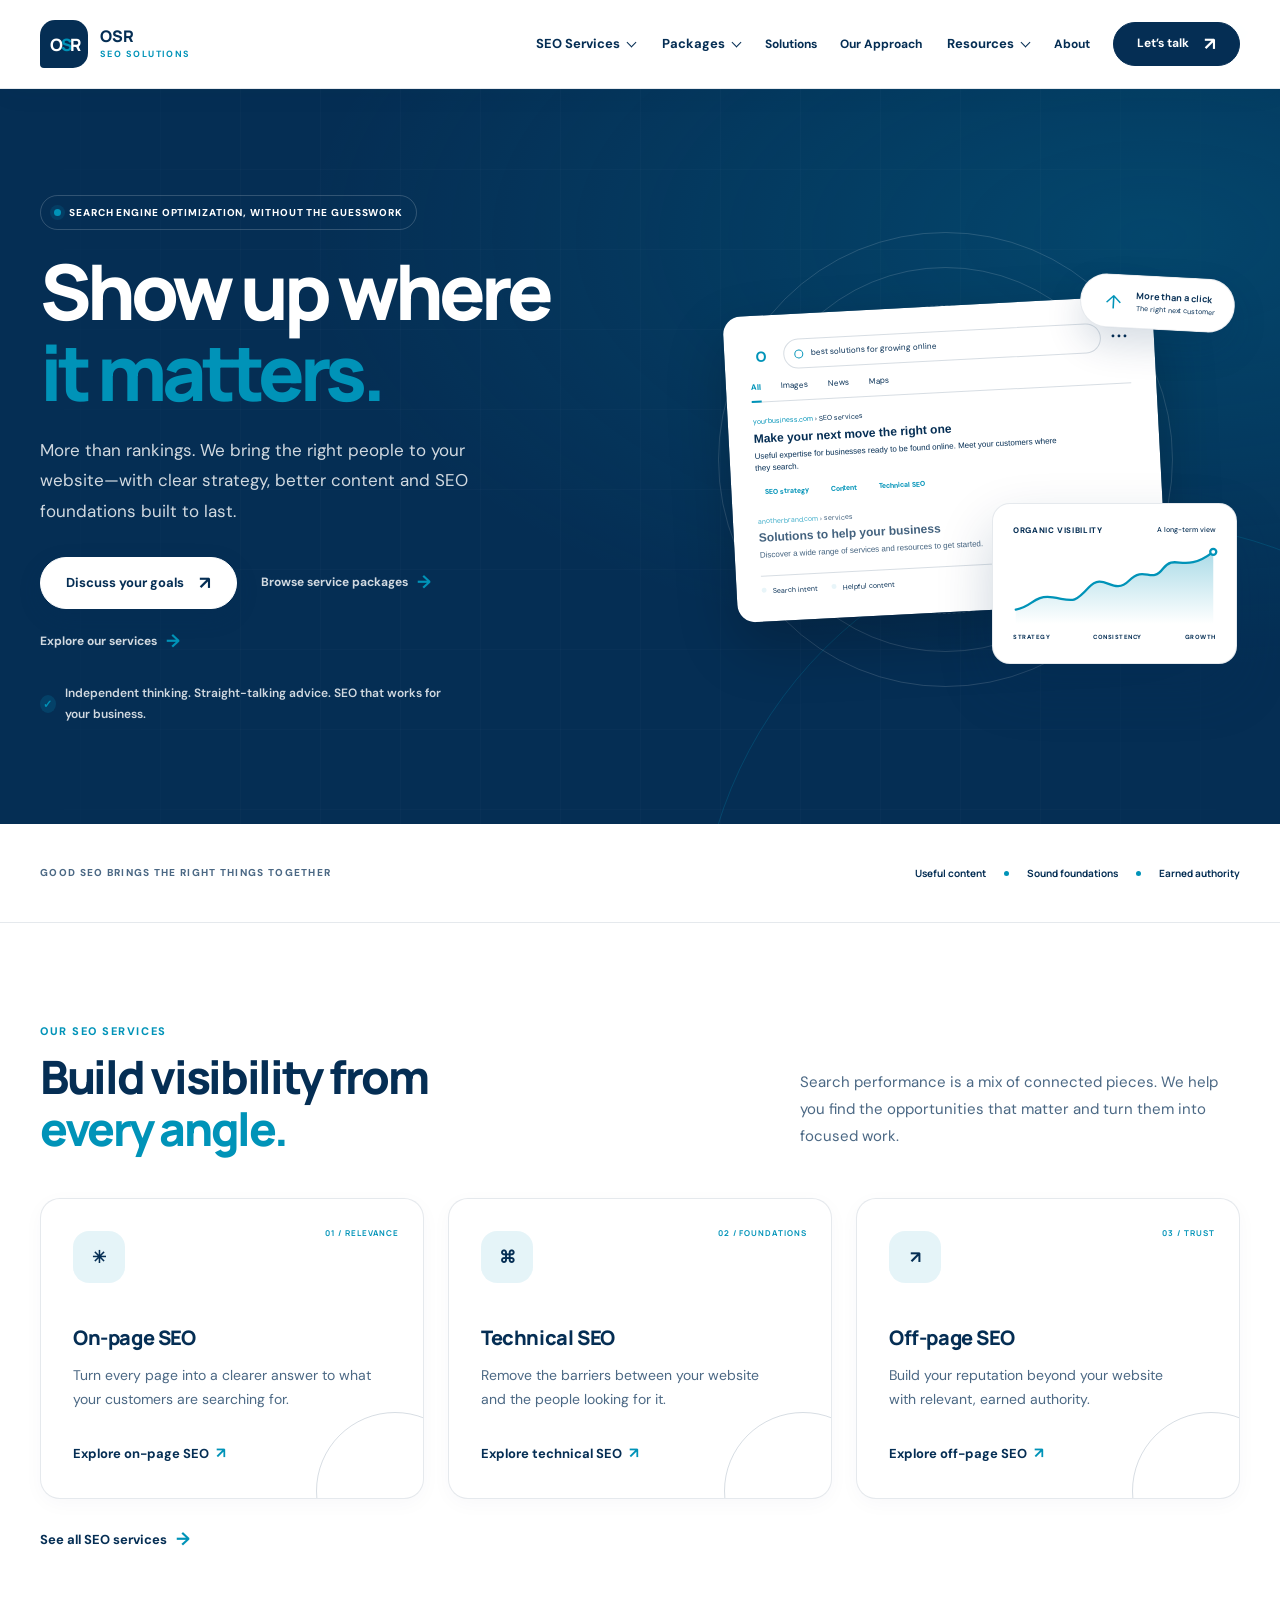
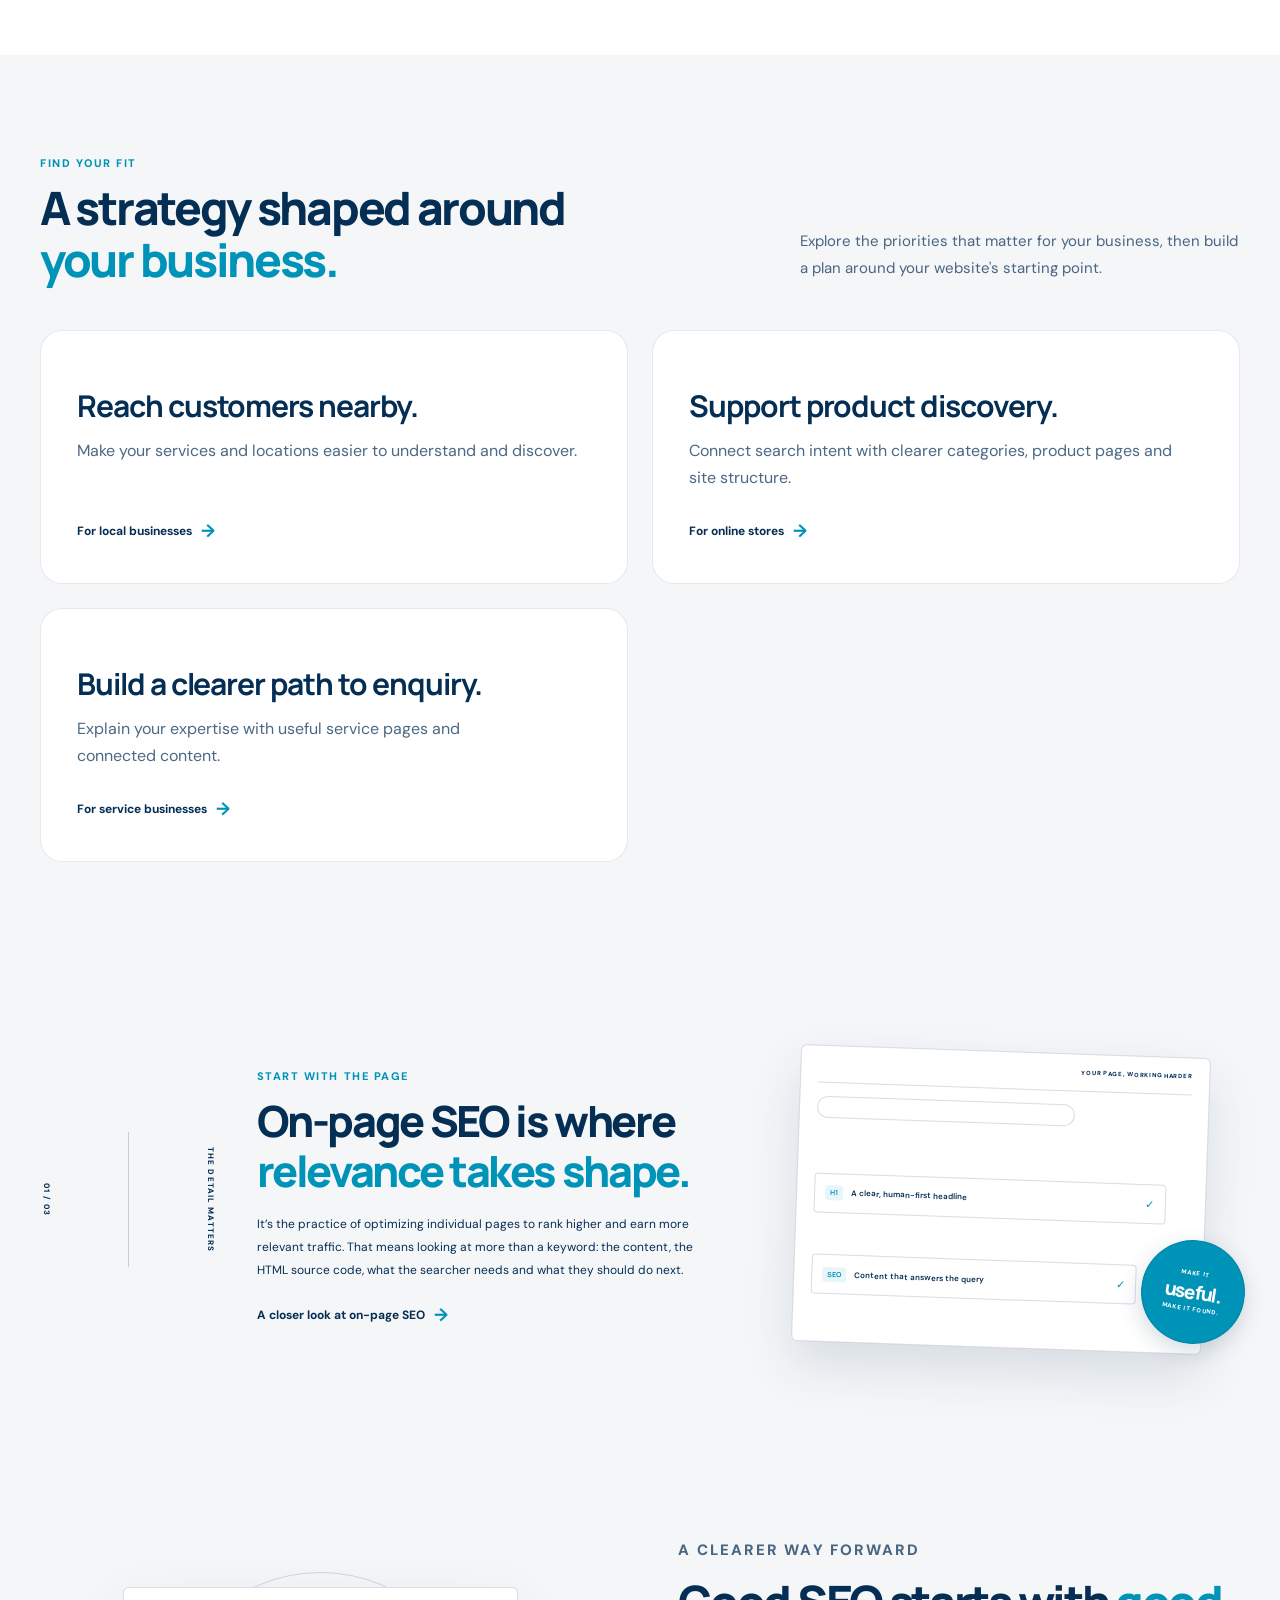
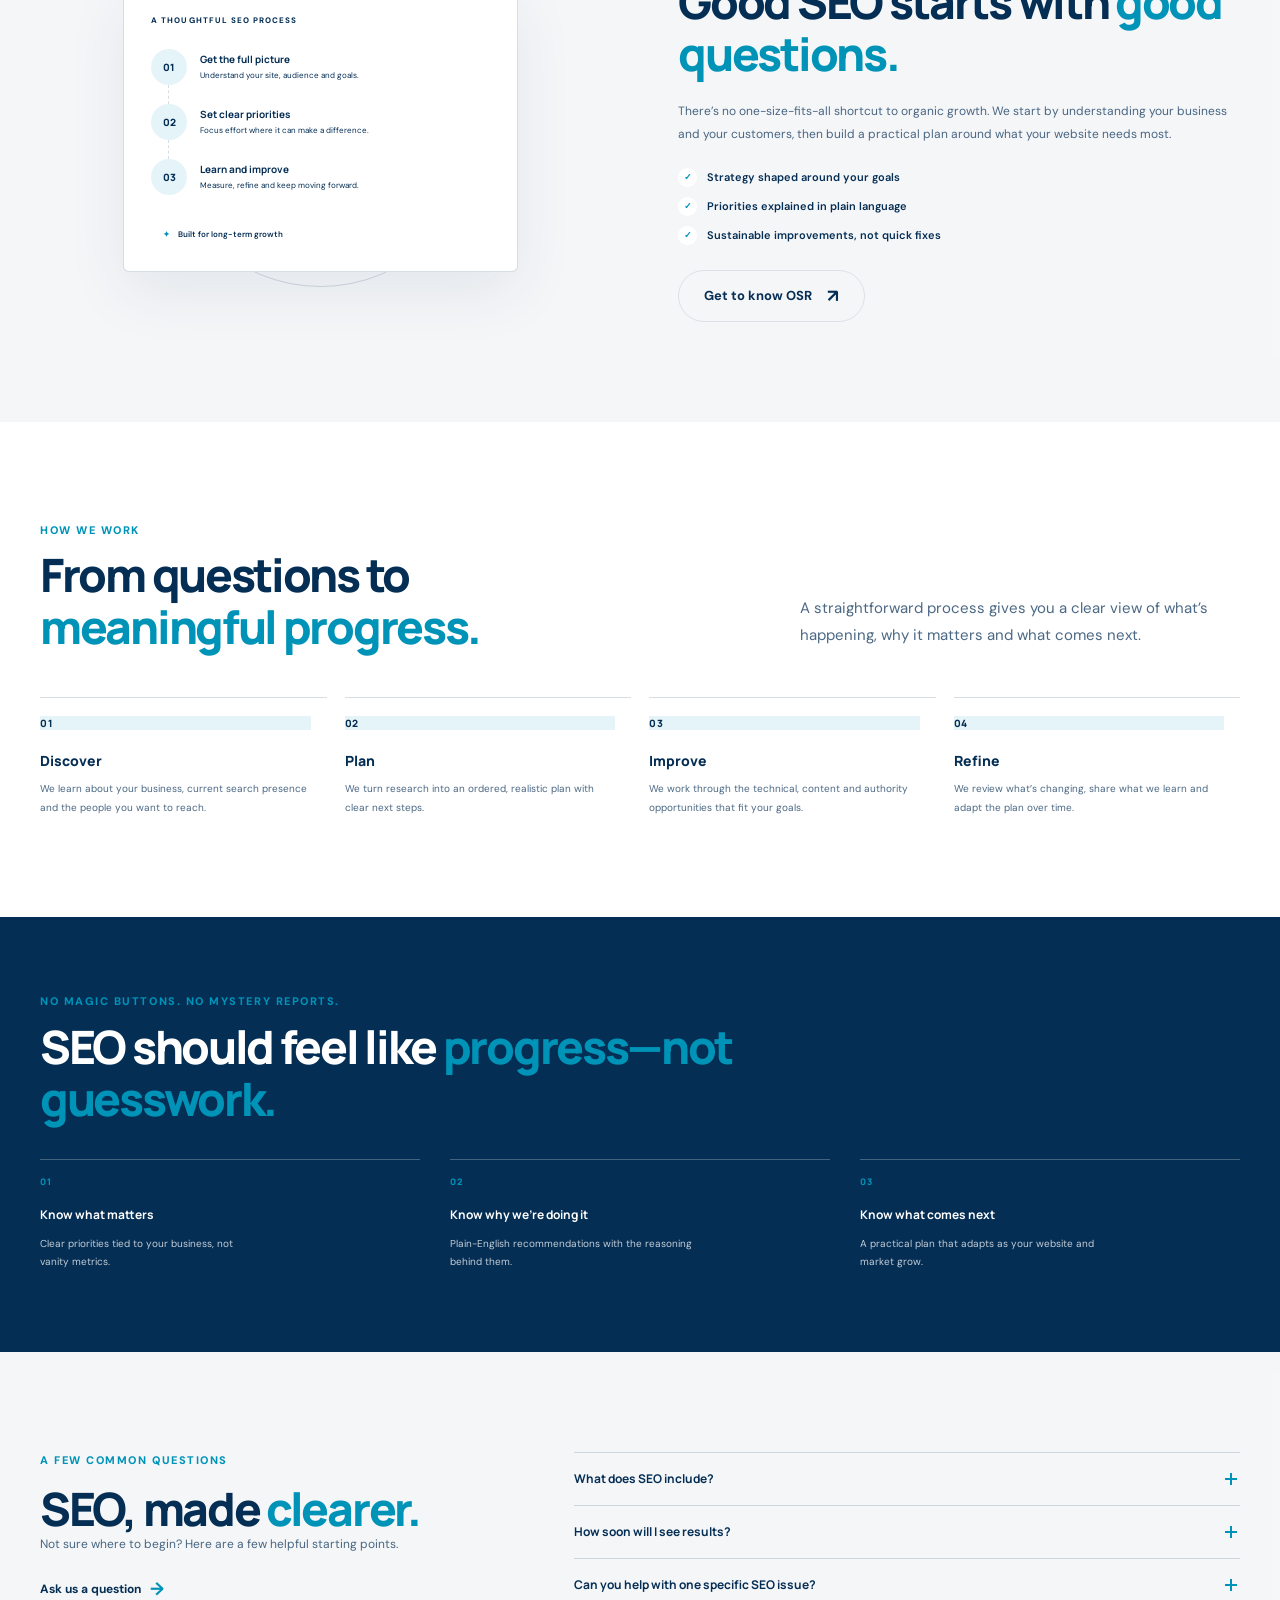
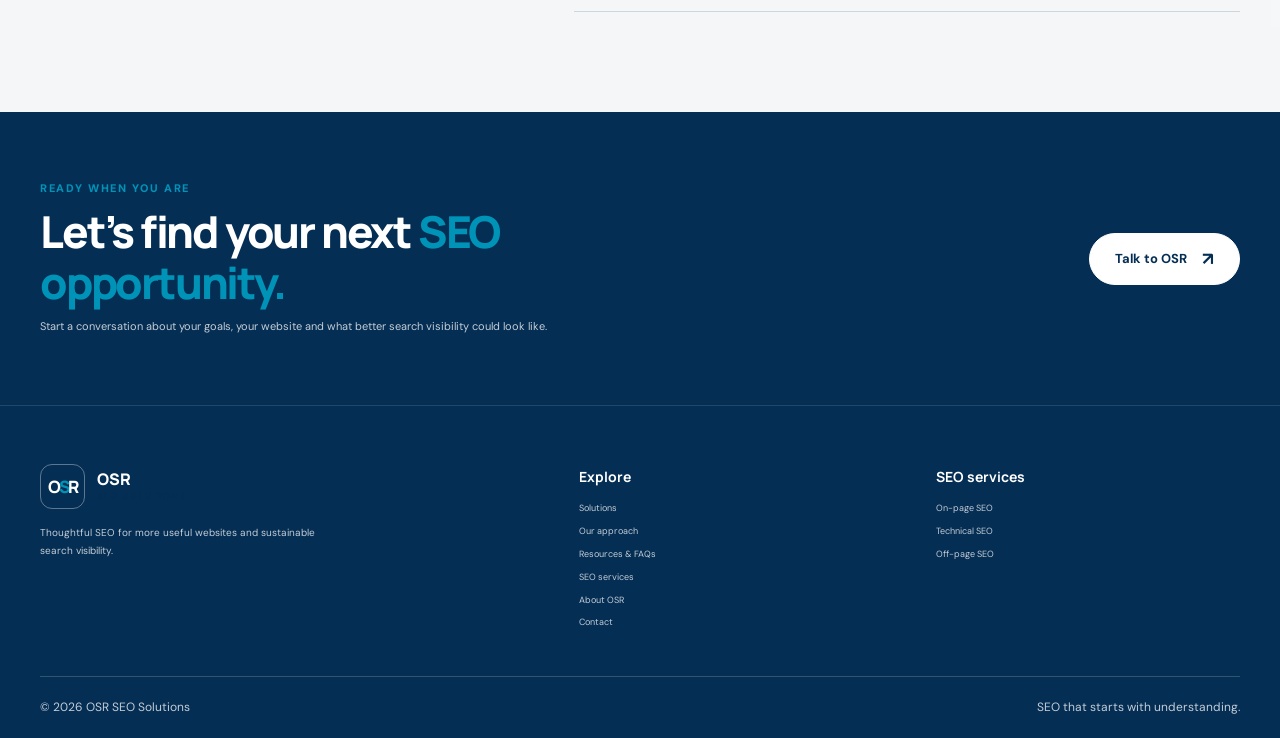
<file: index.html>
<!doctype html>
<html lang="en">
<head>
  <meta charset="utf-8">
  <meta name="robots" content="noindex">
  <meta name="viewport" content="width=device-width, initial-scale=1">
  <meta name="description" content="Practical SEO strategy, content optimization and technical improvements from OSR SEO Solutions. Build sustainable search visibility for your business.">
  <title>OSR SEO Solutions | SEO for sustainable growth</title>
  <link rel="stylesheet" href="styles.css">
  <link rel="stylesheet" href="modern.css">
  <script src="script.js" defer></script>
</head>
<body>
  <a class="skip-link" href="#main">Skip to content</a>
  <header class="site-header">
    <div class="container header-inner">
      <a class="brand" href="index.html" aria-label="OSR SEO Solutions home">
        <span class="brand-mark" aria-hidden="true">O<span>S</span>R</span>
        <span class="brand-name">OSR <span>SEO SOLUTIONS</span></span>
      </a>
      <button class="menu-toggle" type="button" aria-expanded="false" aria-controls="site-nav">
        <span class="sr-only">Toggle navigation</span><span></span><span></span><span></span>
      </button>
      <nav class="site-nav" id="site-nav" aria-label="Main navigation"><details class="nav-dropdown-group"><summary class="nav-dropdown-trigger">SEO Services <span class="nav-chevron" aria-hidden="true"></span></summary><div class="nav-dropdown"><span class="nav-dropdown-label">SEO Services</span><a href="services.html">All SEO services <span aria-hidden="true">&#8599;</span></a><a href="on-page-seo.html">On-page SEO <span aria-hidden="true">&#8599;</span></a><a href="technical-seo.html">Technical SEO <span aria-hidden="true">&#8599;</span></a><a href="off-page-seo.html">Off-page SEO <span aria-hidden="true">&#8599;</span></a><a href="services.html#seo-audits">SEO audits <span aria-hidden="true">&#8599;</span></a><a href="services.html#content-strategy">Content strategy <span aria-hidden="true">&#8599;</span></a><a href="services.html#local-seo">Local SEO <span aria-hidden="true">&#8599;</span></a></div></details><details class="nav-dropdown-group"><summary class="nav-dropdown-trigger">Packages <span class="nav-chevron" aria-hidden="true"></span></summary><div class="nav-dropdown nav-dropdown-wide"><span class="nav-dropdown-label">Packages</span><a href="inventory.html">Browse all packages <span aria-hidden="true">&#8599;</span></a><a href="inventory.html?category=pbn">PBN Links <span aria-hidden="true">&#8599;</span></a><a href="inventory.html?category=edu">.EDU BackLinks <span aria-hidden="true">&#8599;</span></a><a href="inventory.html?category=casino">Casino Niche PBN Links <span aria-hidden="true">&#8599;</span></a><a href="inventory.html?category=diversification">Diversification BackLinks <span aria-hidden="true">&#8599;</span></a><a href="inventory.html?category=expired">Expired Domains <span aria-hidden="true">&#8599;</span></a><a href="inventory.html?category=local">Local SEO <span aria-hidden="true">&#8599;</span></a><a href="inventory.html?category=reviews">Reviews / ORM <span aria-hidden="true">&#8599;</span></a></div></details><a class="nav-link" href="solutions.html">Solutions</a><a class="nav-link" href="approach.html">Our Approach</a><details class="nav-dropdown-group"><summary class="nav-dropdown-trigger">Resources <span class="nav-chevron" aria-hidden="true"></span></summary><div class="nav-dropdown"><span class="nav-dropdown-label">Resources</span><a href="resources.html">SEO guides <span aria-hidden="true">&#8599;</span></a><a href="resources.html#project-checklist">Project checklist <span aria-hidden="true">&#8599;</span></a><a href="resources.html#faqs">FAQs <span aria-hidden="true">&#8599;</span></a></div></details><a class="nav-link" href="about.html">About</a><a class="button button-small nav-cta" href="contact.html">Let&#8217;s talk <span aria-hidden="true">&#8599;</span></a></nav>
    </div>
  </header>

  <main id="main">
    <section class="hero">
      <div class="container hero-grid">
        <div class="hero-copy">
          <p class="eyebrow"><span class="eyebrow-dot"></span> Search engine optimization, without the guesswork</p>
          <h1>Show up where <span>it matters.</span></h1>
          <p class="hero-intro">More than rankings. We bring the right people to your website—with clear strategy, better content and SEO foundations built to last.</p>
          <div class="button-row">
            <a class="button" href="contact.html">Discuss your goals <span aria-hidden="true">↗</span></a>
            <a class="text-link" href="inventory.html">Browse service packages <span aria-hidden="true">→</span></a>
            <a class="text-link" href="services.html">Explore our services <span aria-hidden="true">→</span></a>
          </div>
          <div class="hero-note"><span class="note-icon" aria-hidden="true">✓</span> Independent thinking. Straight-talking advice. SEO that works for your business.</div>
        </div>
        <div class="hero-visual" aria-label="Illustration showing how a website can appear in search results">
          <div class="hero-grid-lines" aria-hidden="true"></div>
          <div class="search-art">
            <div class="search-art-top"><span class="search-art-logo">O</span><span class="search-art-search"><span class="search-art-lens"></span> best solutions for growing online</span><span class="search-art-menu">•••</span></div>
            <div class="search-art-tabs"><span class="selected">All</span><span>Images</span><span>News</span><span>Maps</span></div>
            <div class="search-result"><small>yourbusiness.com <span>› SEO services</span></small><strong>Make your next move the right one</strong><p>Useful expertise for businesses ready to be found online. Meet your customers where they search.</p><div class="search-tags"><span>SEO strategy</span><span>Content</span><span>Technical SEO</span></div></div>
            <div class="search-result search-result-muted"><small>anotherbrand.com <span>› services</span></small><strong>Solutions to help your business</strong><p>Discover a wide range of services and resources to get started.</p></div>
            <div class="result-footer"><span><i></i> Search intent</span><span><i></i> Helpful content</span></div>
          </div>
          <div class="growth-card">
            <div class="growth-head"><span>ORGANIC VISIBILITY</span><span class="growth-period">A long-term view</span></div>
            <svg class="growth-chart" viewBox="0 0 260 104" role="img" aria-label="Illustrative rising search visibility graph">
              <defs><linearGradient id="area-fill" x1="0" x2="0" y1="0" y2="1"><stop offset="0" stop-color="#0093b8" stop-opacity=".33"/><stop offset="1" stop-color="#0093b8" stop-opacity="0"/></linearGradient></defs>
              <path class="chart-area" d="M0 85 C22 82 23 65 49 69 S76 78 96 56 S128 68 149 47 S178 52 194 31 S221 39 260 9 V104 H0Z"/>
              <path class="chart-line" d="M0 85 C22 82 23 65 49 69 S76 78 96 56 S128 68 149 47 S178 52 194 31 S221 39 260 9"/>
              <circle class="chart-point" cx="260" cy="9" r="4"/>
            </svg>
            <div class="growth-labels"><span>STRATEGY</span><span>CONSISTENCY</span><span>GROWTH</span></div>
          </div>
          <div class="hero-sticker"><span class="sticker-mark">↑</span><span><strong>More than a click</strong><small>The right next customer</small></span></div>
        </div>
      </div>
    </section>

    <section class="logo-strip" aria-label="SEO approach">
      <div class="container logo-strip-inner"><span>GOOD SEO BRINGS THE RIGHT THINGS TOGETHER</span><div><b>Useful content</b><i></i><b>Sound foundations</b><i></i><b>Earned authority</b></div></div>
    </section>

    <section class="section section-white">
      <div class="container">
        <div class="section-heading">
          <div><p class="eyebrow">Our SEO services</p><h2>Build visibility from <span>every angle.</span></h2></div>
          <p>Search performance is a mix of connected pieces. We help you find the opportunities that matter and turn them into focused work.</p>
        </div>
        <div class="service-grid">
          <a class="service-card" href="on-page-seo.html"><span class="card-icon icon-content" aria-hidden="true">✳</span><span class="card-number">01 / RELEVANCE</span><h3>On-page SEO</h3><p>Turn every page into a clearer answer to what your customers are searching for.</p><span class="card-link">Explore on-page SEO <b aria-hidden="true">↗</b></span></a>
          <a class="service-card" href="technical-seo.html"><span class="card-icon icon-technical" aria-hidden="true">⌘</span><span class="card-number">02 / FOUNDATIONS</span><h3>Technical SEO</h3><p>Remove the barriers between your website and the people looking for it.</p><span class="card-link">Explore technical SEO <b aria-hidden="true">↗</b></span></a>
          <a class="service-card" href="off-page-seo.html"><span class="card-icon icon-authority" aria-hidden="true">↗</span><span class="card-number">03 / TRUST</span><h3>Off-page SEO</h3><p>Build your reputation beyond your website with relevant, earned authority.</p><span class="card-link">Explore off-page SEO <b aria-hidden="true">↗</b></span></a>
        </div>
        <a class="text-link section-link" href="services.html">See all SEO services <span aria-hidden="true">→</span></a>
      </div>
    </section>

    <section class="section section-tint"><div class="container"><div class="section-heading"><div><p class="eyebrow">Find your fit</p><h2>A strategy shaped around <span>your business.</span></h2></div><p>Explore the priorities that matter for your business, then build a plan around your website's starting point.</p></div><div class="expanded-grid"><article class="expanded-card" id="home-local"><span class="card-number">01 / LOCAL</span><h2>Reach customers nearby.</h2><p>Make your services and locations easier to understand and discover.</p><a class="text-link" href="solutions.html#local-businesses">For local businesses <span aria-hidden="true">&#8594;</span></a></article><article class="expanded-card" id="home-store"><span class="card-number">02 / ECOMMERCE</span><h2>Support product discovery.</h2><p>Connect search intent with clearer categories, product pages and site structure.</p><a class="text-link" href="solutions.html#online-stores">For online stores <span aria-hidden="true">&#8594;</span></a></article><article class="expanded-card" id="home-services"><span class="card-number">03 / SERVICES</span><h2>Build a clearer path to enquiry.</h2><p>Explain your expertise with useful service pages and connected content.</p><a class="text-link" href="solutions.html#service-businesses">For service businesses <span aria-hidden="true">&#8594;</span></a></article></div></div></section><section class="editorial-section">
      <div class="container editorial-grid">
        <div class="editorial-kicker"><span>THE DETAIL MATTERS</span><span class="editorial-rule"></span><span>01 / 03</span></div>
        <div class="editorial-copy"><p class="eyebrow">Start with the page</p><h2>On-page SEO is where <span>relevance takes shape.</span></h2><p>It’s the practice of optimizing individual pages to rank higher and earn more relevant traffic. That means looking at more than a keyword: the content, the HTML source code, what the searcher needs and what they should do next.</p><a class="text-link" href="on-page-seo.html">A closer look at on-page SEO <span aria-hidden="true">→</span></a></div>
        <div class="editorial-art" aria-hidden="true">
          <div class="editorial-browser"><div class="browser-dots"><i></i><i></i><i></i><span>YOUR PAGE, WORKING HARDER</span></div><div class="browser-search"></div><div class="browser-title-line"></div><div class="browser-line browser-line-short"></div><div class="browser-highlight"><b>H1</b><span>A clear, human-first headline</span><em>✓</em></div><div class="browser-line"></div><div class="browser-line browser-line-medium"></div><div class="browser-highlight browser-highlight-muted"><b>SEO</b><span>Content that answers the query</span><em>✓</em></div><div class="browser-line browser-line-short"></div></div>
          <div class="editorial-stamp"><span>MAKE IT</span><strong>useful.</strong><span>MAKE IT FOUND.</span></div>
        </div>
      </div>
    </section>

    <section class="section section-tint">
      <div class="container split-section">
        <div class="split-visual">
          <div class="strategy-card">
            <span class="mini-label">A thoughtful SEO process</span>
            <div class="strategy-line"><span class="strategy-badge">01</span><span><strong>Get the full picture</strong><small>Understand your site, audience and goals.</small></span></div>
            <div class="strategy-connector"></div>
            <div class="strategy-line"><span class="strategy-badge">02</span><span><strong>Set clear priorities</strong><small>Focus effort where it can make a difference.</small></span></div>
            <div class="strategy-connector"></div>
            <div class="strategy-line"><span class="strategy-badge">03</span><span><strong>Learn and improve</strong><small>Measure, refine and keep moving forward.</small></span></div>
            <div class="strategy-bottom"><span aria-hidden="true">✦</span> Built for long-term growth</div>
          </div>
          <div class="visual-decoration" aria-hidden="true"></div>
        </div>
        <div class="split-copy">
          <p class="eyebrow">A clearer way forward</p>
          <h2>Good SEO starts with <span>good questions.</span></h2>
          <p>There’s no one-size-fits-all shortcut to organic growth. We start by understanding your business and your customers, then build a practical plan around what your website needs most.</p>
          <ul class="check-list"><li><span>✓</span> Strategy shaped around your goals</li><li><span>✓</span> Priorities explained in plain language</li><li><span>✓</span> Sustainable improvements, not quick fixes</li></ul>
          <a class="button button-outline" href="about.html">Get to know OSR <span aria-hidden="true">↗</span></a>
        </div>
      </div>
    </section>

    <section class="section section-white">
      <div class="container">
        <div class="section-heading process-heading"><div><p class="eyebrow">How we work</p><h2>From questions to <span>meaningful progress.</span></h2></div><p>A straightforward process gives you a clear view of what’s happening, why it matters and what comes next.</p></div>
        <div class="process-grid">
          <article class="process-step"><span class="process-count">01</span><h3>Discover</h3><p>We learn about your business, current search presence and the people you want to reach.</p></article>
          <article class="process-step"><span class="process-count">02</span><h3>Plan</h3><p>We turn research into an ordered, realistic plan with clear next steps.</p></article>
          <article class="process-step"><span class="process-count">03</span><h3>Improve</h3><p>We work through the technical, content and authority opportunities that fit your goals.</p></article>
          <article class="process-step"><span class="process-count">04</span><h3>Refine</h3><p>We review what’s changing, share what we learn and adapt the plan over time.</p></article>
        </div>
      </div>
    </section>

    <section class="principles-band"><div class="container principles-inner"><p class="eyebrow eyebrow-light">No magic buttons. No mystery reports.</p><h2>SEO should feel like <span>progress—not guesswork.</span></h2><div class="principles-grid"><div><span>01</span><strong>Know what matters</strong><p>Clear priorities tied to your business, not vanity metrics.</p></div><div><span>02</span><strong>Know why we’re doing it</strong><p>Plain-English recommendations with the reasoning behind them.</p></div><div><span>03</span><strong>Know what comes next</strong><p>A practical plan that adapts as your website and market grow.</p></div></div></div></section>

    <section class="section faq-section">
      <div class="container faq-layout">
        <div><p class="eyebrow">A few common questions</p><h2>SEO, made <span>clearer.</span></h2><p class="faq-intro">Not sure where to begin? Here are a few helpful starting points.</p><a class="text-link" href="contact.html">Ask us a question <span aria-hidden="true">→</span></a></div>
        <div class="faq-list">
          <details><summary>What does SEO include?<span aria-hidden="true"></span></summary><p>SEO can include keyword and audience research, on-page content improvements, technical website work, local search and off-page authority building. The right mix depends on your site and goals.</p></details>
          <details><summary>How soon will I see results?<span aria-hidden="true"></span></summary><p>SEO is an ongoing process, and timing varies with your website, competition and the work involved. We focus on making sound improvements and monitoring progress rather than promising a fixed ranking or timeline.</p></details>
          <details><summary>Can you help with one specific SEO issue?<span aria-hidden="true"></span></summary><p>Yes. You can start with a focused SEO audit or a specific service, then decide whether broader ongoing support makes sense for your business.</p></details>
        </div>
      </div>
    </section>

    <section class="cta-section"><div class="container cta-inner"><div><p class="eyebrow eyebrow-light">Ready when you are</p><h2>Let’s find your next <span>SEO opportunity.</span></h2><p>Start a conversation about your goals, your website and what better search visibility could look like.</p></div><a class="button button-light" href="contact.html">Talk to OSR <span aria-hidden="true">↗</span></a></div></section>
  </main>

  <footer class="site-footer">
    <div class="container footer-main">
      <div class="footer-brand"><a class="brand brand-light" href="index.html"><span class="brand-mark" aria-hidden="true">O<span>S</span>R</span><span class="brand-name">OSR <span>SEO SOLUTIONS</span></span></a><p>Thoughtful SEO for more useful websites and sustainable search visibility.</p></div>
      <div class="footer-column"><h2>Explore</h2><a href="solutions.html">Solutions</a><a href="approach.html">Our approach</a><a href="resources.html">Resources &amp; FAQs</a><a href="services.html">SEO services</a><a href="about.html">About OSR</a><a href="contact.html">Contact</a></div>
      <div class="footer-column"><h2>SEO services</h2><a href="on-page-seo.html">On-page SEO</a><a href="technical-seo.html">Technical SEO</a><a href="off-page-seo.html">Off-page SEO</a></div>
    </div>
    <div class="container footer-bottom"><span>© <span data-current-year>2026</span> OSR SEO Solutions</span><span>SEO that starts with understanding.</span></div>
  </footer>
</body>
</html>
</file>
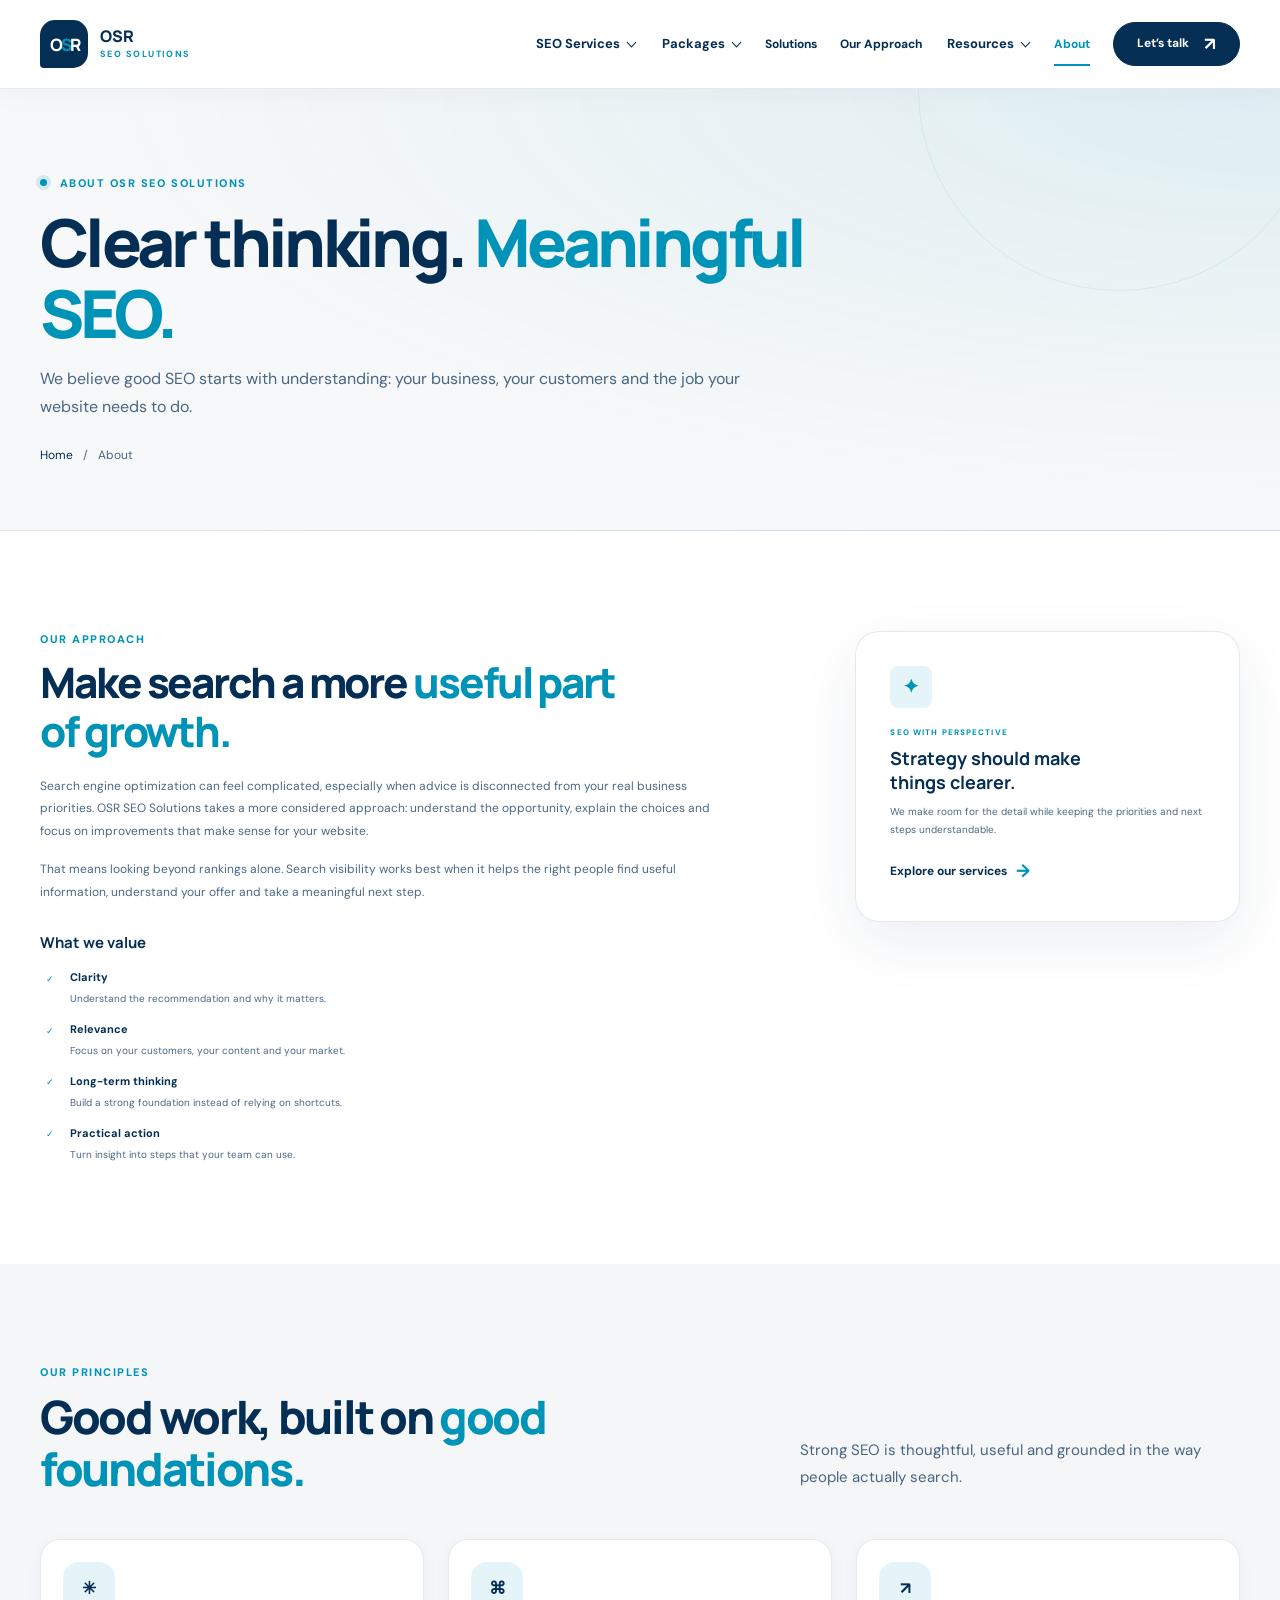
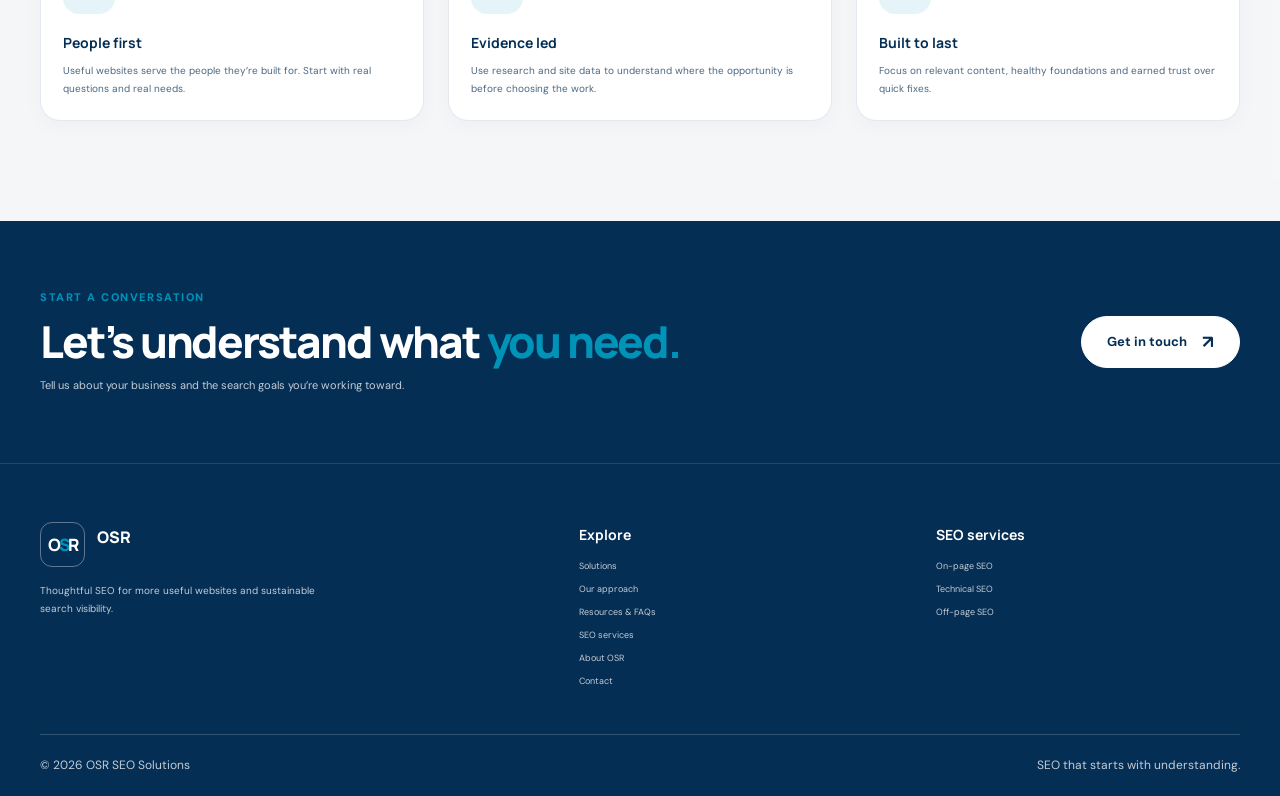
<file: about.html>
<!doctype html>
<html lang="en">
<head>
  <meta charset="utf-8">
  <meta name="robots" content="noindex"><meta name="viewport" content="width=device-width, initial-scale=1">
  <meta name="description" content="Get to know OSR SEO Solutions: a practical, transparent approach to SEO strategy and sustainable organic growth.">
  <title>About OSR | OSR SEO Solutions</title><link rel="stylesheet" href="styles.css">
  <link rel="stylesheet" href="modern.css"><script src="script.js" defer></script>
</head>
<body>
  <a class="skip-link" href="#main">Skip to content</a>
  <header class="site-header"><div class="container header-inner"><a class="brand" href="index.html" aria-label="OSR SEO Solutions home"><span class="brand-mark" aria-hidden="true">O<span>S</span>R</span><span class="brand-name">OSR <span>SEO SOLUTIONS</span></span></a><button class="menu-toggle" type="button" aria-expanded="false" aria-controls="site-nav"><span class="sr-only">Toggle navigation</span><span></span><span></span><span></span></button><nav class="site-nav" id="site-nav" aria-label="Main navigation"><details class="nav-dropdown-group"><summary class="nav-dropdown-trigger">SEO Services <span class="nav-chevron" aria-hidden="true"></span></summary><div class="nav-dropdown"><span class="nav-dropdown-label">SEO Services</span><a href="services.html">All SEO services <span aria-hidden="true">&#8599;</span></a><a href="on-page-seo.html">On-page SEO <span aria-hidden="true">&#8599;</span></a><a href="technical-seo.html">Technical SEO <span aria-hidden="true">&#8599;</span></a><a href="off-page-seo.html">Off-page SEO <span aria-hidden="true">&#8599;</span></a><a href="services.html#seo-audits">SEO audits <span aria-hidden="true">&#8599;</span></a><a href="services.html#content-strategy">Content strategy <span aria-hidden="true">&#8599;</span></a><a href="services.html#local-seo">Local SEO <span aria-hidden="true">&#8599;</span></a></div></details><details class="nav-dropdown-group"><summary class="nav-dropdown-trigger">Packages <span class="nav-chevron" aria-hidden="true"></span></summary><div class="nav-dropdown nav-dropdown-wide"><span class="nav-dropdown-label">Packages</span><a href="inventory.html">Browse all packages <span aria-hidden="true">&#8599;</span></a><a href="inventory.html?category=pbn">PBN Links <span aria-hidden="true">&#8599;</span></a><a href="inventory.html?category=edu">.EDU BackLinks <span aria-hidden="true">&#8599;</span></a><a href="inventory.html?category=casino">Casino Niche PBN Links <span aria-hidden="true">&#8599;</span></a><a href="inventory.html?category=diversification">Diversification BackLinks <span aria-hidden="true">&#8599;</span></a><a href="inventory.html?category=expired">Expired Domains <span aria-hidden="true">&#8599;</span></a><a href="inventory.html?category=local">Local SEO <span aria-hidden="true">&#8599;</span></a><a href="inventory.html?category=reviews">Reviews / ORM <span aria-hidden="true">&#8599;</span></a></div></details><a class="nav-link" href="solutions.html">Solutions</a><a class="nav-link" href="approach.html">Our Approach</a><details class="nav-dropdown-group"><summary class="nav-dropdown-trigger">Resources <span class="nav-chevron" aria-hidden="true"></span></summary><div class="nav-dropdown"><span class="nav-dropdown-label">Resources</span><a href="resources.html">SEO guides <span aria-hidden="true">&#8599;</span></a><a href="resources.html#project-checklist">Project checklist <span aria-hidden="true">&#8599;</span></a><a href="resources.html#faqs">FAQs <span aria-hidden="true">&#8599;</span></a></div></details><a class="nav-link active" href="about.html" aria-current="page">About</a><a class="button button-small nav-cta" href="contact.html">Let&#8217;s talk <span aria-hidden="true">&#8599;</span></a></nav></div></header>
  <main id="main">
    <section class="page-hero"><div class="container page-hero-inner"><p class="eyebrow"><span class="eyebrow-dot"></span> About OSR SEO Solutions</p><h1>Clear thinking. <span>Meaningful SEO.</span></h1><p>We believe good SEO starts with understanding: your business, your customers and the job your website needs to do.</p><div class="breadcrumbs"><a href="index.html">Home</a><span aria-hidden="true">/</span><span>About</span></div></div></section>
    <section class="section section-white"><div class="container detail-layout"><article class="detail-copy"><p class="eyebrow">Our approach</p><h2>Make search a more <span>useful part of growth.</span></h2><p>Search engine optimization can feel complicated, especially when advice is disconnected from your real business priorities. OSR SEO Solutions takes a more considered approach: understand the opportunity, explain the choices and focus on improvements that make sense for your website.</p><p>That means looking beyond rankings alone. Search visibility works best when it helps the right people find useful information, understand your offer and take a meaningful next step.</p><h3>What we value</h3><ul class="detail-list"><li><span>✓</span><span><strong>Clarity</strong>Understand the recommendation and why it matters.</span></li><li><span>✓</span><span><strong>Relevance</strong>Focus on your customers, your content and your market.</span></li><li><span>✓</span><span><strong>Long-term thinking</strong>Build a strong foundation instead of relying on shortcuts.</span></li><li><span>✓</span><span><strong>Practical action</strong>Turn insight into steps that your team can use.</span></li></ul></article><aside class="detail-aside"><span class="aside-icon icon-authority" aria-hidden="true">✦</span><p class="eyebrow">SEO with perspective</p><h3>Strategy should make things clearer.</h3><p>We make room for the detail while keeping the priorities and next steps understandable.</p><a class="text-link" href="services.html">Explore our services <span aria-hidden="true">→</span></a></aside></div></section>
    <section class="section section-tint"><div class="container"><div class="section-heading"><div><p class="eyebrow">Our principles</p><h2>Good work, built on <span>good foundations.</span></h2></div><p>Strong SEO is thoughtful, useful and grounded in the way people actually search.</p></div><div class="value-grid"><article class="value-card"><span class="card-icon icon-content" aria-hidden="true">✳</span><h3>People first</h3><p>Useful websites serve the people they’re built for. Start with real questions and real needs.</p></article><article class="value-card"><span class="card-icon icon-technical" aria-hidden="true">⌘</span><h3>Evidence led</h3><p>Use research and site data to understand where the opportunity is before choosing the work.</p></article><article class="value-card"><span class="card-icon icon-authority" aria-hidden="true">↗</span><h3>Built to last</h3><p>Focus on relevant content, healthy foundations and earned trust over quick fixes.</p></article></div></div></section>
    <section class="cta-section"><div class="container cta-inner"><div><p class="eyebrow eyebrow-light">Start a conversation</p><h2>Let’s understand what <span>you need.</span></h2><p>Tell us about your business and the search goals you’re working toward.</p></div><a class="button button-light" href="contact.html">Get in touch <span aria-hidden="true">↗</span></a></div></section>
  </main>
  <footer class="site-footer"><div class="container footer-main"><div class="footer-brand"><a class="brand brand-light" href="index.html"><span class="brand-mark" aria-hidden="true">O<span>S</span>R</span><span class="brand-name">OSR <span>SEO SOLUTIONS</span></span></a><p>Thoughtful SEO for more useful websites and sustainable search visibility.</p></div><div class="footer-column"><h2>Explore</h2><a href="solutions.html">Solutions</a><a href="approach.html">Our approach</a><a href="resources.html">Resources &amp; FAQs</a><a href="services.html">SEO services</a><a href="about.html">About OSR</a><a href="contact.html">Contact</a></div><div class="footer-column"><h2>SEO services</h2><a href="on-page-seo.html">On-page SEO</a><a href="technical-seo.html">Technical SEO</a><a href="off-page-seo.html">Off-page SEO</a></div></div><div class="container footer-bottom"><span>© <span data-current-year>2026</span> OSR SEO Solutions</span><span>SEO that starts with understanding.</span></div></footer>
</body></html>
</file>
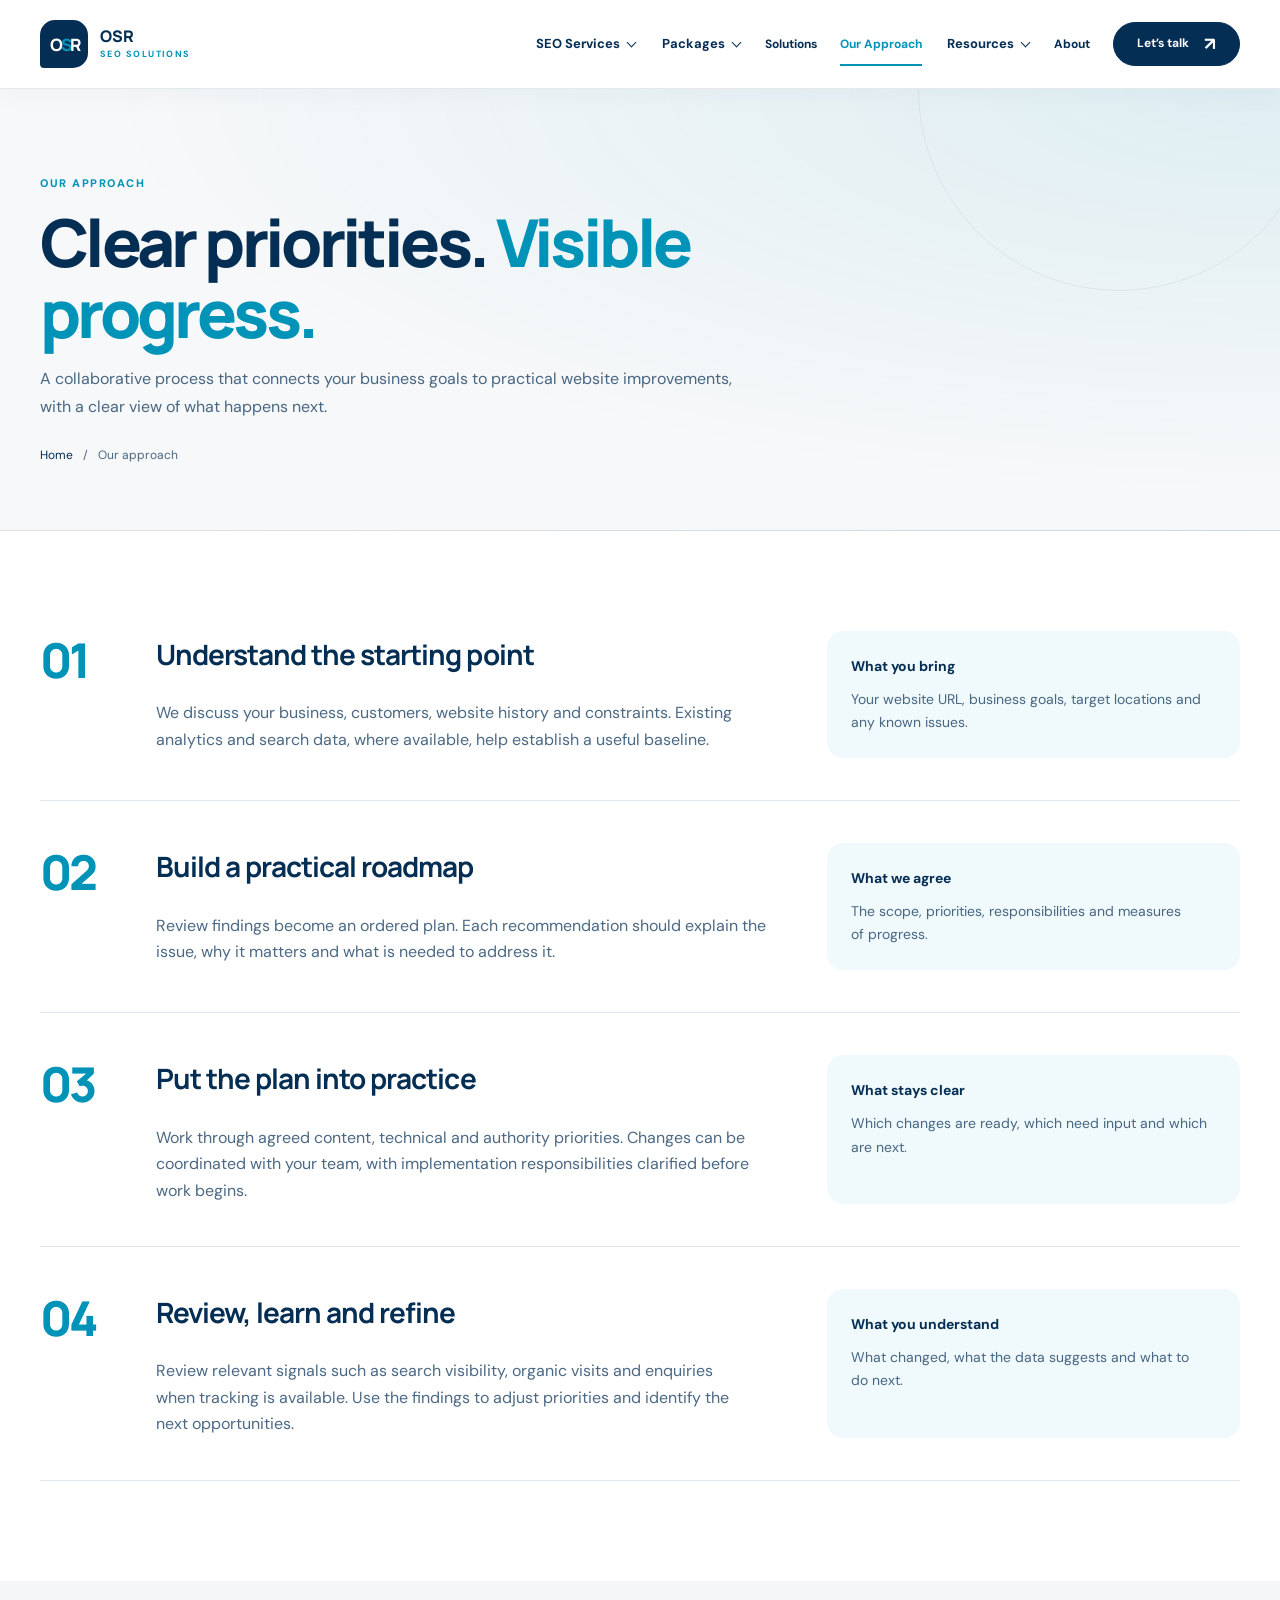
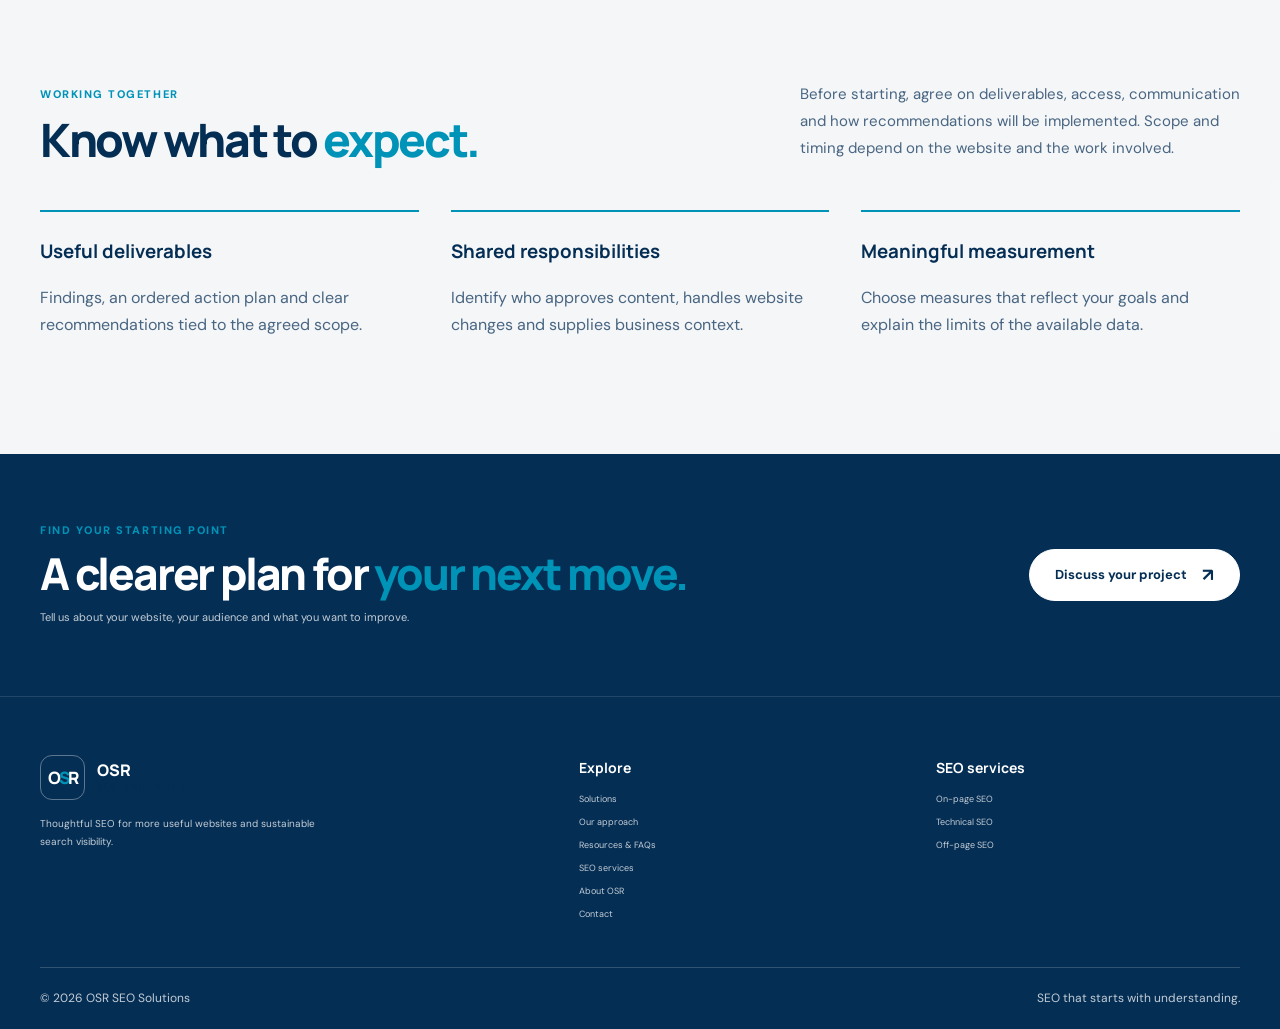
<file: approach.html>
<!doctype html>
<html lang="en">
<head>
  <meta charset="utf-8">
  <meta name="robots" content="noindex">
  <meta name="viewport" content="width=device-width, initial-scale=1">
  <meta name="description" content="See how discovery, prioritization, implementation and reporting fit into an SEO project.">
  <title>Our approach | OSR SEO Solutions</title>
  <link rel="stylesheet" href="styles.css">
  <link rel="stylesheet" href="modern.css">
  <script src="script.js" defer></script>
</head>
<body>
  <a class="skip-link" href="#main">Skip to content</a>
  <header class="site-header">
    <div class="container header-inner">
      <a class="brand" href="index.html" aria-label="OSR SEO Solutions home">
        <span class="brand-mark" aria-hidden="true">O<span>S</span>R</span>
        <span class="brand-name">OSR <span>SEO SOLUTIONS</span></span>
      </a>
      <button class="menu-toggle" type="button" aria-expanded="false" aria-controls="site-nav">
        <span class="sr-only">Toggle navigation</span><span></span><span></span><span></span>
      </button>
      <nav class="site-nav" id="site-nav" aria-label="Main navigation"><details class="nav-dropdown-group"><summary class="nav-dropdown-trigger">SEO Services <span class="nav-chevron" aria-hidden="true"></span></summary><div class="nav-dropdown"><span class="nav-dropdown-label">SEO Services</span><a href="services.html">All SEO services <span aria-hidden="true">&#8599;</span></a><a href="on-page-seo.html">On-page SEO <span aria-hidden="true">&#8599;</span></a><a href="technical-seo.html">Technical SEO <span aria-hidden="true">&#8599;</span></a><a href="off-page-seo.html">Off-page SEO <span aria-hidden="true">&#8599;</span></a><a href="services.html#seo-audits">SEO audits <span aria-hidden="true">&#8599;</span></a><a href="services.html#content-strategy">Content strategy <span aria-hidden="true">&#8599;</span></a><a href="services.html#local-seo">Local SEO <span aria-hidden="true">&#8599;</span></a></div></details><details class="nav-dropdown-group"><summary class="nav-dropdown-trigger">Packages <span class="nav-chevron" aria-hidden="true"></span></summary><div class="nav-dropdown nav-dropdown-wide"><span class="nav-dropdown-label">Packages</span><a href="inventory.html">Browse all packages <span aria-hidden="true">&#8599;</span></a><a href="inventory.html?category=pbn">PBN Links <span aria-hidden="true">&#8599;</span></a><a href="inventory.html?category=edu">.EDU BackLinks <span aria-hidden="true">&#8599;</span></a><a href="inventory.html?category=casino">Casino Niche PBN Links <span aria-hidden="true">&#8599;</span></a><a href="inventory.html?category=diversification">Diversification BackLinks <span aria-hidden="true">&#8599;</span></a><a href="inventory.html?category=expired">Expired Domains <span aria-hidden="true">&#8599;</span></a><a href="inventory.html?category=local">Local SEO <span aria-hidden="true">&#8599;</span></a><a href="inventory.html?category=reviews">Reviews / ORM <span aria-hidden="true">&#8599;</span></a></div></details><a class="nav-link" href="solutions.html">Solutions</a><a class="nav-link active" href="approach.html" aria-current="page">Our Approach</a><details class="nav-dropdown-group"><summary class="nav-dropdown-trigger">Resources <span class="nav-chevron" aria-hidden="true"></span></summary><div class="nav-dropdown"><span class="nav-dropdown-label">Resources</span><a href="resources.html">SEO guides <span aria-hidden="true">&#8599;</span></a><a href="resources.html#project-checklist">Project checklist <span aria-hidden="true">&#8599;</span></a><a href="resources.html#faqs">FAQs <span aria-hidden="true">&#8599;</span></a></div></details><a class="nav-link" href="about.html">About</a><a class="button button-small nav-cta" href="contact.html">Let&#8217;s talk <span aria-hidden="true">&#8599;</span></a></nav>
    </div>
  </header>

  <main id="main"><section class="page-hero"><div class="container page-hero-inner"><p class="eyebrow">Our approach</p><h1>Clear priorities. <span>Visible progress.</span></h1><p>A collaborative process that connects your business goals to practical website improvements, with a clear view of what happens next.</p><div class="breadcrumbs"><a href="index.html">Home</a><span aria-hidden="true">/</span><span>Our approach</span></div></div></section><section class="section"><div class="container journey-list"><article class="journey-step" id="discovery"><span class="journey-number">01</span><div><h2>Understand the starting point</h2><p>We discuss your business, customers, website history and constraints. Existing analytics and search data, where available, help establish a useful baseline.</p></div><aside><strong>What you bring</strong><p>Your website URL, business goals, target locations and any known issues.</p></aside></article><article class="journey-step" id="roadmap"><span class="journey-number">02</span><div><h2>Build a practical roadmap</h2><p>Review findings become an ordered plan. Each recommendation should explain the issue, why it matters and what is needed to address it.</p></div><aside><strong>What we agree</strong><p>The scope, priorities, responsibilities and measures of progress.</p></aside></article><article class="journey-step" id="implementation"><span class="journey-number">03</span><div><h2>Put the plan into practice</h2><p>Work through agreed content, technical and authority priorities. Changes can be coordinated with your team, with implementation responsibilities clarified before work begins.</p></div><aside><strong>What stays clear</strong><p>Which changes are ready, which need input and which are next.</p></aside></article><article class="journey-step" id="reporting"><span class="journey-number">04</span><div><h2>Review, learn and refine</h2><p>Review relevant signals such as search visibility, organic visits and enquiries when tracking is available. Use the findings to adjust priorities and identify the next opportunities.</p></div><aside><strong>What you understand</strong><p>What changed, what the data suggests and what to do next.</p></aside></article></div></section><section class="section section-tint"><div class="container"><div class="section-heading"><div><p class="eyebrow">Working together</p><h2>Know what to <span>expect.</span></h2></div><p>Before starting, agree on deliverables, access, communication and how recommendations will be implemented. Scope and timing depend on the website and the work involved.</p></div><div class="expectation-grid"><article><h3>Useful deliverables</h3><p>Findings, an ordered action plan and clear recommendations tied to the agreed scope.</p></article><article><h3>Shared responsibilities</h3><p>Identify who approves content, handles website changes and supplies business context.</p></article><article><h3>Meaningful measurement</h3><p>Choose measures that reflect your goals and explain the limits of the available data.</p></article></div></div></section><section class="cta-section"><div class="container cta-inner"><div><p class="eyebrow eyebrow-light">Find your starting point</p><h2>A clearer plan for <span>your next move.</span></h2><p>Tell us about your website, your audience and what you want to improve.</p></div><a class="button button-light" href="contact.html">Discuss your project <span aria-hidden="true">&#8599;</span></a></div></section></main>

  <footer class="site-footer">
    <div class="container footer-main">
      <div class="footer-brand"><a class="brand brand-light" href="index.html"><span class="brand-mark" aria-hidden="true">O<span>S</span>R</span><span class="brand-name">OSR <span>SEO SOLUTIONS</span></span></a><p>Thoughtful SEO for more useful websites and sustainable search visibility.</p></div>
      <div class="footer-column"><h2>Explore</h2><a href="solutions.html">Solutions</a><a href="approach.html">Our approach</a><a href="resources.html">Resources &amp; FAQs</a><a href="services.html">SEO services</a><a href="about.html">About OSR</a><a href="contact.html">Contact</a></div>
      <div class="footer-column"><h2>SEO services</h2><a href="on-page-seo.html">On-page SEO</a><a href="technical-seo.html">Technical SEO</a><a href="off-page-seo.html">Off-page SEO</a></div>
    </div>
    <div class="container footer-bottom"><span>© <span data-current-year>2026</span> OSR SEO Solutions</span><span>SEO that starts with understanding.</span></div>
  </footer>
</body>
</html>
</file>
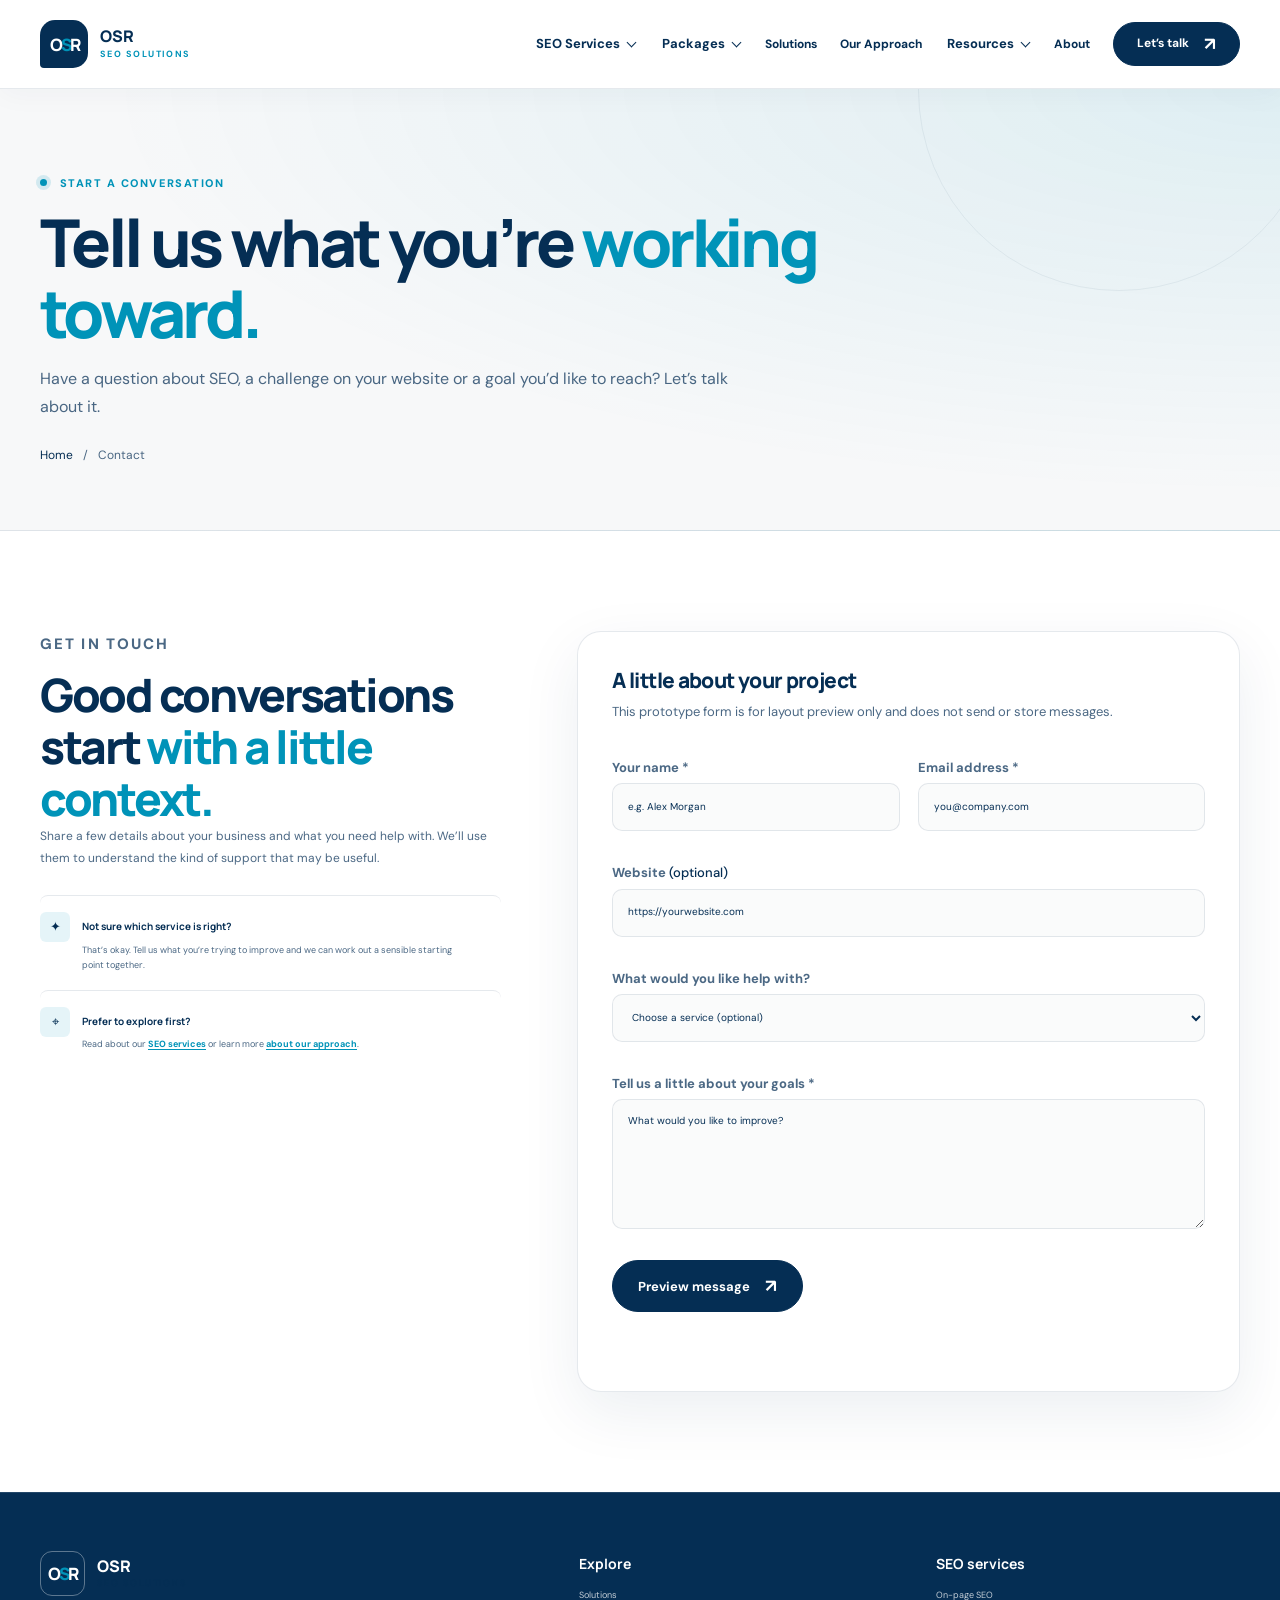
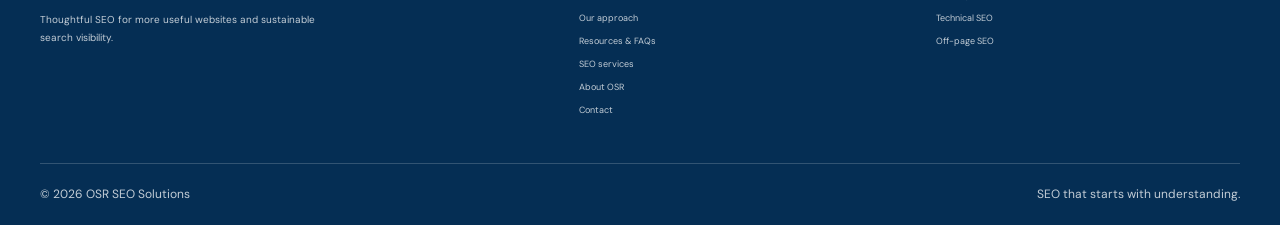
<file: contact.html>
<!doctype html>
<html lang="en">
<head>
  <meta charset="utf-8">
  <meta name="robots" content="noindex"><meta name="viewport" content="width=device-width, initial-scale=1">
  <meta name="description" content="Contact OSR SEO Solutions to discuss your SEO goals, website opportunities and a practical path toward better search visibility.">
  <title>Contact OSR | OSR SEO Solutions</title><link rel="stylesheet" href="styles.css">
  <link rel="stylesheet" href="modern.css"><script src="script.js" defer></script>
</head>
<body>
  <a class="skip-link" href="#main">Skip to content</a>
  <header class="site-header"><div class="container header-inner"><a class="brand" href="index.html" aria-label="OSR SEO Solutions home"><span class="brand-mark" aria-hidden="true">O<span>S</span>R</span><span class="brand-name">OSR <span>SEO SOLUTIONS</span></span></a><button class="menu-toggle" type="button" aria-expanded="false" aria-controls="site-nav"><span class="sr-only">Toggle navigation</span><span></span><span></span><span></span></button><nav class="site-nav" id="site-nav" aria-label="Main navigation"><details class="nav-dropdown-group"><summary class="nav-dropdown-trigger">SEO Services <span class="nav-chevron" aria-hidden="true"></span></summary><div class="nav-dropdown"><span class="nav-dropdown-label">SEO Services</span><a href="services.html">All SEO services <span aria-hidden="true">&#8599;</span></a><a href="on-page-seo.html">On-page SEO <span aria-hidden="true">&#8599;</span></a><a href="technical-seo.html">Technical SEO <span aria-hidden="true">&#8599;</span></a><a href="off-page-seo.html">Off-page SEO <span aria-hidden="true">&#8599;</span></a><a href="services.html#seo-audits">SEO audits <span aria-hidden="true">&#8599;</span></a><a href="services.html#content-strategy">Content strategy <span aria-hidden="true">&#8599;</span></a><a href="services.html#local-seo">Local SEO <span aria-hidden="true">&#8599;</span></a></div></details><details class="nav-dropdown-group"><summary class="nav-dropdown-trigger">Packages <span class="nav-chevron" aria-hidden="true"></span></summary><div class="nav-dropdown nav-dropdown-wide"><span class="nav-dropdown-label">Packages</span><a href="inventory.html">Browse all packages <span aria-hidden="true">&#8599;</span></a><a href="inventory.html?category=pbn">PBN Links <span aria-hidden="true">&#8599;</span></a><a href="inventory.html?category=edu">.EDU BackLinks <span aria-hidden="true">&#8599;</span></a><a href="inventory.html?category=casino">Casino Niche PBN Links <span aria-hidden="true">&#8599;</span></a><a href="inventory.html?category=diversification">Diversification BackLinks <span aria-hidden="true">&#8599;</span></a><a href="inventory.html?category=expired">Expired Domains <span aria-hidden="true">&#8599;</span></a><a href="inventory.html?category=local">Local SEO <span aria-hidden="true">&#8599;</span></a><a href="inventory.html?category=reviews">Reviews / ORM <span aria-hidden="true">&#8599;</span></a></div></details><a class="nav-link" href="solutions.html">Solutions</a><a class="nav-link" href="approach.html">Our Approach</a><details class="nav-dropdown-group"><summary class="nav-dropdown-trigger">Resources <span class="nav-chevron" aria-hidden="true"></span></summary><div class="nav-dropdown"><span class="nav-dropdown-label">Resources</span><a href="resources.html">SEO guides <span aria-hidden="true">&#8599;</span></a><a href="resources.html#project-checklist">Project checklist <span aria-hidden="true">&#8599;</span></a><a href="resources.html#faqs">FAQs <span aria-hidden="true">&#8599;</span></a></div></details><a class="nav-link" href="about.html">About</a><a class="button button-small nav-cta" href="contact.html">Let&#8217;s talk <span aria-hidden="true">&#8599;</span></a></nav></div></header>
  <main id="main">
    <section class="page-hero"><div class="container page-hero-inner"><p class="eyebrow"><span class="eyebrow-dot"></span> Start a conversation</p><h1>Tell us what you’re <span>working toward.</span></h1><p>Have a question about SEO, a challenge on your website or a goal you’d like to reach? Let’s talk about it.</p><div class="breadcrumbs"><a href="index.html">Home</a><span aria-hidden="true">/</span><span>Contact</span></div></div></section>
    <section class="section section-white"><div class="container contact-layout">
      <div class="contact-copy"><p class="eyebrow">Get in touch</p><h2>Good conversations start <span>with a little context.</span></h2><p>Share a few details about your business and what you need help with. We’ll use them to understand the kind of support that may be useful.</p><div class="contact-prompt"><span class="contact-prompt-icon" aria-hidden="true">✦</span><div><strong>Not sure which service is right?</strong><p>That’s okay. Tell us what you’re trying to improve and we can work out a sensible starting point together.</p></div></div><div class="contact-prompt"><span class="contact-prompt-icon" aria-hidden="true">⌖</span><div><strong>Prefer to explore first?</strong><p>Read about our <a href="services.html">SEO services</a> or learn more <a href="about.html">about our approach</a>.</p></div></div></div>
      <form class="contact-form" id="contact-form">
        <p class="form-heading">A little about your project</p>
        <p class="form-note">This prototype form is for layout preview only and does not send or store messages.</p>
        <div class="form-field"><label for="name">Your name <span aria-hidden="true">*</span></label><input id="name" name="name" autocomplete="name" required placeholder="e.g. Alex Morgan"></div>
        <div class="form-field"><label for="email">Email address <span aria-hidden="true">*</span></label><input id="email" name="email" type="email" autocomplete="email" required placeholder="you@company.com"></div>
        <div class="form-field form-field-wide"><label for="website">Website <span class="optional">(optional)</span></label><input id="website" name="website" type="url" autocomplete="url" placeholder="https://yourwebsite.com"></div>
        <div class="form-field form-field-wide"><label for="service">What would you like help with?</label><select id="service" name="service"><option value="">Choose a service (optional)</option><option>SEO strategy or audit</option><option>On-page SEO and content</option><option>Technical SEO</option><option>Off-page SEO</option><option>Local SEO</option><option>Not sure yet</option></select></div>
        <div class="form-field form-field-wide"><label for="message">Tell us a little about your goals <span aria-hidden="true">*</span></label><textarea id="message" name="message" rows="5" required placeholder="What would you like to improve?"></textarea></div>
        <button class="button form-submit" type="submit">Preview message <span aria-hidden="true">↗</span></button>
        <p class="form-status" role="status" aria-live="polite"></p>
      </form>
    </div></section>
  </main>
  <footer class="site-footer"><div class="container footer-main"><div class="footer-brand"><a class="brand brand-light" href="index.html"><span class="brand-mark" aria-hidden="true">O<span>S</span>R</span><span class="brand-name">OSR <span>SEO SOLUTIONS</span></span></a><p>Thoughtful SEO for more useful websites and sustainable search visibility.</p></div><div class="footer-column"><h2>Explore</h2><a href="solutions.html">Solutions</a><a href="approach.html">Our approach</a><a href="resources.html">Resources &amp; FAQs</a><a href="services.html">SEO services</a><a href="about.html">About OSR</a><a href="contact.html">Contact</a></div><div class="footer-column"><h2>SEO services</h2><a href="on-page-seo.html">On-page SEO</a><a href="technical-seo.html">Technical SEO</a><a href="off-page-seo.html">Off-page SEO</a></div></div><div class="container footer-bottom"><span>© <span data-current-year>2026</span> OSR SEO Solutions</span><span>SEO that starts with understanding.</span></div></footer>
</body></html>
</file>
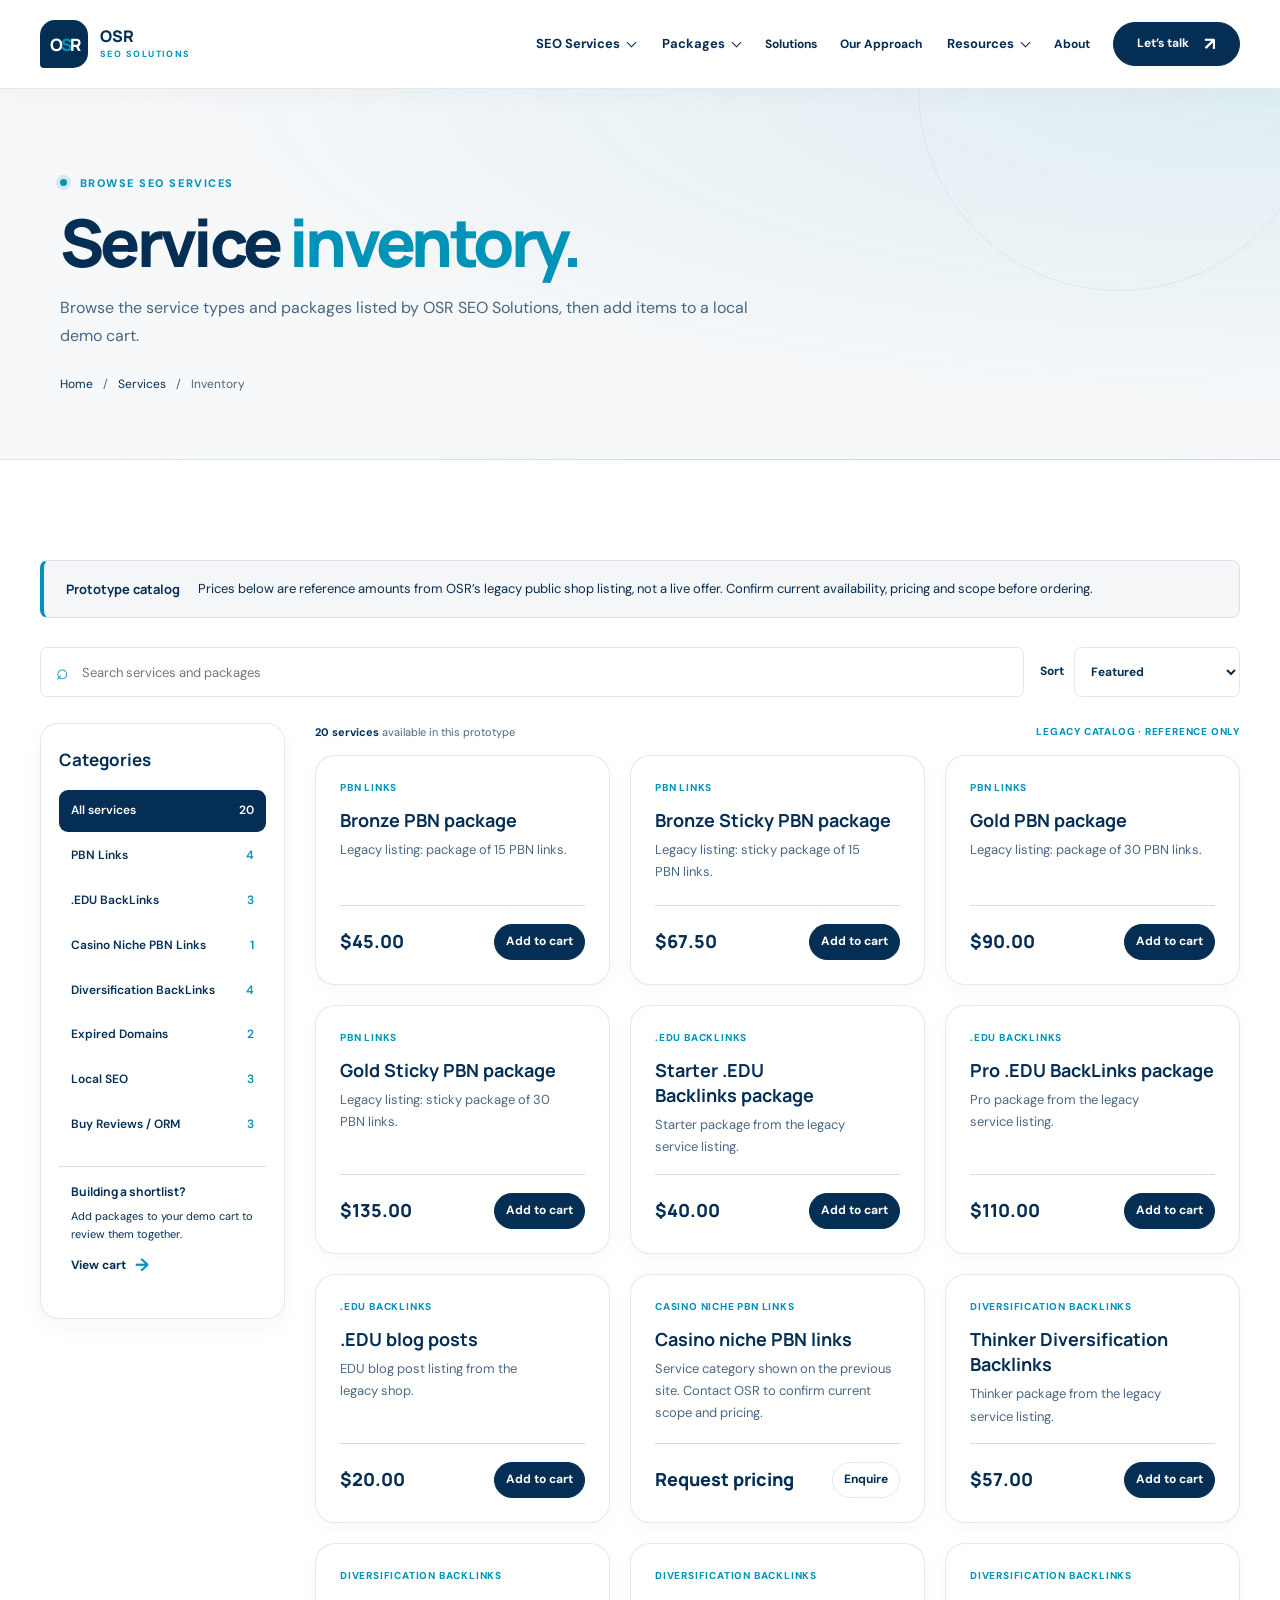
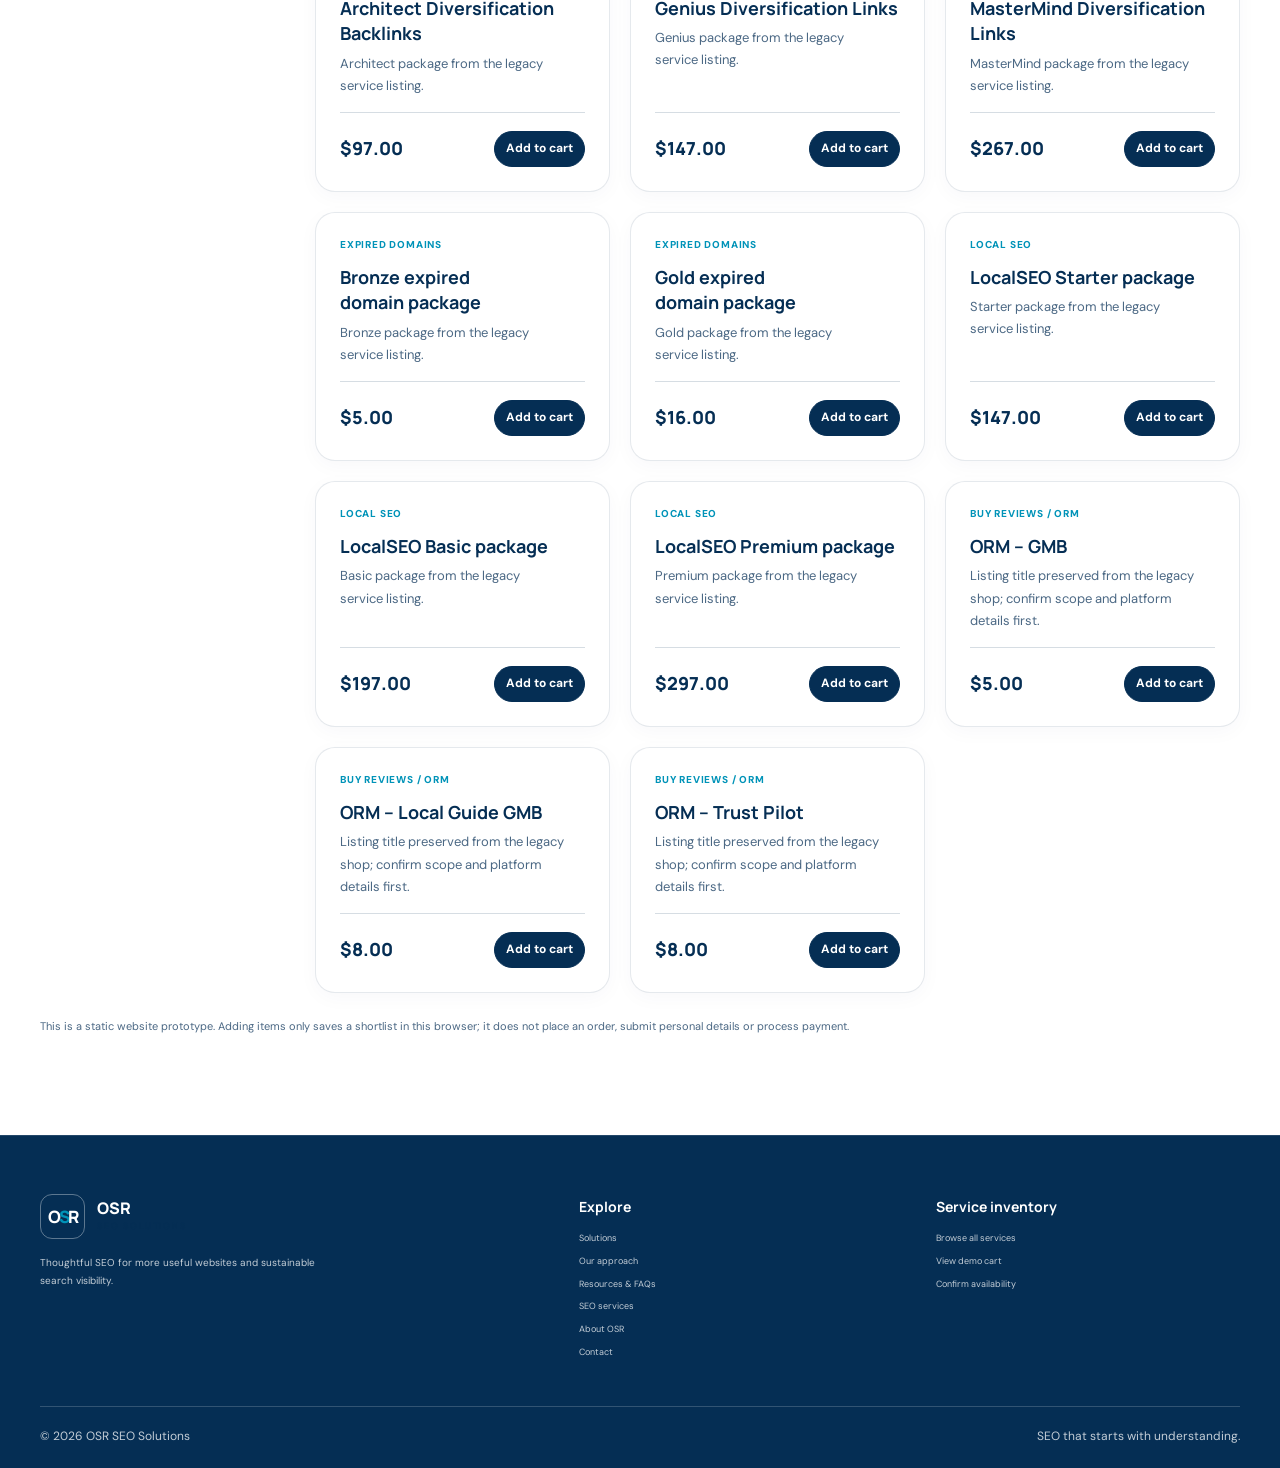
<file: inventory.html>
<!doctype html>
<html lang="en">
<head>
  <meta charset="utf-8">
  <meta name="robots" content="noindex">
  <meta name="viewport" content="width=device-width, initial-scale=1">
  <meta name="description" content="Browse OSR SEO Solutions services, packages and reference pricing in a searchable service inventory.">
  <title>SEO Service Inventory | OSR SEO Solutions</title>
  <link rel="stylesheet" href="styles.css">
  <link rel="stylesheet" href="modern.css">
  <script src="script.js" defer></script>
</head>
<body>
  <a class="skip-link" href="#main">Skip to content</a>
  <header class="site-header">
    <div class="container header-inner">
      <a class="brand" href="index.html" aria-label="OSR SEO Solutions home"><span class="brand-mark" aria-hidden="true">O<span>S</span>R</span><span class="brand-name">OSR <span>SEO SOLUTIONS</span></span></a>
      <button class="menu-toggle" type="button" aria-expanded="false" aria-controls="site-nav"><span class="sr-only">Toggle navigation</span><span></span><span></span><span></span></button>
      <nav class="site-nav" id="site-nav" aria-label="Main navigation"><details class="nav-dropdown-group"><summary class="nav-dropdown-trigger">SEO Services <span class="nav-chevron" aria-hidden="true"></span></summary><div class="nav-dropdown"><span class="nav-dropdown-label">SEO Services</span><a href="services.html">All SEO services <span aria-hidden="true">&#8599;</span></a><a href="on-page-seo.html">On-page SEO <span aria-hidden="true">&#8599;</span></a><a href="technical-seo.html">Technical SEO <span aria-hidden="true">&#8599;</span></a><a href="off-page-seo.html">Off-page SEO <span aria-hidden="true">&#8599;</span></a><a href="services.html#seo-audits">SEO audits <span aria-hidden="true">&#8599;</span></a><a href="services.html#content-strategy">Content strategy <span aria-hidden="true">&#8599;</span></a><a href="services.html#local-seo">Local SEO <span aria-hidden="true">&#8599;</span></a></div></details><details class="nav-dropdown-group"><summary class="nav-dropdown-trigger">Packages <span class="nav-chevron" aria-hidden="true"></span></summary><div class="nav-dropdown nav-dropdown-wide"><span class="nav-dropdown-label">Packages</span><a href="inventory.html">Browse all packages <span aria-hidden="true">&#8599;</span></a><a href="inventory.html?category=pbn">PBN Links <span aria-hidden="true">&#8599;</span></a><a href="inventory.html?category=edu">.EDU BackLinks <span aria-hidden="true">&#8599;</span></a><a href="inventory.html?category=casino">Casino Niche PBN Links <span aria-hidden="true">&#8599;</span></a><a href="inventory.html?category=diversification">Diversification BackLinks <span aria-hidden="true">&#8599;</span></a><a href="inventory.html?category=expired">Expired Domains <span aria-hidden="true">&#8599;</span></a><a href="inventory.html?category=local">Local SEO <span aria-hidden="true">&#8599;</span></a><a href="inventory.html?category=reviews">Reviews / ORM <span aria-hidden="true">&#8599;</span></a></div></details><a class="nav-link" href="solutions.html">Solutions</a><a class="nav-link" href="approach.html">Our Approach</a><details class="nav-dropdown-group"><summary class="nav-dropdown-trigger">Resources <span class="nav-chevron" aria-hidden="true"></span></summary><div class="nav-dropdown"><span class="nav-dropdown-label">Resources</span><a href="resources.html">SEO guides <span aria-hidden="true">&#8599;</span></a><a href="resources.html#project-checklist">Project checklist <span aria-hidden="true">&#8599;</span></a><a href="resources.html#faqs">FAQs <span aria-hidden="true">&#8599;</span></a></div></details><a class="nav-link" href="about.html">About</a><a class="button button-small nav-cta" href="contact.html">Let&#8217;s talk <span aria-hidden="true">&#8599;</span></a></nav>
    </div>
  </header>
  <main id="main">
    <section class="page-hero inventory-hero">
      <div class="container page-hero-inner">
        <p class="eyebrow"><span class="eyebrow-dot"></span> Browse SEO services</p>
        <h1>Service <span>inventory.</span></h1>
        <p>Browse the service types and packages listed by OSR SEO Solutions, then add items to a local demo cart.</p>
        <div class="breadcrumbs"><a href="index.html">Home</a><span aria-hidden="true">/</span><a href="services.html">Services</a><span aria-hidden="true">/</span><span>Inventory</span></div>
      </div>
    </section>
    <section class="section inventory-section">
      <div class="container">
        <div class="inventory-note" role="note">
          <strong>Prototype catalog</strong>
          <span>Prices below are reference amounts from OSR’s legacy public shop listing, not a live offer. Confirm current availability, pricing and scope before ordering.</span>
        </div>
        <div class="inventory-toolbar">
          <label class="inventory-search"><span class="sr-only">Search services</span><span aria-hidden="true">⌕</span><input type="search" data-inventory-search placeholder="Search services and packages"></label>
          <label class="inventory-sort"><span>Sort</span><select data-inventory-sort aria-label="Sort services"><option value="featured">Featured</option><option value="price-asc">Price: low to high</option><option value="price-desc">Price: high to low</option><option value="name">Name</option></select></label>
        </div>
        <div class="inventory-layout">
          <aside class="inventory-filters" aria-label="Filter services">
            <h2>Categories</h2>
            <div class="inventory-filter-list" role="group" aria-label="Service categories">
              <button type="button" class="inventory-filter is-selected" data-category-filter="all" aria-pressed="true">All services <span data-filter-count="all"></span></button>
              <button type="button" class="inventory-filter" data-category-filter="pbn" aria-pressed="false">PBN Links <span data-filter-count="pbn"></span></button>
              <button type="button" class="inventory-filter" data-category-filter="edu" aria-pressed="false">.EDU BackLinks <span data-filter-count="edu"></span></button>
              <button type="button" class="inventory-filter" data-category-filter="casino" aria-pressed="false">Casino Niche PBN Links <span data-filter-count="casino"></span></button>
              <button type="button" class="inventory-filter" data-category-filter="diversification" aria-pressed="false">Diversification BackLinks <span data-filter-count="diversification"></span></button>
              <button type="button" class="inventory-filter" data-category-filter="expired" aria-pressed="false">Expired Domains <span data-filter-count="expired"></span></button>
              <button type="button" class="inventory-filter" data-category-filter="local" aria-pressed="false">Local SEO <span data-filter-count="local"></span></button>
              <button type="button" class="inventory-filter" data-category-filter="reviews" aria-pressed="false">Buy Reviews / ORM <span data-filter-count="reviews"></span></button>
            </div>
            <div class="inventory-cart-prompt"><strong>Building a shortlist?</strong><p>Add packages to your demo cart to review them together.</p><button type="button" class="text-link" data-cart-open>View cart <span aria-hidden="true">→</span></button></div>
          </aside>
          <div class="inventory-results">
            <div class="inventory-results-head"><p><strong data-results-count>20 services</strong> <span>available in this prototype</span></p><span class="inventory-label">Legacy catalog · reference only</span></div>
            <div class="inventory-grid" data-inventory-grid>
              <article class="inventory-card" data-product-id="pbn-bronze" data-category="pbn" data-price="45" data-search="pbn backlinks bronze 15 links">
                <span class="inventory-card-category">PBN Links</span><h2>Bronze PBN package</h2><p>Legacy listing: package of 15 PBN links.</p><div class="inventory-card-bottom"><strong class="inventory-price">$45.00</strong><button type="button" class="button button-small" data-add-to-cart>Add to cart</button></div>
              </article>
              <article class="inventory-card" data-product-id="pbn-bronze-sticky" data-category="pbn" data-price="67.5" data-search="pbn backlinks bronze sticky 15 links">
                <span class="inventory-card-category">PBN Links</span><h2>Bronze Sticky PBN package</h2><p>Legacy listing: sticky package of 15 PBN links.</p><div class="inventory-card-bottom"><strong class="inventory-price">$67.50</strong><button type="button" class="button button-small" data-add-to-cart>Add to cart</button></div>
              </article>
              <article class="inventory-card" data-product-id="pbn-gold" data-category="pbn" data-price="90" data-search="pbn backlinks gold 30 links">
                <span class="inventory-card-category">PBN Links</span><h2>Gold PBN package</h2><p>Legacy listing: package of 30 PBN links.</p><div class="inventory-card-bottom"><strong class="inventory-price">$90.00</strong><button type="button" class="button button-small" data-add-to-cart>Add to cart</button></div>
              </article>
              <article class="inventory-card" data-product-id="pbn-gold-sticky" data-category="pbn" data-price="135" data-search="pbn backlinks gold sticky 30 links">
                <span class="inventory-card-category">PBN Links</span><h2>Gold Sticky PBN package</h2><p>Legacy listing: sticky package of 30 PBN links.</p><div class="inventory-card-bottom"><strong class="inventory-price">$135.00</strong><button type="button" class="button button-small" data-add-to-cart>Add to cart</button></div>
              </article>
              <article class="inventory-card" data-product-id="edu-starter" data-category="edu" data-price="40" data-search="edu backlinks starter package">
                <span class="inventory-card-category">.EDU BackLinks</span><h2>Starter .EDU Backlinks package</h2><p>Starter package from the legacy service listing.</p><div class="inventory-card-bottom"><strong class="inventory-price">$40.00</strong><button type="button" class="button button-small" data-add-to-cart>Add to cart</button></div>
              </article>
              <article class="inventory-card" data-product-id="edu-pro" data-category="edu" data-price="110" data-search="edu backlinks pro package">
                <span class="inventory-card-category">.EDU BackLinks</span><h2>Pro .EDU BackLinks package</h2><p>Pro package from the legacy service listing.</p><div class="inventory-card-bottom"><strong class="inventory-price">$110.00</strong><button type="button" class="button button-small" data-add-to-cart>Add to cart</button></div>
              </article>
              <article class="inventory-card" data-product-id="edu-blog-posts" data-category="edu" data-price="20" data-search="edu blog posts">
                <span class="inventory-card-category">.EDU BackLinks</span><h2>.EDU blog posts</h2><p>EDU blog post listing from the legacy shop.</p><div class="inventory-card-bottom"><strong class="inventory-price">$20.00</strong><button type="button" class="button button-small" data-add-to-cart>Add to cart</button></div>
              </article>
              <article class="inventory-card" data-product-id="casino-pbn" data-category="casino" data-price="" data-search="casino niche pbn links">
                <span class="inventory-card-category">Casino Niche PBN Links</span><h2>Casino niche PBN links</h2><p>Service category shown on the previous site. Contact OSR to confirm current scope and pricing.</p><div class="inventory-card-bottom"><strong class="inventory-price">Request pricing</strong><a class="button button-small button-outline" href="contact.html">Enquire</a></div>
              </article>
              <article class="inventory-card" data-product-id="diversification-thinker" data-category="diversification" data-price="57" data-search="thinker diversification backlinks package">
                <span class="inventory-card-category">Diversification BackLinks</span><h2>Thinker Diversification Backlinks</h2><p>Thinker package from the legacy service listing.</p><div class="inventory-card-bottom"><strong class="inventory-price">$57.00</strong><button type="button" class="button button-small" data-add-to-cart>Add to cart</button></div>
              </article>
              <article class="inventory-card" data-product-id="diversification-architect" data-category="diversification" data-price="97" data-search="architect diversification backlinks package">
                <span class="inventory-card-category">Diversification BackLinks</span><h2>Architect Diversification Backlinks</h2><p>Architect package from the legacy service listing.</p><div class="inventory-card-bottom"><strong class="inventory-price">$97.00</strong><button type="button" class="button button-small" data-add-to-cart>Add to cart</button></div>
              </article>
              <article class="inventory-card" data-product-id="diversification-genius" data-category="diversification" data-price="147" data-search="genius diversification links package">
                <span class="inventory-card-category">Diversification BackLinks</span><h2>Genius Diversification Links</h2><p>Genius package from the legacy service listing.</p><div class="inventory-card-bottom"><strong class="inventory-price">$147.00</strong><button type="button" class="button button-small" data-add-to-cart>Add to cart</button></div>
              </article>
              <article class="inventory-card" data-product-id="diversification-mastermind" data-category="diversification" data-price="267" data-search="mastermind diversification links package">
                <span class="inventory-card-category">Diversification BackLinks</span><h2>MasterMind Diversification Links</h2><p>MasterMind package from the legacy service listing.</p><div class="inventory-card-bottom"><strong class="inventory-price">$267.00</strong><button type="button" class="button button-small" data-add-to-cart>Add to cart</button></div>
              </article>
              <article class="inventory-card" data-product-id="expired-bronze" data-category="expired" data-price="5" data-search="expired domain bronze package">
                <span class="inventory-card-category">Expired Domains</span><h2>Bronze expired domain package</h2><p>Bronze package from the legacy service listing.</p><div class="inventory-card-bottom"><strong class="inventory-price">$5.00</strong><button type="button" class="button button-small" data-add-to-cart>Add to cart</button></div>
              </article>
              <article class="inventory-card" data-product-id="expired-gold" data-category="expired" data-price="16" data-search="expired domain gold package">
                <span class="inventory-card-category">Expired Domains</span><h2>Gold expired domain package</h2><p>Gold package from the legacy service listing.</p><div class="inventory-card-bottom"><strong class="inventory-price">$16.00</strong><button type="button" class="button button-small" data-add-to-cart>Add to cart</button></div>
              </article>
              <article class="inventory-card" data-product-id="local-starter" data-category="local" data-price="147" data-search="local seo localseo starter package">
                <span class="inventory-card-category">Local SEO</span><h2>LocalSEO Starter package</h2><p>Starter package from the legacy service listing.</p><div class="inventory-card-bottom"><strong class="inventory-price">$147.00</strong><button type="button" class="button button-small" data-add-to-cart>Add to cart</button></div>
              </article>
              <article class="inventory-card" data-product-id="local-basic" data-category="local" data-price="197" data-search="local seo localseo basic package">
                <span class="inventory-card-category">Local SEO</span><h2>LocalSEO Basic package</h2><p>Basic package from the legacy service listing.</p><div class="inventory-card-bottom"><strong class="inventory-price">$197.00</strong><button type="button" class="button button-small" data-add-to-cart>Add to cart</button></div>
              </article>
              <article class="inventory-card" data-product-id="local-premium" data-category="local" data-price="297" data-search="local seo localseo premium package">
                <span class="inventory-card-category">Local SEO</span><h2>LocalSEO Premium package</h2><p>Premium package from the legacy service listing.</p><div class="inventory-card-bottom"><strong class="inventory-price">$297.00</strong><button type="button" class="button button-small" data-add-to-cart>Add to cart</button></div>
              </article>
              <article class="inventory-card" data-product-id="orm-gmb" data-category="reviews" data-price="5" data-search="buy reviews orm gmb reputation management">
                <span class="inventory-card-category">Buy Reviews / ORM</span><h2>ORM – GMB</h2><p>Listing title preserved from the legacy shop; confirm scope and platform details first.</p><div class="inventory-card-bottom"><strong class="inventory-price">$5.00</strong><button type="button" class="button button-small" data-add-to-cart>Add to cart</button></div>
              </article>
              <article class="inventory-card" data-product-id="orm-local-guide" data-category="reviews" data-price="8" data-search="buy reviews orm local guide gmb reputation management">
                <span class="inventory-card-category">Buy Reviews / ORM</span><h2>ORM – Local Guide GMB</h2><p>Listing title preserved from the legacy shop; confirm scope and platform details first.</p><div class="inventory-card-bottom"><strong class="inventory-price">$8.00</strong><button type="button" class="button button-small" data-add-to-cart>Add to cart</button></div>
              </article>
              <article class="inventory-card" data-product-id="orm-trust-pilot" data-category="reviews" data-price="8" data-search="buy reviews orm trust pilot reputation management">
                <span class="inventory-card-category">Buy Reviews / ORM</span><h2>ORM – Trust Pilot</h2><p>Listing title preserved from the legacy shop; confirm scope and platform details first.</p><div class="inventory-card-bottom"><strong class="inventory-price">$8.00</strong><button type="button" class="button button-small" data-add-to-cart>Add to cart</button></div>
              </article>
            </div>
            <p class="inventory-empty" data-inventory-empty hidden>No services match your search. Try another search or category.</p>
          </div>
        </div>
        <p class="inventory-footnote">This is a static website prototype. Adding items only saves a shortlist in this browser; it does not place an order, submit personal details or process payment.</p>
      </div>
    </section>
  </main>
  <footer class="site-footer"><div class="container footer-main"><div class="footer-brand"><a class="brand brand-light" href="index.html"><span class="brand-mark" aria-hidden="true">O<span>S</span>R</span><span class="brand-name">OSR <span>SEO SOLUTIONS</span></span></a><p>Thoughtful SEO for more useful websites and sustainable search visibility.</p></div><div class="footer-column"><h2>Explore</h2><a href="solutions.html">Solutions</a><a href="approach.html">Our approach</a><a href="resources.html">Resources &amp; FAQs</a><a href="services.html">SEO services</a><a href="about.html">About OSR</a><a href="contact.html">Contact</a></div><div class="footer-column"><h2>Service inventory</h2><a href="#main">Browse all services</a><a href="#cart-dialog" data-cart-open>View demo cart</a><a href="contact.html">Confirm availability</a></div></div><div class="container footer-bottom"><span>© <span data-current-year>2026</span> OSR SEO Solutions</span><span>SEO that starts with understanding.</span></div></footer>
  <dialog class="cart-dialog" id="cart-dialog" aria-labelledby="cart-title">
    <div class="cart-dialog-header"><div><p class="eyebrow">Your shortlist</p><h2 id="cart-title">Demo cart <span data-cart-count>0</span></h2></div><button class="cart-close" type="button" data-cart-close aria-label="Close cart">×</button></div>
    <div class="cart-dialog-body"><p class="cart-warning" data-cart-warning role="alert" hidden></p><p class="cart-empty" data-cart-empty>Your cart is empty. Add a service package to start a shortlist.</p><ul class="cart-items" data-cart-items></ul></div>
    <div class="cart-dialog-footer"><div class="cart-subtotal"><span>Reference subtotal</span><strong data-cart-subtotal>$0.00</strong></div><p>This is only a local prototype cart. No order or payment is submitted.</p><a class="button" href="contact.html">Discuss selected services <span aria-hidden="true">↗</span></a></div>
    <div class="cart-live sr-only" data-cart-status aria-live="polite"></div>
  </dialog>
</body>
</html>
</file>
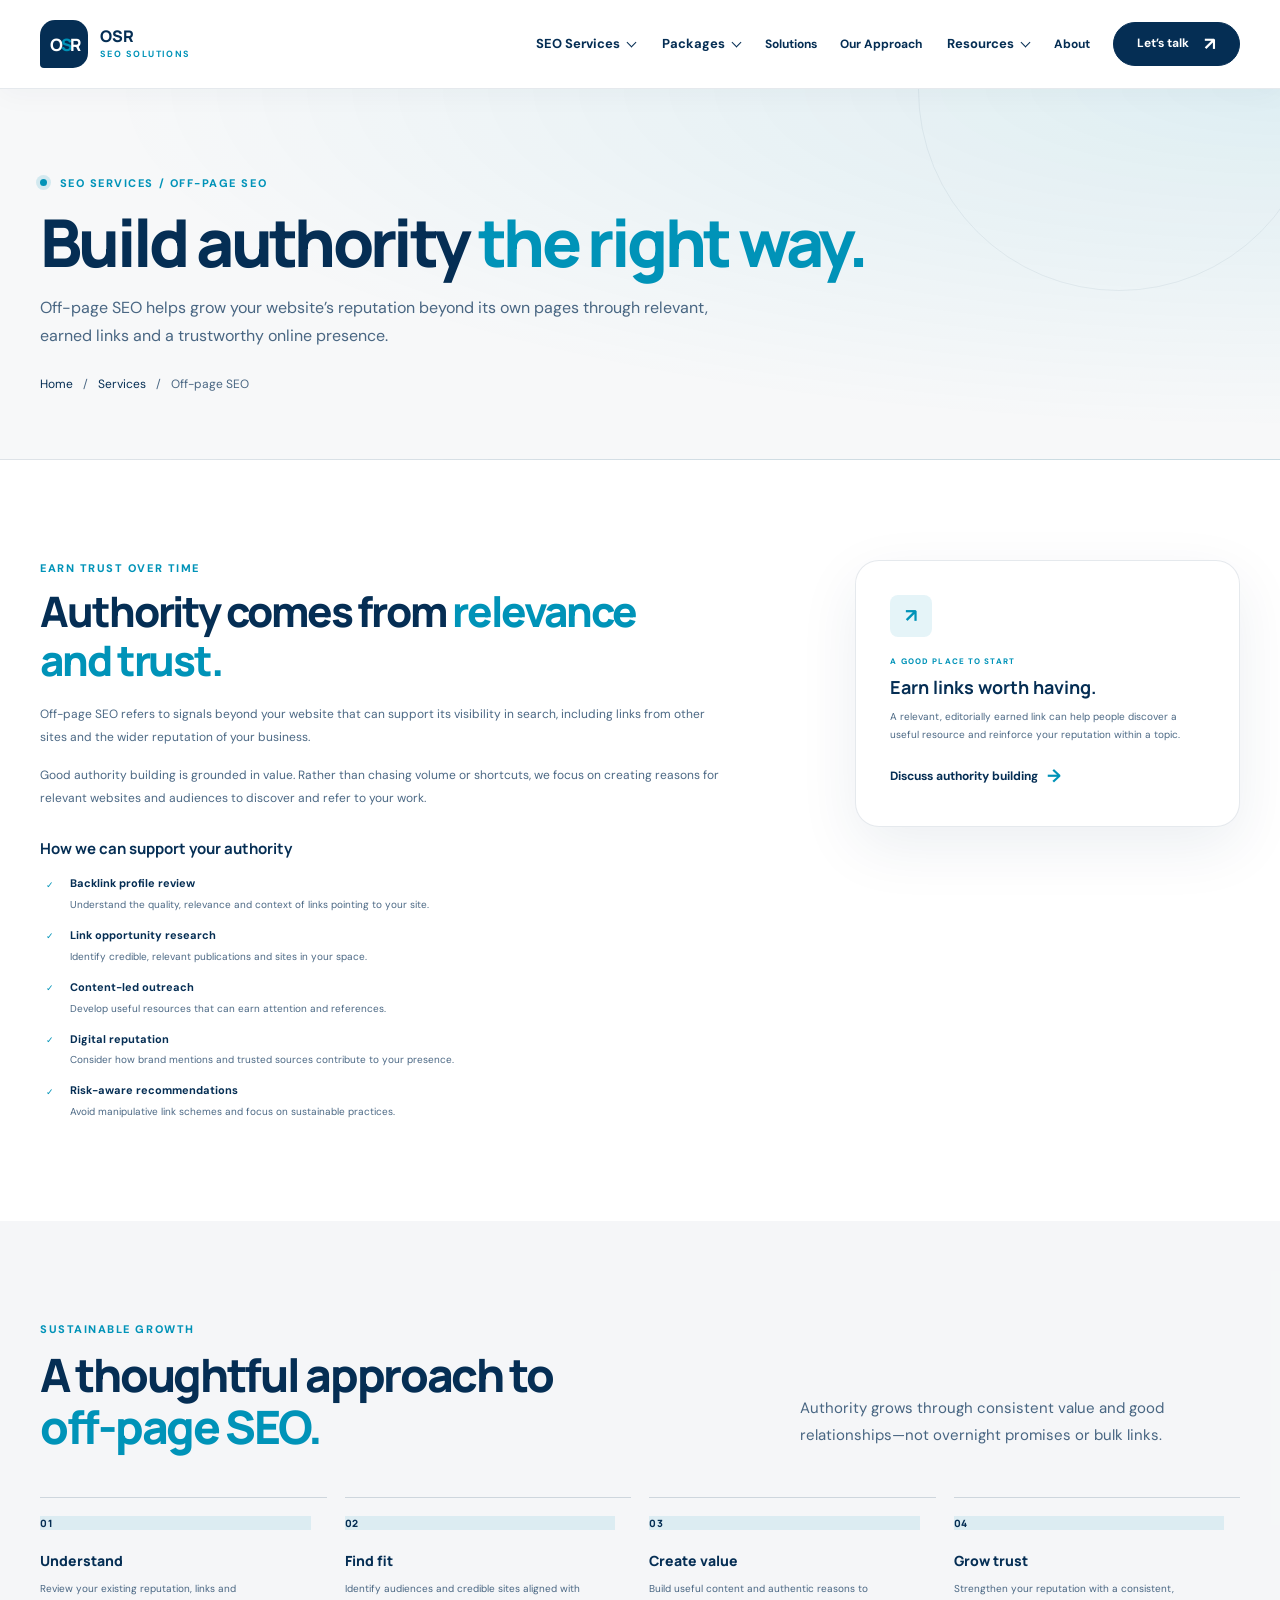
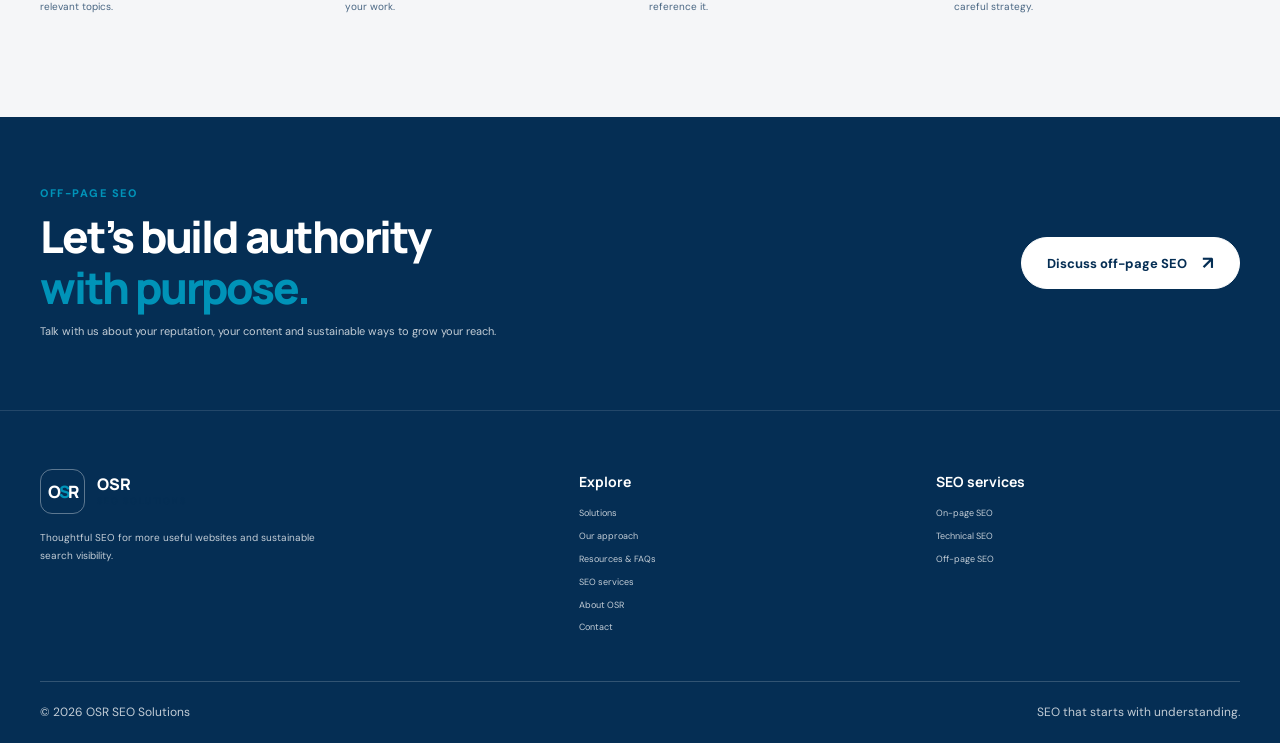
<file: off-page-seo.html>
<!doctype html>
<html lang="en">
<head>
  <meta charset="utf-8">
  <meta name="robots" content="noindex"><meta name="viewport" content="width=device-width, initial-scale=1">
  <meta name="description" content="Grow website authority with a sustainable off-page SEO approach focused on relevant, earned links and online reputation.">
  <title>Off-page SEO | OSR SEO Solutions</title><link rel="stylesheet" href="styles.css">
  <link rel="stylesheet" href="modern.css"><script src="script.js" defer></script>
</head>
<body>
  <a class="skip-link" href="#main">Skip to content</a>
  <header class="site-header"><div class="container header-inner"><a class="brand" href="index.html" aria-label="OSR SEO Solutions home"><span class="brand-mark" aria-hidden="true">O<span>S</span>R</span><span class="brand-name">OSR <span>SEO SOLUTIONS</span></span></a><button class="menu-toggle" type="button" aria-expanded="false" aria-controls="site-nav"><span class="sr-only">Toggle navigation</span><span></span><span></span><span></span></button><nav class="site-nav" id="site-nav" aria-label="Main navigation"><details class="nav-dropdown-group"><summary class="nav-dropdown-trigger">SEO Services <span class="nav-chevron" aria-hidden="true"></span></summary><div class="nav-dropdown"><span class="nav-dropdown-label">SEO Services</span><a href="services.html">All SEO services <span aria-hidden="true">&#8599;</span></a><a href="on-page-seo.html">On-page SEO <span aria-hidden="true">&#8599;</span></a><a href="technical-seo.html">Technical SEO <span aria-hidden="true">&#8599;</span></a><a href="off-page-seo.html">Off-page SEO <span aria-hidden="true">&#8599;</span></a><a href="services.html#seo-audits">SEO audits <span aria-hidden="true">&#8599;</span></a><a href="services.html#content-strategy">Content strategy <span aria-hidden="true">&#8599;</span></a><a href="services.html#local-seo">Local SEO <span aria-hidden="true">&#8599;</span></a></div></details><details class="nav-dropdown-group"><summary class="nav-dropdown-trigger">Packages <span class="nav-chevron" aria-hidden="true"></span></summary><div class="nav-dropdown nav-dropdown-wide"><span class="nav-dropdown-label">Packages</span><a href="inventory.html">Browse all packages <span aria-hidden="true">&#8599;</span></a><a href="inventory.html?category=pbn">PBN Links <span aria-hidden="true">&#8599;</span></a><a href="inventory.html?category=edu">.EDU BackLinks <span aria-hidden="true">&#8599;</span></a><a href="inventory.html?category=casino">Casino Niche PBN Links <span aria-hidden="true">&#8599;</span></a><a href="inventory.html?category=diversification">Diversification BackLinks <span aria-hidden="true">&#8599;</span></a><a href="inventory.html?category=expired">Expired Domains <span aria-hidden="true">&#8599;</span></a><a href="inventory.html?category=local">Local SEO <span aria-hidden="true">&#8599;</span></a><a href="inventory.html?category=reviews">Reviews / ORM <span aria-hidden="true">&#8599;</span></a></div></details><a class="nav-link" href="solutions.html">Solutions</a><a class="nav-link" href="approach.html">Our Approach</a><details class="nav-dropdown-group"><summary class="nav-dropdown-trigger">Resources <span class="nav-chevron" aria-hidden="true"></span></summary><div class="nav-dropdown"><span class="nav-dropdown-label">Resources</span><a href="resources.html">SEO guides <span aria-hidden="true">&#8599;</span></a><a href="resources.html#project-checklist">Project checklist <span aria-hidden="true">&#8599;</span></a><a href="resources.html#faqs">FAQs <span aria-hidden="true">&#8599;</span></a></div></details><a class="nav-link" href="about.html">About</a><a class="button button-small nav-cta" href="contact.html">Let&#8217;s talk <span aria-hidden="true">&#8599;</span></a></nav></div></header>
  <main id="main">
    <section class="page-hero"><div class="container page-hero-inner"><p class="eyebrow"><span class="eyebrow-dot"></span> SEO services / Off-page SEO</p><h1>Build authority <span>the right way.</span></h1><p>Off-page SEO helps grow your website’s reputation beyond its own pages through relevant, earned links and a trustworthy online presence.</p><div class="breadcrumbs"><a href="index.html">Home</a><span aria-hidden="true">/</span><a href="services.html">Services</a><span aria-hidden="true">/</span><span>Off-page SEO</span></div></div></section>
    <section class="section section-white"><div class="container detail-layout"><article class="detail-copy"><p class="eyebrow">Earn trust over time</p><h2>Authority comes from <span>relevance and trust.</span></h2><p>Off-page SEO refers to signals beyond your website that can support its visibility in search, including links from other sites and the wider reputation of your business.</p><p>Good authority building is grounded in value. Rather than chasing volume or shortcuts, we focus on creating reasons for relevant websites and audiences to discover and refer to your work.</p><h3>How we can support your authority</h3><ul class="detail-list"><li><span>✓</span><span><strong>Backlink profile review</strong>Understand the quality, relevance and context of links pointing to your site.</span></li><li><span>✓</span><span><strong>Link opportunity research</strong>Identify credible, relevant publications and sites in your space.</span></li><li><span>✓</span><span><strong>Content-led outreach</strong>Develop useful resources that can earn attention and references.</span></li><li><span>✓</span><span><strong>Digital reputation</strong>Consider how brand mentions and trusted sources contribute to your presence.</span></li><li><span>✓</span><span><strong>Risk-aware recommendations</strong>Avoid manipulative link schemes and focus on sustainable practices.</span></li></ul></article><aside class="detail-aside"><span class="aside-icon icon-authority" aria-hidden="true">↗</span><p class="eyebrow">A good place to start</p><h3>Earn links worth having.</h3><p>A relevant, editorially earned link can help people discover a useful resource and reinforce your reputation within a topic.</p><a class="text-link" href="contact.html">Discuss authority building <span aria-hidden="true">→</span></a></aside></div></section>
    <section class="section section-tint"><div class="container"><div class="section-heading"><div><p class="eyebrow">Sustainable growth</p><h2>A thoughtful approach to <span>off-page SEO.</span></h2></div><p>Authority grows through consistent value and good relationships—not overnight promises or bulk links.</p></div><div class="process-grid"><article class="process-step"><span class="process-count">01</span><h3>Understand</h3><p>Review your existing reputation, links and relevant topics.</p></article><article class="process-step"><span class="process-count">02</span><h3>Find fit</h3><p>Identify audiences and credible sites aligned with your work.</p></article><article class="process-step"><span class="process-count">03</span><h3>Create value</h3><p>Build useful content and authentic reasons to reference it.</p></article><article class="process-step"><span class="process-count">04</span><h3>Grow trust</h3><p>Strengthen your reputation with a consistent, careful strategy.</p></article></div></div></section>
    <section class="cta-section"><div class="container cta-inner"><div><p class="eyebrow eyebrow-light">Off-page SEO</p><h2>Let’s build authority <span>with purpose.</span></h2><p>Talk with us about your reputation, your content and sustainable ways to grow your reach.</p></div><a class="button button-light" href="contact.html">Discuss off-page SEO <span aria-hidden="true">↗</span></a></div></section>
  </main>
  <footer class="site-footer"><div class="container footer-main"><div class="footer-brand"><a class="brand brand-light" href="index.html"><span class="brand-mark" aria-hidden="true">O<span>S</span>R</span><span class="brand-name">OSR <span>SEO SOLUTIONS</span></span></a><p>Thoughtful SEO for more useful websites and sustainable search visibility.</p></div><div class="footer-column"><h2>Explore</h2><a href="solutions.html">Solutions</a><a href="approach.html">Our approach</a><a href="resources.html">Resources &amp; FAQs</a><a href="services.html">SEO services</a><a href="about.html">About OSR</a><a href="contact.html">Contact</a></div><div class="footer-column"><h2>SEO services</h2><a href="on-page-seo.html">On-page SEO</a><a href="technical-seo.html">Technical SEO</a><a href="off-page-seo.html">Off-page SEO</a></div></div><div class="container footer-bottom"><span>© <span data-current-year>2026</span> OSR SEO Solutions</span><span>SEO that starts with understanding.</span></div></footer>
</body></html>
</file>
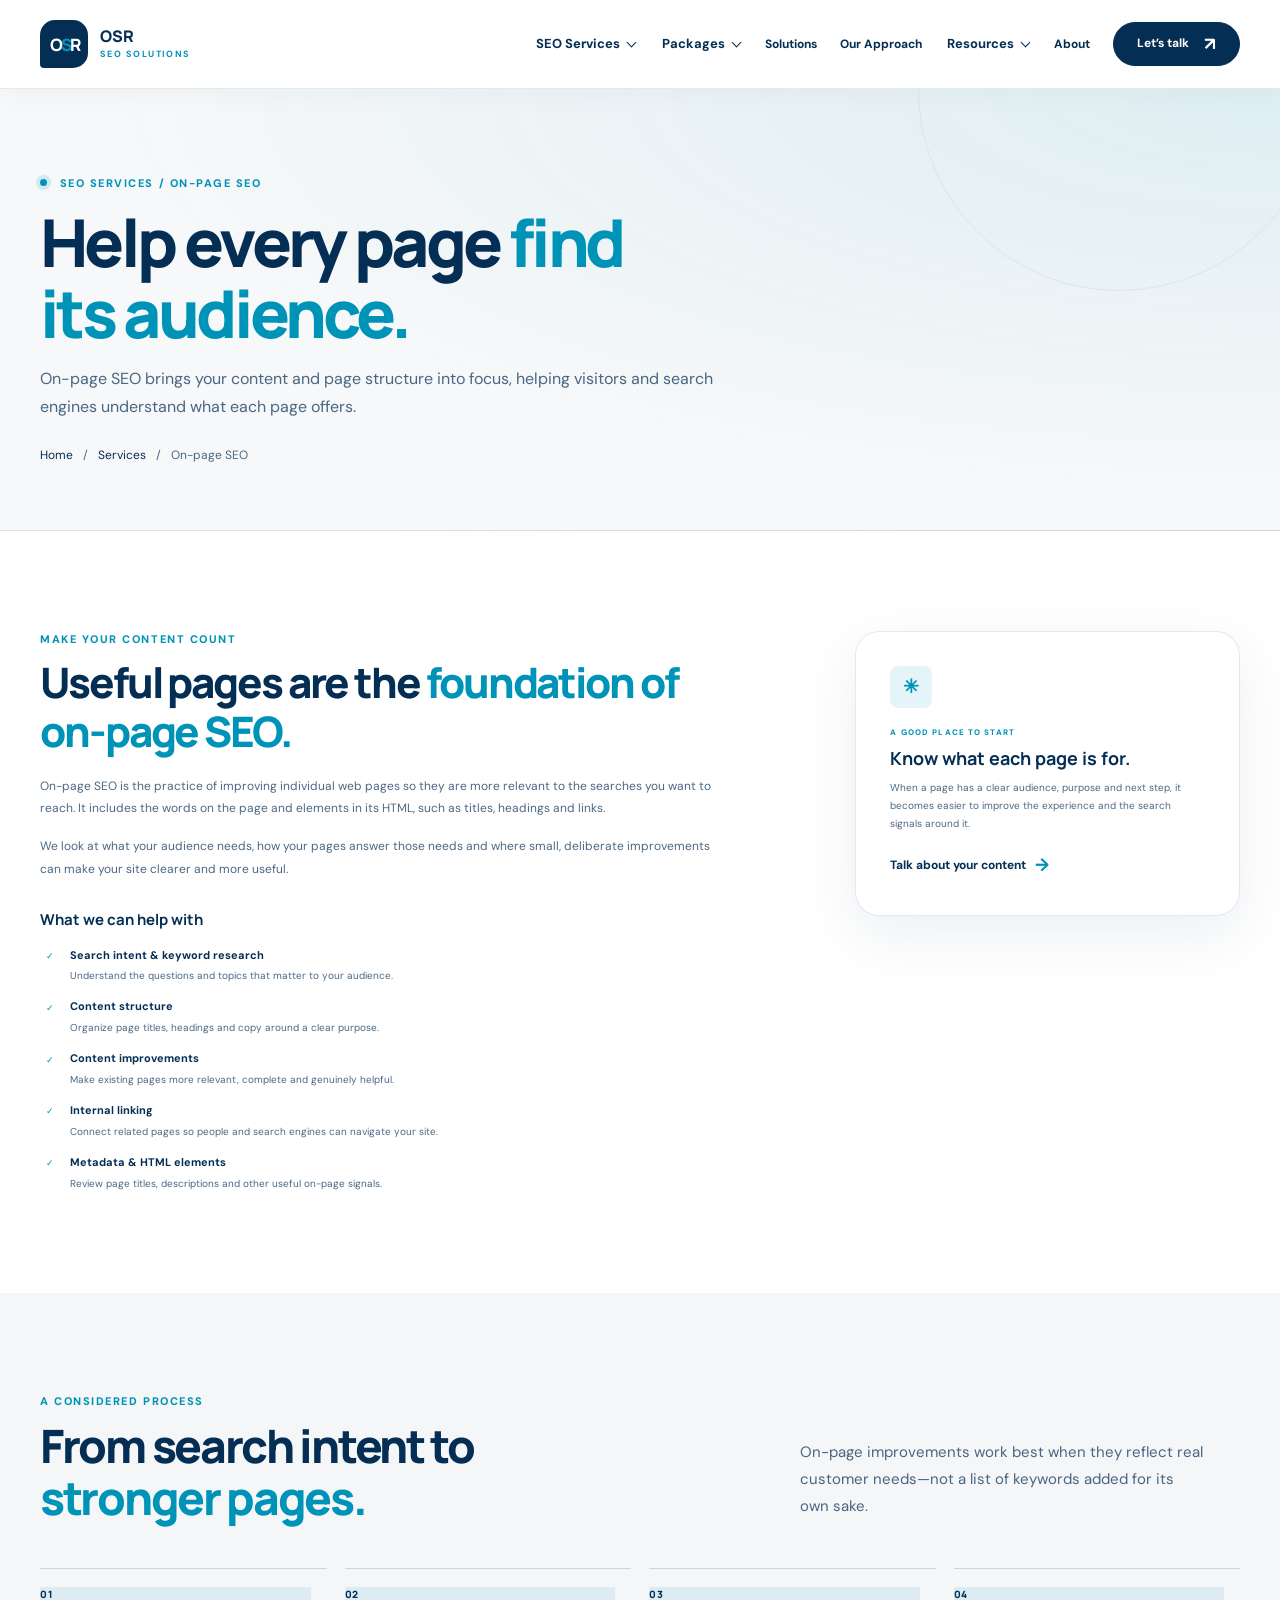
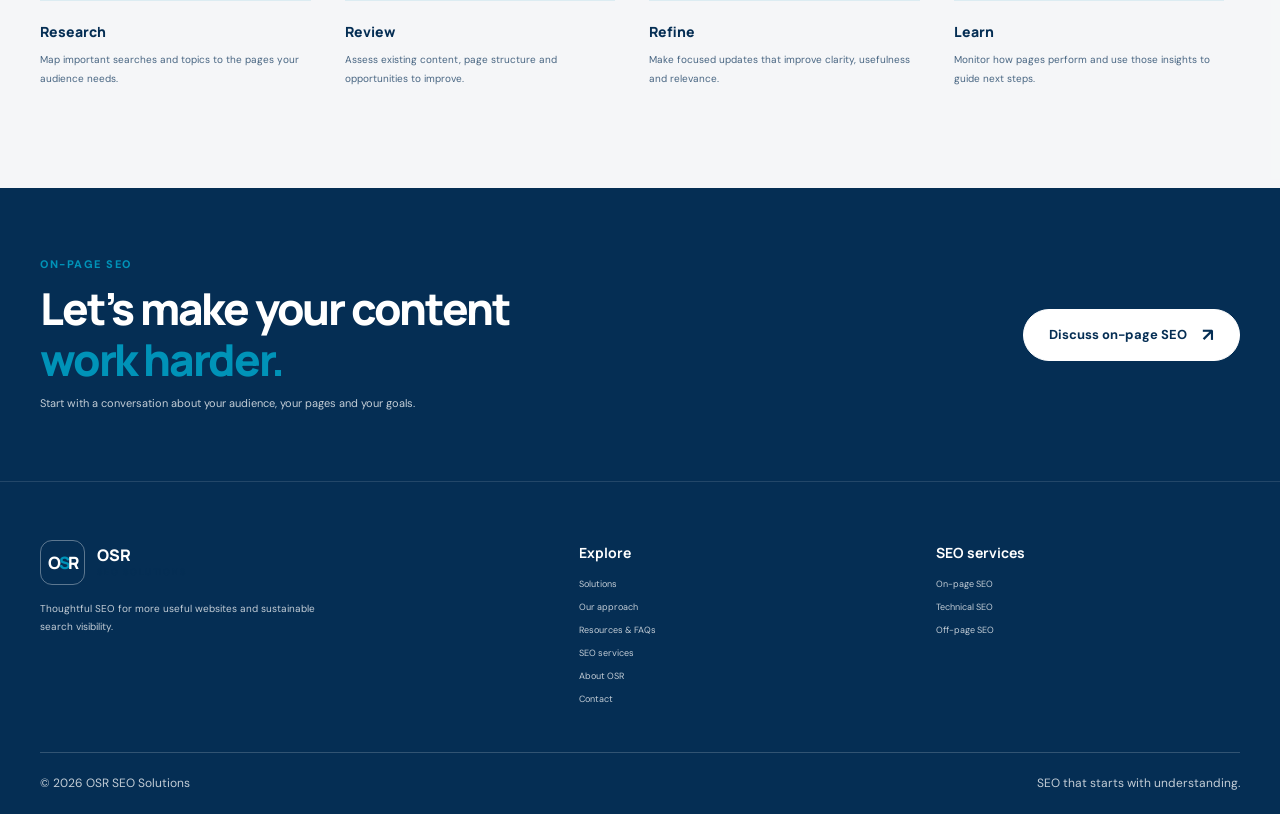
<file: on-page-seo.html>
<!doctype html>
<html lang="en">
<head>
  <meta charset="utf-8">
  <meta name="robots" content="noindex"><meta name="viewport" content="width=device-width, initial-scale=1">
  <meta name="description" content="Improve individual pages with on-page SEO from OSR: useful content, search intent, titles, headings and internal links.">
  <title>On-page SEO | OSR SEO Solutions</title><link rel="stylesheet" href="styles.css">
  <link rel="stylesheet" href="modern.css"><script src="script.js" defer></script>
</head>
<body>
  <a class="skip-link" href="#main">Skip to content</a>
  <header class="site-header"><div class="container header-inner"><a class="brand" href="index.html" aria-label="OSR SEO Solutions home"><span class="brand-mark" aria-hidden="true">O<span>S</span>R</span><span class="brand-name">OSR <span>SEO SOLUTIONS</span></span></a><button class="menu-toggle" type="button" aria-expanded="false" aria-controls="site-nav"><span class="sr-only">Toggle navigation</span><span></span><span></span><span></span></button><nav class="site-nav" id="site-nav" aria-label="Main navigation"><details class="nav-dropdown-group"><summary class="nav-dropdown-trigger">SEO Services <span class="nav-chevron" aria-hidden="true"></span></summary><div class="nav-dropdown"><span class="nav-dropdown-label">SEO Services</span><a href="services.html">All SEO services <span aria-hidden="true">&#8599;</span></a><a href="on-page-seo.html">On-page SEO <span aria-hidden="true">&#8599;</span></a><a href="technical-seo.html">Technical SEO <span aria-hidden="true">&#8599;</span></a><a href="off-page-seo.html">Off-page SEO <span aria-hidden="true">&#8599;</span></a><a href="services.html#seo-audits">SEO audits <span aria-hidden="true">&#8599;</span></a><a href="services.html#content-strategy">Content strategy <span aria-hidden="true">&#8599;</span></a><a href="services.html#local-seo">Local SEO <span aria-hidden="true">&#8599;</span></a></div></details><details class="nav-dropdown-group"><summary class="nav-dropdown-trigger">Packages <span class="nav-chevron" aria-hidden="true"></span></summary><div class="nav-dropdown nav-dropdown-wide"><span class="nav-dropdown-label">Packages</span><a href="inventory.html">Browse all packages <span aria-hidden="true">&#8599;</span></a><a href="inventory.html?category=pbn">PBN Links <span aria-hidden="true">&#8599;</span></a><a href="inventory.html?category=edu">.EDU BackLinks <span aria-hidden="true">&#8599;</span></a><a href="inventory.html?category=casino">Casino Niche PBN Links <span aria-hidden="true">&#8599;</span></a><a href="inventory.html?category=diversification">Diversification BackLinks <span aria-hidden="true">&#8599;</span></a><a href="inventory.html?category=expired">Expired Domains <span aria-hidden="true">&#8599;</span></a><a href="inventory.html?category=local">Local SEO <span aria-hidden="true">&#8599;</span></a><a href="inventory.html?category=reviews">Reviews / ORM <span aria-hidden="true">&#8599;</span></a></div></details><a class="nav-link" href="solutions.html">Solutions</a><a class="nav-link" href="approach.html">Our Approach</a><details class="nav-dropdown-group"><summary class="nav-dropdown-trigger">Resources <span class="nav-chevron" aria-hidden="true"></span></summary><div class="nav-dropdown"><span class="nav-dropdown-label">Resources</span><a href="resources.html">SEO guides <span aria-hidden="true">&#8599;</span></a><a href="resources.html#project-checklist">Project checklist <span aria-hidden="true">&#8599;</span></a><a href="resources.html#faqs">FAQs <span aria-hidden="true">&#8599;</span></a></div></details><a class="nav-link" href="about.html">About</a><a class="button button-small nav-cta" href="contact.html">Let&#8217;s talk <span aria-hidden="true">&#8599;</span></a></nav></div></header>
  <main id="main">
    <section class="page-hero"><div class="container page-hero-inner"><p class="eyebrow"><span class="eyebrow-dot"></span> SEO services / On-page SEO</p><h1>Help every page <span>find its audience.</span></h1><p>On-page SEO brings your content and page structure into focus, helping visitors and search engines understand what each page offers.</p><div class="breadcrumbs"><a href="index.html">Home</a><span aria-hidden="true">/</span><a href="services.html">Services</a><span aria-hidden="true">/</span><span>On-page SEO</span></div></div></section>
    <section class="section section-white"><div class="container detail-layout"><article class="detail-copy"><p class="eyebrow">Make your content count</p><h2>Useful pages are the <span>foundation of on-page SEO.</span></h2><p>On-page SEO is the practice of improving individual web pages so they are more relevant to the searches you want to reach. It includes the words on the page and elements in its HTML, such as titles, headings and links.</p><p>We look at what your audience needs, how your pages answer those needs and where small, deliberate improvements can make your site clearer and more useful.</p><h3>What we can help with</h3><ul class="detail-list"><li><span>✓</span><span><strong>Search intent &amp; keyword research</strong>Understand the questions and topics that matter to your audience.</span></li><li><span>✓</span><span><strong>Content structure</strong>Organize page titles, headings and copy around a clear purpose.</span></li><li><span>✓</span><span><strong>Content improvements</strong>Make existing pages more relevant, complete and genuinely helpful.</span></li><li><span>✓</span><span><strong>Internal linking</strong>Connect related pages so people and search engines can navigate your site.</span></li><li><span>✓</span><span><strong>Metadata &amp; HTML elements</strong>Review page titles, descriptions and other useful on-page signals.</span></li></ul></article><aside class="detail-aside"><span class="aside-icon icon-content" aria-hidden="true">✳</span><p class="eyebrow">A good place to start</p><h3>Know what each page is for.</h3><p>When a page has a clear audience, purpose and next step, it becomes easier to improve the experience and the search signals around it.</p><a class="text-link" href="contact.html">Talk about your content <span aria-hidden="true">→</span></a></aside></div></section>
    <section class="section section-tint"><div class="container"><div class="section-heading"><div><p class="eyebrow">A considered process</p><h2>From search intent to <span>stronger pages.</span></h2></div><p>On-page improvements work best when they reflect real customer needs—not a list of keywords added for its own sake.</p></div><div class="process-grid"><article class="process-step"><span class="process-count">01</span><h3>Research</h3><p>Map important searches and topics to the pages your audience needs.</p></article><article class="process-step"><span class="process-count">02</span><h3>Review</h3><p>Assess existing content, page structure and opportunities to improve.</p></article><article class="process-step"><span class="process-count">03</span><h3>Refine</h3><p>Make focused updates that improve clarity, usefulness and relevance.</p></article><article class="process-step"><span class="process-count">04</span><h3>Learn</h3><p>Monitor how pages perform and use those insights to guide next steps.</p></article></div></div></section>
    <section class="cta-section"><div class="container cta-inner"><div><p class="eyebrow eyebrow-light">On-page SEO</p><h2>Let’s make your content <span>work harder.</span></h2><p>Start with a conversation about your audience, your pages and your goals.</p></div><a class="button button-light" href="contact.html">Discuss on-page SEO <span aria-hidden="true">↗</span></a></div></section>
  </main>
  <footer class="site-footer"><div class="container footer-main"><div class="footer-brand"><a class="brand brand-light" href="index.html"><span class="brand-mark" aria-hidden="true">O<span>S</span>R</span><span class="brand-name">OSR <span>SEO SOLUTIONS</span></span></a><p>Thoughtful SEO for more useful websites and sustainable search visibility.</p></div><div class="footer-column"><h2>Explore</h2><a href="solutions.html">Solutions</a><a href="approach.html">Our approach</a><a href="resources.html">Resources &amp; FAQs</a><a href="services.html">SEO services</a><a href="about.html">About OSR</a><a href="contact.html">Contact</a></div><div class="footer-column"><h2>SEO services</h2><a href="on-page-seo.html">On-page SEO</a><a href="technical-seo.html">Technical SEO</a><a href="off-page-seo.html">Off-page SEO</a></div></div><div class="container footer-bottom"><span>© <span data-current-year>2026</span> OSR SEO Solutions</span><span>SEO that starts with understanding.</span></div></footer>
</body></html>
</file>
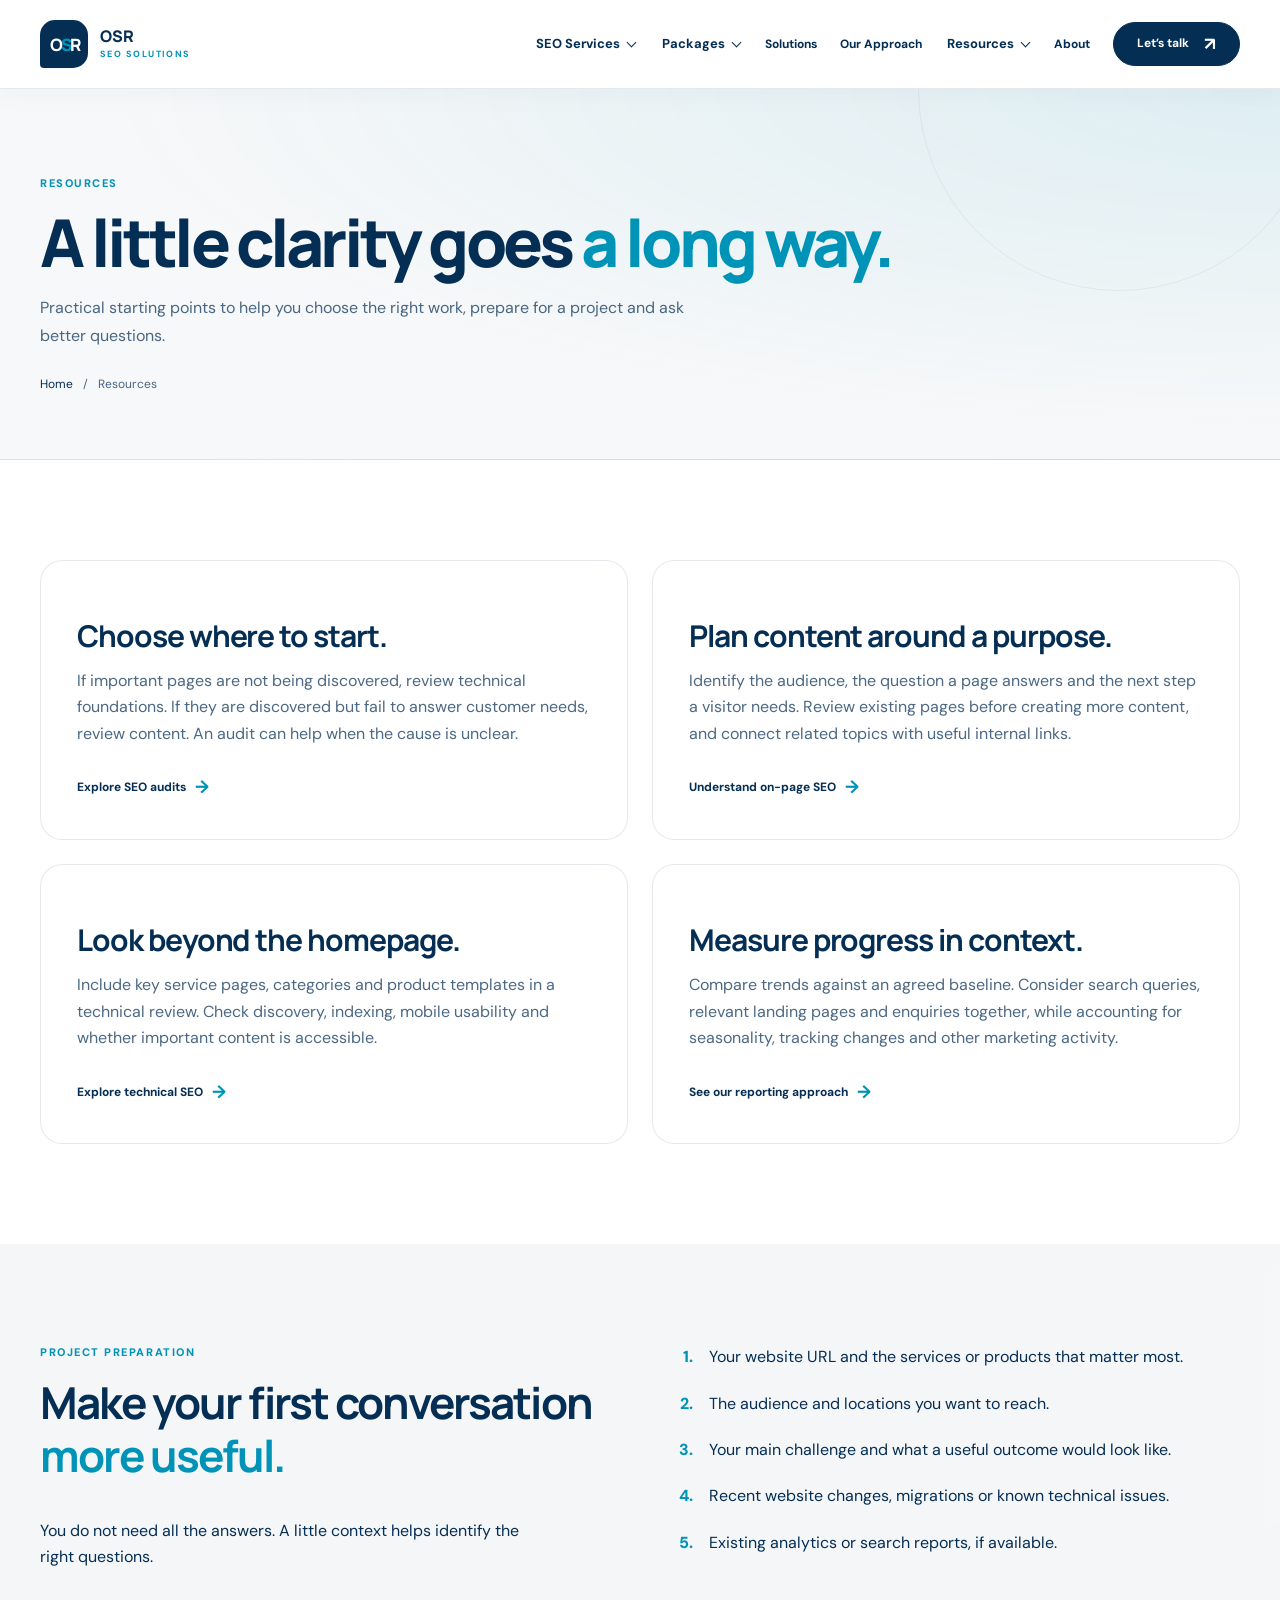
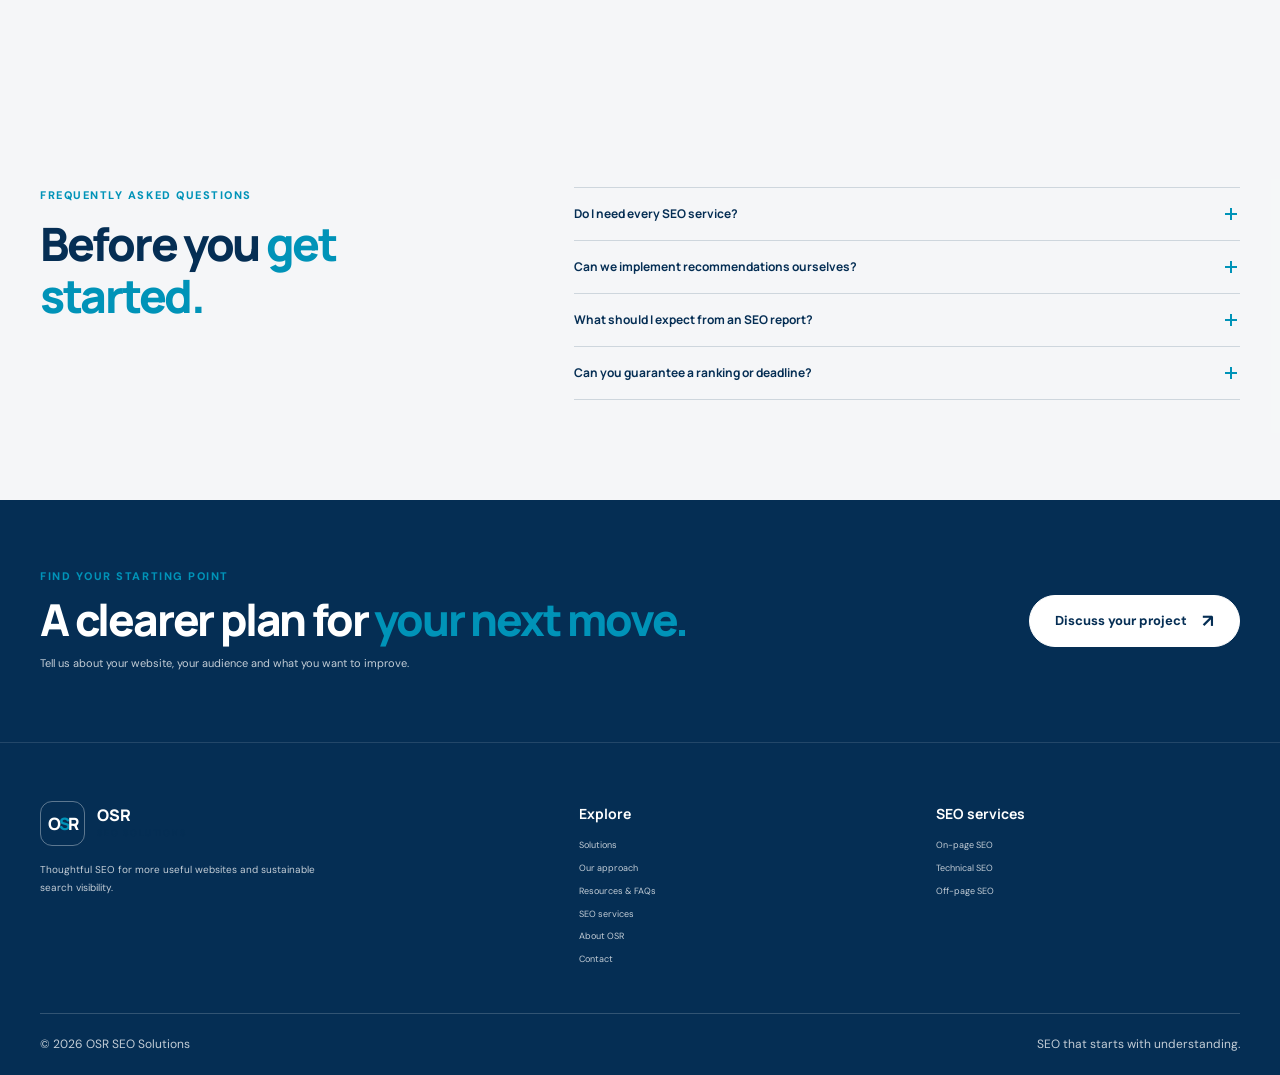
<file: resources.html>
<!doctype html>
<html lang="en">
<head>
  <meta charset="utf-8">
  <meta name="robots" content="noindex">
  <meta name="viewport" content="width=device-width, initial-scale=1">
  <meta name="description" content="Practical planning guides, an SEO project checklist and answers to common questions.">
  <title>SEO resources | OSR SEO Solutions</title>
  <link rel="stylesheet" href="styles.css">
  <link rel="stylesheet" href="modern.css">
  <script src="script.js" defer></script>
</head>
<body>
  <a class="skip-link" href="#main">Skip to content</a>
  <header class="site-header">
    <div class="container header-inner">
      <a class="brand" href="index.html" aria-label="OSR SEO Solutions home">
        <span class="brand-mark" aria-hidden="true">O<span>S</span>R</span>
        <span class="brand-name">OSR <span>SEO SOLUTIONS</span></span>
      </a>
      <button class="menu-toggle" type="button" aria-expanded="false" aria-controls="site-nav">
        <span class="sr-only">Toggle navigation</span><span></span><span></span><span></span>
      </button>
      <nav class="site-nav" id="site-nav" aria-label="Main navigation"><details class="nav-dropdown-group"><summary class="nav-dropdown-trigger">SEO Services <span class="nav-chevron" aria-hidden="true"></span></summary><div class="nav-dropdown"><span class="nav-dropdown-label">SEO Services</span><a href="services.html">All SEO services <span aria-hidden="true">&#8599;</span></a><a href="on-page-seo.html">On-page SEO <span aria-hidden="true">&#8599;</span></a><a href="technical-seo.html">Technical SEO <span aria-hidden="true">&#8599;</span></a><a href="off-page-seo.html">Off-page SEO <span aria-hidden="true">&#8599;</span></a><a href="services.html#seo-audits">SEO audits <span aria-hidden="true">&#8599;</span></a><a href="services.html#content-strategy">Content strategy <span aria-hidden="true">&#8599;</span></a><a href="services.html#local-seo">Local SEO <span aria-hidden="true">&#8599;</span></a></div></details><details class="nav-dropdown-group"><summary class="nav-dropdown-trigger">Packages <span class="nav-chevron" aria-hidden="true"></span></summary><div class="nav-dropdown nav-dropdown-wide"><span class="nav-dropdown-label">Packages</span><a href="inventory.html">Browse all packages <span aria-hidden="true">&#8599;</span></a><a href="inventory.html?category=pbn">PBN Links <span aria-hidden="true">&#8599;</span></a><a href="inventory.html?category=edu">.EDU BackLinks <span aria-hidden="true">&#8599;</span></a><a href="inventory.html?category=casino">Casino Niche PBN Links <span aria-hidden="true">&#8599;</span></a><a href="inventory.html?category=diversification">Diversification BackLinks <span aria-hidden="true">&#8599;</span></a><a href="inventory.html?category=expired">Expired Domains <span aria-hidden="true">&#8599;</span></a><a href="inventory.html?category=local">Local SEO <span aria-hidden="true">&#8599;</span></a><a href="inventory.html?category=reviews">Reviews / ORM <span aria-hidden="true">&#8599;</span></a></div></details><a class="nav-link" href="solutions.html">Solutions</a><a class="nav-link" href="approach.html">Our Approach</a><details class="nav-dropdown-group"><summary class="nav-dropdown-trigger">Resources <span class="nav-chevron" aria-hidden="true"></span></summary><div class="nav-dropdown"><span class="nav-dropdown-label">Resources</span><a href="resources.html">SEO guides <span aria-hidden="true">&#8599;</span></a><a href="resources.html#project-checklist">Project checklist <span aria-hidden="true">&#8599;</span></a><a href="resources.html#faqs">FAQs <span aria-hidden="true">&#8599;</span></a></div></details><a class="nav-link" href="about.html">About</a><a class="button button-small nav-cta" href="contact.html">Let&#8217;s talk <span aria-hidden="true">&#8599;</span></a></nav>
    </div>
  </header>

  <main id="main"><section class="page-hero"><div class="container page-hero-inner"><p class="eyebrow">Resources</p><h1>A little clarity goes <span>a long way.</span></h1><p>Practical starting points to help you choose the right work, prepare for a project and ask better questions.</p><div class="breadcrumbs"><a href="index.html">Home</a><span aria-hidden="true">/</span><span>Resources</span></div></div></section><section class="section"><div class="container"><div class="expanded-grid"><article class="expanded-card" id="starting-point"><span class="card-number">GUIDE / 01</span><h2>Choose where to start.</h2><p>If important pages are not being discovered, review technical foundations. If they are discovered but fail to answer customer needs, review content. An audit can help when the cause is unclear.</p><a class="text-link" href="services.html#seo-audits">Explore SEO audits <span aria-hidden="true">&#8594;</span></a></article><article class="expanded-card" id="content-planning"><span class="card-number">GUIDE / 02</span><h2>Plan content around a purpose.</h2><p>Identify the audience, the question a page answers and the next step a visitor needs. Review existing pages before creating more content, and connect related topics with useful internal links.</p><a class="text-link" href="on-page-seo.html">Understand on-page SEO <span aria-hidden="true">&#8594;</span></a></article><article class="expanded-card" id="technical-review"><span class="card-number">GUIDE / 03</span><h2>Look beyond the homepage.</h2><p>Include key service pages, categories and product templates in a technical review. Check discovery, indexing, mobile usability and whether important content is accessible.</p><a class="text-link" href="technical-seo.html">Explore technical SEO <span aria-hidden="true">&#8594;</span></a></article><article class="expanded-card" id="measuring-progress"><span class="card-number">GUIDE / 04</span><h2>Measure progress in context.</h2><p>Compare trends against an agreed baseline. Consider search queries, relevant landing pages and enquiries together, while accounting for seasonality, tracking changes and other marketing activity.</p><a class="text-link" href="approach.html#reporting">See our reporting approach <span aria-hidden="true">&#8594;</span></a></article></div></div></section><section class="section section-tint" id="project-checklist"><div class="container resource-checklist"><div><p class="eyebrow">Project preparation</p><h2>Make your first conversation <span>more useful.</span></h2><p>You do not need all the answers. A little context helps identify the right questions.</p></div><ol><li>Your website URL and the services or products that matter most.</li><li>The audience and locations you want to reach.</li><li>Your main challenge and what a useful outcome would look like.</li><li>Recent website changes, migrations or known technical issues.</li><li>Existing analytics or search reports, if available.</li></ol></div></section><section class="section faq-section" id="faqs"><div class="container faq-layout"><div><p class="eyebrow">Frequently asked questions</p><h2>Before you <span>get started.</span></h2></div><div class="faq-list"><details><summary>Do I need every SEO service?<span aria-hidden="true"></span></summary><p>No. The right scope depends on your website and goals. A focused audit or one service may be an appropriate starting point.</p></details><details><summary>Can we implement recommendations ourselves?<span aria-hidden="true"></span></summary><p>Implementation responsibilities can be agreed as part of the project. Explain your team's capabilities and availability during the initial conversation.</p></details><details><summary>What should I expect from an SEO report?<span aria-hidden="true"></span></summary><p>A useful report connects completed work, relevant performance signals and next steps. It should also explain uncertainty and tracking limitations.</p></details><details><summary>Can you guarantee a ranking or deadline?<span aria-hidden="true"></span></summary><p>Search results depend on many factors beyond a single website. Scope, deliverables and review points can be agreed, but a fixed ranking or results timeline should not be assumed.</p></details></div></div></section><section class="cta-section"><div class="container cta-inner"><div><p class="eyebrow eyebrow-light">Find your starting point</p><h2>A clearer plan for <span>your next move.</span></h2><p>Tell us about your website, your audience and what you want to improve.</p></div><a class="button button-light" href="contact.html">Discuss your project <span aria-hidden="true">&#8599;</span></a></div></section></main>

  <footer class="site-footer">
    <div class="container footer-main">
      <div class="footer-brand"><a class="brand brand-light" href="index.html"><span class="brand-mark" aria-hidden="true">O<span>S</span>R</span><span class="brand-name">OSR <span>SEO SOLUTIONS</span></span></a><p>Thoughtful SEO for more useful websites and sustainable search visibility.</p></div>
      <div class="footer-column"><h2>Explore</h2><a href="solutions.html">Solutions</a><a href="approach.html">Our approach</a><a href="resources.html">Resources &amp; FAQs</a><a href="services.html">SEO services</a><a href="about.html">About OSR</a><a href="contact.html">Contact</a></div>
      <div class="footer-column"><h2>SEO services</h2><a href="on-page-seo.html">On-page SEO</a><a href="technical-seo.html">Technical SEO</a><a href="off-page-seo.html">Off-page SEO</a></div>
    </div>
    <div class="container footer-bottom"><span>© <span data-current-year>2026</span> OSR SEO Solutions</span><span>SEO that starts with understanding.</span></div>
  </footer>
</body>
</html>
</file>
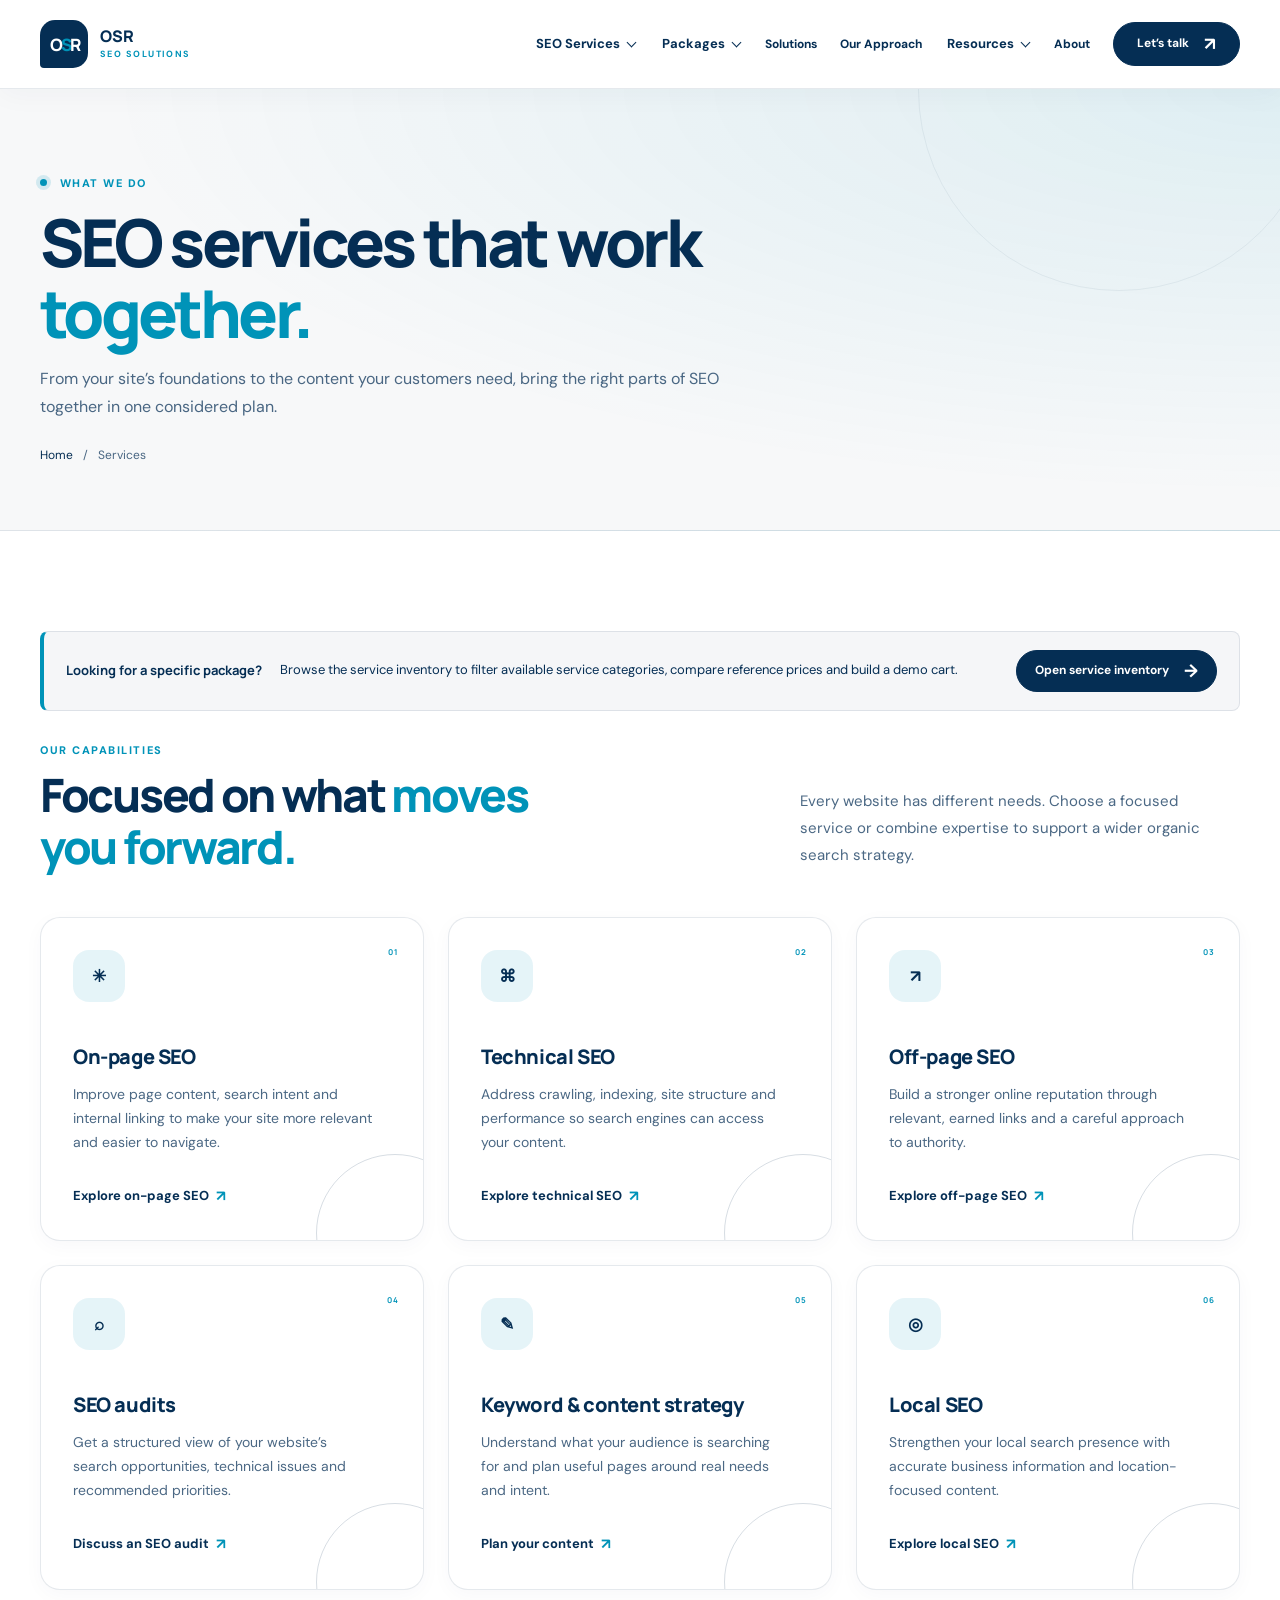
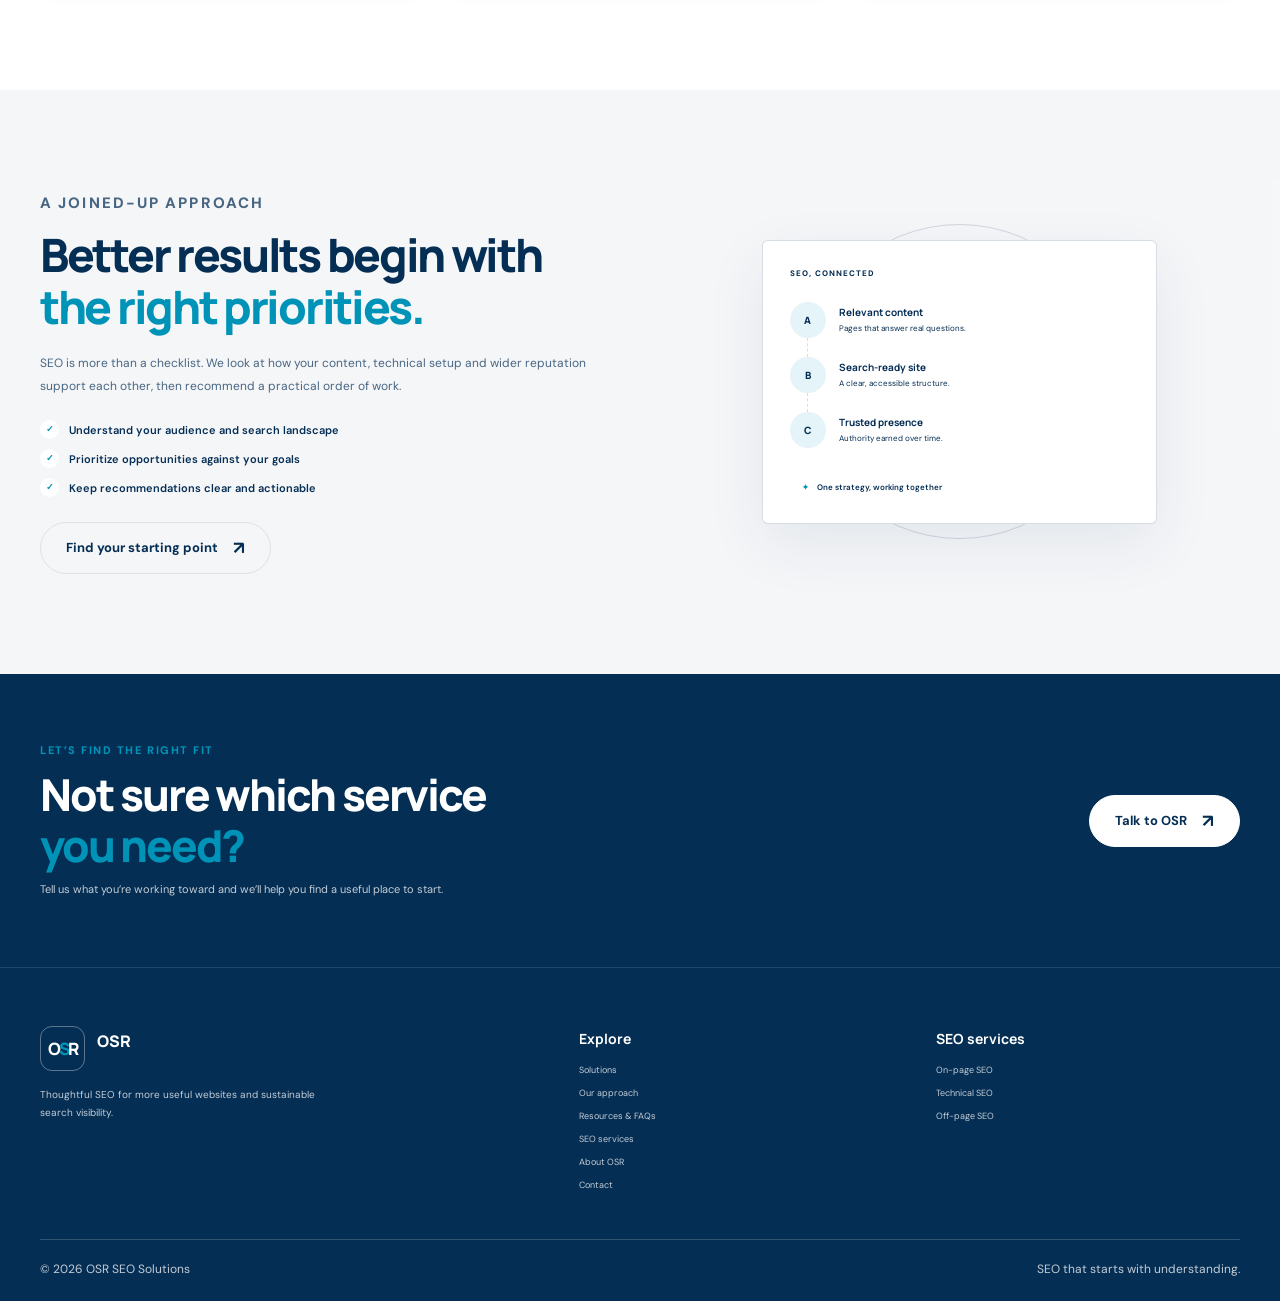
<file: services.html>
<!doctype html>
<html lang="en">
<head>
  <meta charset="utf-8">
  <meta name="robots" content="noindex"><meta name="viewport" content="width=device-width, initial-scale=1">
  <meta name="description" content="Explore OSR SEO Solutions services: on-page, technical, off-page and local SEO, audits, keyword research and content strategy.">
  <title>SEO Services | OSR SEO Solutions</title><link rel="stylesheet" href="styles.css">
  <link rel="stylesheet" href="modern.css"><script src="script.js" defer></script>
</head>
<body>
  <a class="skip-link" href="#main">Skip to content</a>
  <header class="site-header"><div class="container header-inner">
    <a class="brand" href="index.html" aria-label="OSR SEO Solutions home"><span class="brand-mark" aria-hidden="true">O<span>S</span>R</span><span class="brand-name">OSR <span>SEO SOLUTIONS</span></span></a>
    <button class="menu-toggle" type="button" aria-expanded="false" aria-controls="site-nav"><span class="sr-only">Toggle navigation</span><span></span><span></span><span></span></button>
    <nav class="site-nav" id="site-nav" aria-label="Main navigation"><details class="nav-dropdown-group"><summary class="nav-dropdown-trigger">SEO Services <span class="nav-chevron" aria-hidden="true"></span></summary><div class="nav-dropdown"><span class="nav-dropdown-label">SEO Services</span><a href="services.html">All SEO services <span aria-hidden="true">&#8599;</span></a><a href="on-page-seo.html">On-page SEO <span aria-hidden="true">&#8599;</span></a><a href="technical-seo.html">Technical SEO <span aria-hidden="true">&#8599;</span></a><a href="off-page-seo.html">Off-page SEO <span aria-hidden="true">&#8599;</span></a><a href="services.html#seo-audits">SEO audits <span aria-hidden="true">&#8599;</span></a><a href="services.html#content-strategy">Content strategy <span aria-hidden="true">&#8599;</span></a><a href="services.html#local-seo">Local SEO <span aria-hidden="true">&#8599;</span></a></div></details><details class="nav-dropdown-group"><summary class="nav-dropdown-trigger">Packages <span class="nav-chevron" aria-hidden="true"></span></summary><div class="nav-dropdown nav-dropdown-wide"><span class="nav-dropdown-label">Packages</span><a href="inventory.html">Browse all packages <span aria-hidden="true">&#8599;</span></a><a href="inventory.html?category=pbn">PBN Links <span aria-hidden="true">&#8599;</span></a><a href="inventory.html?category=edu">.EDU BackLinks <span aria-hidden="true">&#8599;</span></a><a href="inventory.html?category=casino">Casino Niche PBN Links <span aria-hidden="true">&#8599;</span></a><a href="inventory.html?category=diversification">Diversification BackLinks <span aria-hidden="true">&#8599;</span></a><a href="inventory.html?category=expired">Expired Domains <span aria-hidden="true">&#8599;</span></a><a href="inventory.html?category=local">Local SEO <span aria-hidden="true">&#8599;</span></a><a href="inventory.html?category=reviews">Reviews / ORM <span aria-hidden="true">&#8599;</span></a></div></details><a class="nav-link" href="solutions.html">Solutions</a><a class="nav-link" href="approach.html">Our Approach</a><details class="nav-dropdown-group"><summary class="nav-dropdown-trigger">Resources <span class="nav-chevron" aria-hidden="true"></span></summary><div class="nav-dropdown"><span class="nav-dropdown-label">Resources</span><a href="resources.html">SEO guides <span aria-hidden="true">&#8599;</span></a><a href="resources.html#project-checklist">Project checklist <span aria-hidden="true">&#8599;</span></a><a href="resources.html#faqs">FAQs <span aria-hidden="true">&#8599;</span></a></div></details><a class="nav-link" href="about.html">About</a><a class="button button-small nav-cta" href="contact.html">Let&#8217;s talk <span aria-hidden="true">&#8599;</span></a></nav>
  </div></header>
  <main id="main">
    <section class="page-hero"><div class="container page-hero-inner"><p class="eyebrow"><span class="eyebrow-dot"></span> What we do</p><h1>SEO services that work <span>together.</span></h1><p>From your site’s foundations to the content your customers need, bring the right parts of SEO together in one considered plan.</p><div class="breadcrumbs"><a href="index.html">Home</a><span aria-hidden="true">/</span><span>Services</span></div></div></section>
    <section class="section section-white"><div class="container">
      <div class="inventory-note services-inventory-note"><strong>Looking for a specific package?</strong><span>Browse the service inventory to filter available service categories, compare reference prices and build a demo cart.</span><a class="button button-small" href="inventory.html">Open service inventory <span aria-hidden="true">→</span></a></div>
      <div class="section-heading"><div><p class="eyebrow">Our capabilities</p><h2>Focused on what <span>moves you forward.</span></h2></div><p>Every website has different needs. Choose a focused service or combine expertise to support a wider organic search strategy.</p></div>
      <div class="service-grid service-grid-expanded">
        <a class="service-card" href="on-page-seo.html"><span class="card-icon icon-content" aria-hidden="true">✳</span><span class="card-number">01</span><h3>On-page SEO</h3><p>Improve page content, search intent and internal linking to make your site more relevant and easier to navigate.</p><span class="card-link">Explore on-page SEO <b aria-hidden="true">↗</b></span></a>
        <a class="service-card" href="technical-seo.html"><span class="card-icon icon-technical" aria-hidden="true">⌘</span><span class="card-number">02</span><h3>Technical SEO</h3><p>Address crawling, indexing, site structure and performance so search engines can access your content.</p><span class="card-link">Explore technical SEO <b aria-hidden="true">↗</b></span></a>
        <a class="service-card" href="off-page-seo.html"><span class="card-icon icon-authority" aria-hidden="true">↗</span><span class="card-number">03</span><h3>Off-page SEO</h3><p>Build a stronger online reputation through relevant, earned links and a careful approach to authority.</p><span class="card-link">Explore off-page SEO <b aria-hidden="true">↗</b></span></a>
        <article class="service-card" id="seo-audits"><span class="card-icon icon-research" aria-hidden="true">⌕</span><span class="card-number">04</span><h3>SEO audits</h3><p>Get a structured view of your website’s search opportunities, technical issues and recommended priorities.</p><a class="card-link" href="contact.html">Discuss an SEO audit <b aria-hidden="true">↗</b></a></article>
        <article class="service-card" id="content-strategy"><span class="card-icon icon-content" aria-hidden="true">✎</span><span class="card-number">05</span><h3>Keyword &amp; content strategy</h3><p>Understand what your audience is searching for and plan useful pages around real needs and intent.</p><a class="card-link" href="contact.html">Plan your content <b aria-hidden="true">↗</b></a></article>
        <article class="service-card" id="local-seo"><span class="card-icon icon-local" aria-hidden="true">◎</span><span class="card-number">06</span><h3>Local SEO</h3><p>Strengthen your local search presence with accurate business information and location-focused content.</p><a class="card-link" href="contact.html">Explore local SEO <b aria-hidden="true">↗</b></a></article>
      </div>
    </div></section>
    <section class="section section-tint"><div class="container split-section split-reverse"><div class="split-copy"><p class="eyebrow">A joined-up approach</p><h2>Better results begin with <span>the right priorities.</span></h2><p>SEO is more than a checklist. We look at how your content, technical setup and wider reputation support each other, then recommend a practical order of work.</p><ul class="check-list"><li><span>✓</span> Understand your audience and search landscape</li><li><span>✓</span> Prioritize opportunities against your goals</li><li><span>✓</span> Keep recommendations clear and actionable</li></ul><a class="button button-outline" href="contact.html">Find your starting point <span aria-hidden="true">↗</span></a></div><div class="split-visual"><div class="strategy-card"><span class="mini-label">SEO, connected</span><div class="strategy-line"><span class="strategy-badge">A</span><span><strong>Relevant content</strong><small>Pages that answer real questions.</small></span></div><div class="strategy-connector"></div><div class="strategy-line"><span class="strategy-badge">B</span><span><strong>Search-ready site</strong><small>A clear, accessible structure.</small></span></div><div class="strategy-connector"></div><div class="strategy-line"><span class="strategy-badge">C</span><span><strong>Trusted presence</strong><small>Authority earned over time.</small></span></div><div class="strategy-bottom"><span aria-hidden="true">✦</span> One strategy, working together</div></div><div class="visual-decoration" aria-hidden="true"></div></div></div></section>
    <section class="cta-section"><div class="container cta-inner"><div><p class="eyebrow eyebrow-light">Let’s find the right fit</p><h2>Not sure which service <span>you need?</span></h2><p>Tell us what you’re working toward and we’ll help you find a useful place to start.</p></div><a class="button button-light" href="contact.html">Talk to OSR <span aria-hidden="true">↗</span></a></div></section>
  </main>
  <footer class="site-footer"><div class="container footer-main"><div class="footer-brand"><a class="brand brand-light" href="index.html"><span class="brand-mark" aria-hidden="true">O<span>S</span>R</span><span class="brand-name">OSR <span>SEO SOLUTIONS</span></span></a><p>Thoughtful SEO for more useful websites and sustainable search visibility.</p></div><div class="footer-column"><h2>Explore</h2><a href="solutions.html">Solutions</a><a href="approach.html">Our approach</a><a href="resources.html">Resources &amp; FAQs</a><a href="services.html">SEO services</a><a href="about.html">About OSR</a><a href="contact.html">Contact</a></div><div class="footer-column"><h2>SEO services</h2><a href="on-page-seo.html">On-page SEO</a><a href="technical-seo.html">Technical SEO</a><a href="off-page-seo.html">Off-page SEO</a></div></div><div class="container footer-bottom"><span>© <span data-current-year>2026</span> OSR SEO Solutions</span><span>SEO that starts with understanding.</span></div></footer>
</body></html>
</file>
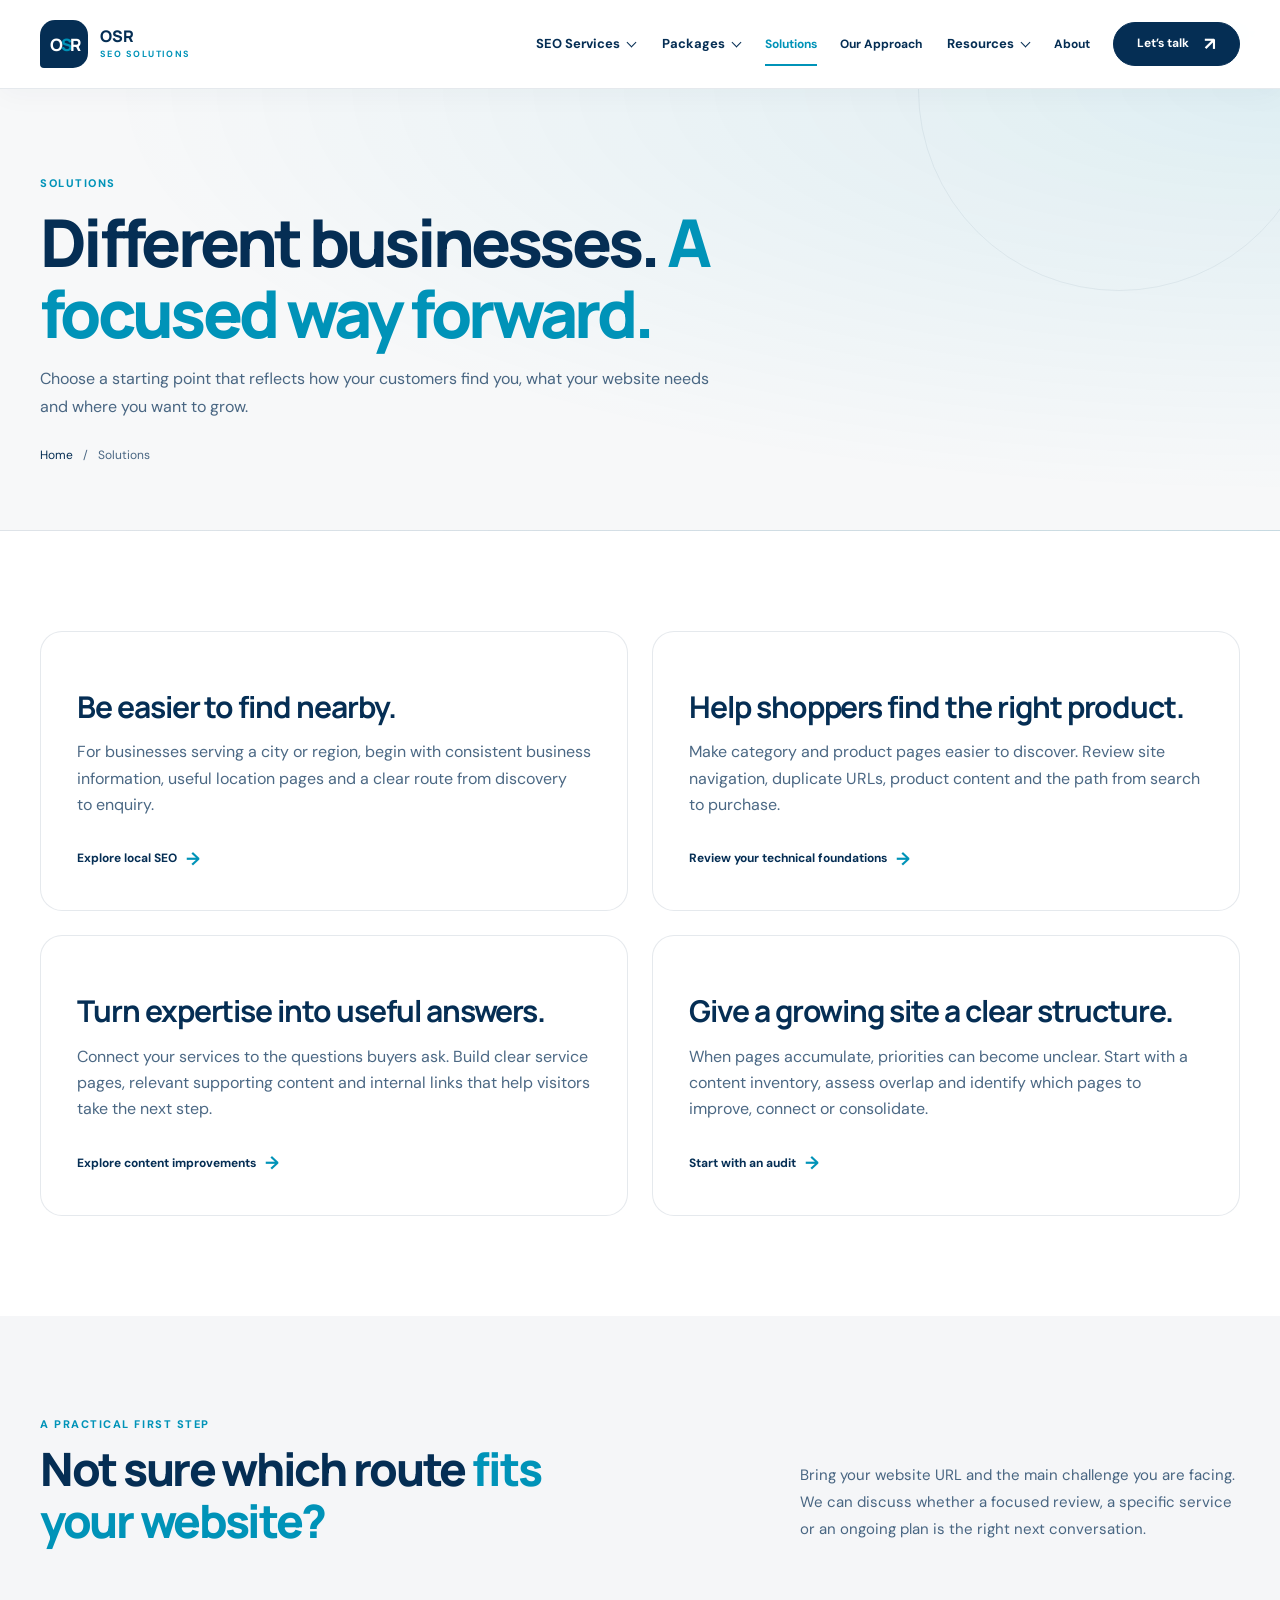
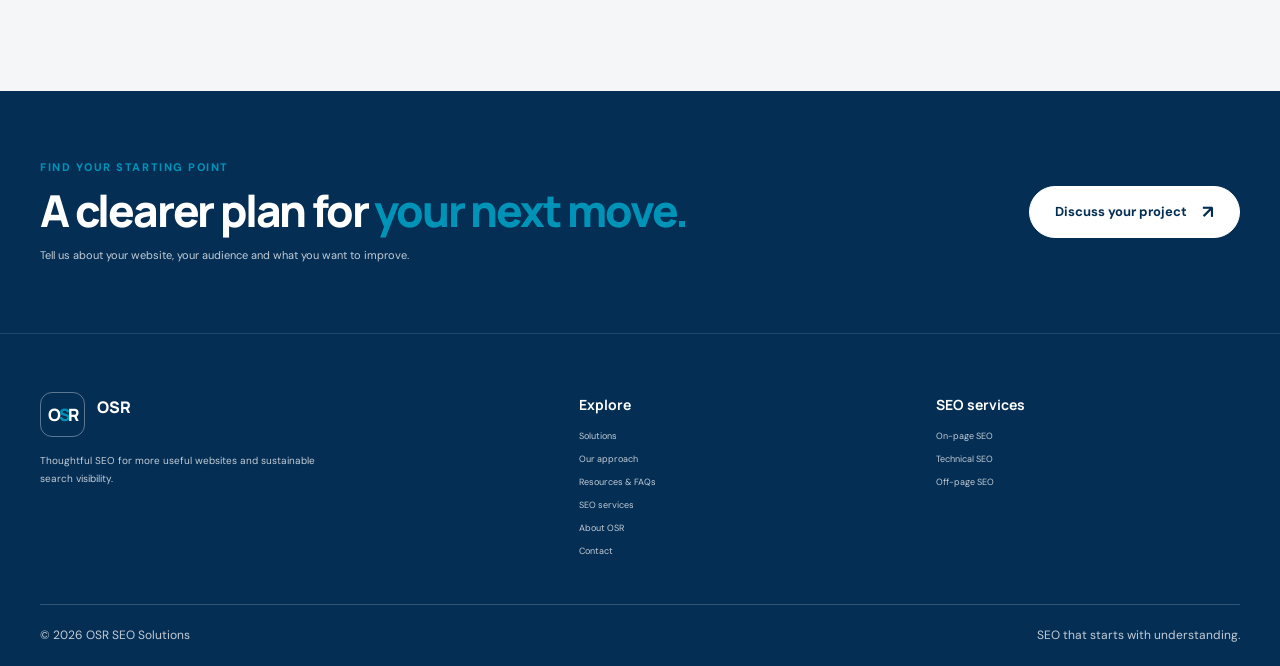
<file: solutions.html>
<!doctype html>
<html lang="en">
<head>
  <meta charset="utf-8">
  <meta name="robots" content="noindex">
  <meta name="viewport" content="width=device-width, initial-scale=1">
  <meta name="description" content="Explore SEO priorities for local businesses, online stores and growing service companies.">
  <title>Solutions | OSR SEO Solutions</title>
  <link rel="stylesheet" href="styles.css">
  <link rel="stylesheet" href="modern.css">
  <script src="script.js" defer></script>
</head>
<body>
  <a class="skip-link" href="#main">Skip to content</a>
  <header class="site-header">
    <div class="container header-inner">
      <a class="brand" href="index.html" aria-label="OSR SEO Solutions home">
        <span class="brand-mark" aria-hidden="true">O<span>S</span>R</span>
        <span class="brand-name">OSR <span>SEO SOLUTIONS</span></span>
      </a>
      <button class="menu-toggle" type="button" aria-expanded="false" aria-controls="site-nav">
        <span class="sr-only">Toggle navigation</span><span></span><span></span><span></span>
      </button>
      <nav class="site-nav" id="site-nav" aria-label="Main navigation"><details class="nav-dropdown-group"><summary class="nav-dropdown-trigger">SEO Services <span class="nav-chevron" aria-hidden="true"></span></summary><div class="nav-dropdown"><span class="nav-dropdown-label">SEO Services</span><a href="services.html">All SEO services <span aria-hidden="true">&#8599;</span></a><a href="on-page-seo.html">On-page SEO <span aria-hidden="true">&#8599;</span></a><a href="technical-seo.html">Technical SEO <span aria-hidden="true">&#8599;</span></a><a href="off-page-seo.html">Off-page SEO <span aria-hidden="true">&#8599;</span></a><a href="services.html#seo-audits">SEO audits <span aria-hidden="true">&#8599;</span></a><a href="services.html#content-strategy">Content strategy <span aria-hidden="true">&#8599;</span></a><a href="services.html#local-seo">Local SEO <span aria-hidden="true">&#8599;</span></a></div></details><details class="nav-dropdown-group"><summary class="nav-dropdown-trigger">Packages <span class="nav-chevron" aria-hidden="true"></span></summary><div class="nav-dropdown nav-dropdown-wide"><span class="nav-dropdown-label">Packages</span><a href="inventory.html">Browse all packages <span aria-hidden="true">&#8599;</span></a><a href="inventory.html?category=pbn">PBN Links <span aria-hidden="true">&#8599;</span></a><a href="inventory.html?category=edu">.EDU BackLinks <span aria-hidden="true">&#8599;</span></a><a href="inventory.html?category=casino">Casino Niche PBN Links <span aria-hidden="true">&#8599;</span></a><a href="inventory.html?category=diversification">Diversification BackLinks <span aria-hidden="true">&#8599;</span></a><a href="inventory.html?category=expired">Expired Domains <span aria-hidden="true">&#8599;</span></a><a href="inventory.html?category=local">Local SEO <span aria-hidden="true">&#8599;</span></a><a href="inventory.html?category=reviews">Reviews / ORM <span aria-hidden="true">&#8599;</span></a></div></details><a class="nav-link active" href="solutions.html" aria-current="page">Solutions</a><a class="nav-link" href="approach.html">Our Approach</a><details class="nav-dropdown-group"><summary class="nav-dropdown-trigger">Resources <span class="nav-chevron" aria-hidden="true"></span></summary><div class="nav-dropdown"><span class="nav-dropdown-label">Resources</span><a href="resources.html">SEO guides <span aria-hidden="true">&#8599;</span></a><a href="resources.html#project-checklist">Project checklist <span aria-hidden="true">&#8599;</span></a><a href="resources.html#faqs">FAQs <span aria-hidden="true">&#8599;</span></a></div></details><a class="nav-link" href="about.html">About</a><a class="button button-small nav-cta" href="contact.html">Let&#8217;s talk <span aria-hidden="true">&#8599;</span></a></nav>
    </div>
  </header>

  <main id="main"><section class="page-hero"><div class="container page-hero-inner"><p class="eyebrow">Solutions</p><h1>Different businesses. <span>A focused way forward.</span></h1><p>Choose a starting point that reflects how your customers find you, what your website needs and where you want to grow.</p><div class="breadcrumbs"><a href="index.html">Home</a><span aria-hidden="true">/</span><span>Solutions</span></div></div></section><section class="section"><div class="container"><div class="expanded-grid"><article class="expanded-card" id="local-businesses"><span class="card-number">01 / LOCAL VISIBILITY</span><h2>Be easier to find nearby.</h2><p>For businesses serving a city or region, begin with consistent business information, useful location pages and a clear route from discovery to enquiry.</p><a class="text-link" href="services.html#local-seo">Explore local SEO <span aria-hidden="true">&#8594;</span></a></article><article class="expanded-card" id="online-stores"><span class="card-number">02 / ECOMMERCE</span><h2>Help shoppers find the right product.</h2><p>Make category and product pages easier to discover. Review site navigation, duplicate URLs, product content and the path from search to purchase.</p><a class="text-link" href="technical-seo.html">Review your technical foundations <span aria-hidden="true">&#8594;</span></a></article><article class="expanded-card" id="service-businesses"><span class="card-number">03 / QUALIFIED ENQUIRIES</span><h2>Turn expertise into useful answers.</h2><p>Connect your services to the questions buyers ask. Build clear service pages, relevant supporting content and internal links that help visitors take the next step.</p><a class="text-link" href="on-page-seo.html">Explore content improvements <span aria-hidden="true">&#8594;</span></a></article><article class="expanded-card" id="growing-websites"><span class="card-number">04 / SCALING CONTENT</span><h2>Give a growing site a clear structure.</h2><p>When pages accumulate, priorities can become unclear. Start with a content inventory, assess overlap and identify which pages to improve, connect or consolidate.</p><a class="text-link" href="services.html#seo-audits">Start with an audit <span aria-hidden="true">&#8594;</span></a></article></div></div></section><section class="section section-tint"><div class="container section-heading"><div><p class="eyebrow">A practical first step</p><h2>Not sure which route <span>fits your website?</span></h2></div><p>Bring your website URL and the main challenge you are facing. We can discuss whether a focused review, a specific service or an ongoing plan is the right next conversation.</p></div></section><section class="cta-section"><div class="container cta-inner"><div><p class="eyebrow eyebrow-light">Find your starting point</p><h2>A clearer plan for <span>your next move.</span></h2><p>Tell us about your website, your audience and what you want to improve.</p></div><a class="button button-light" href="contact.html">Discuss your project <span aria-hidden="true">&#8599;</span></a></div></section></main>

  <footer class="site-footer">
    <div class="container footer-main">
      <div class="footer-brand"><a class="brand brand-light" href="index.html"><span class="brand-mark" aria-hidden="true">O<span>S</span>R</span><span class="brand-name">OSR <span>SEO SOLUTIONS</span></span></a><p>Thoughtful SEO for more useful websites and sustainable search visibility.</p></div>
      <div class="footer-column"><h2>Explore</h2><a href="solutions.html">Solutions</a><a href="approach.html">Our approach</a><a href="resources.html">Resources &amp; FAQs</a><a href="services.html">SEO services</a><a href="about.html">About OSR</a><a href="contact.html">Contact</a></div>
      <div class="footer-column"><h2>SEO services</h2><a href="on-page-seo.html">On-page SEO</a><a href="technical-seo.html">Technical SEO</a><a href="off-page-seo.html">Off-page SEO</a></div>
    </div>
    <div class="container footer-bottom"><span>© <span data-current-year>2026</span> OSR SEO Solutions</span><span>SEO that starts with understanding.</span></div>
  </footer>
</body>
</html>
</file>
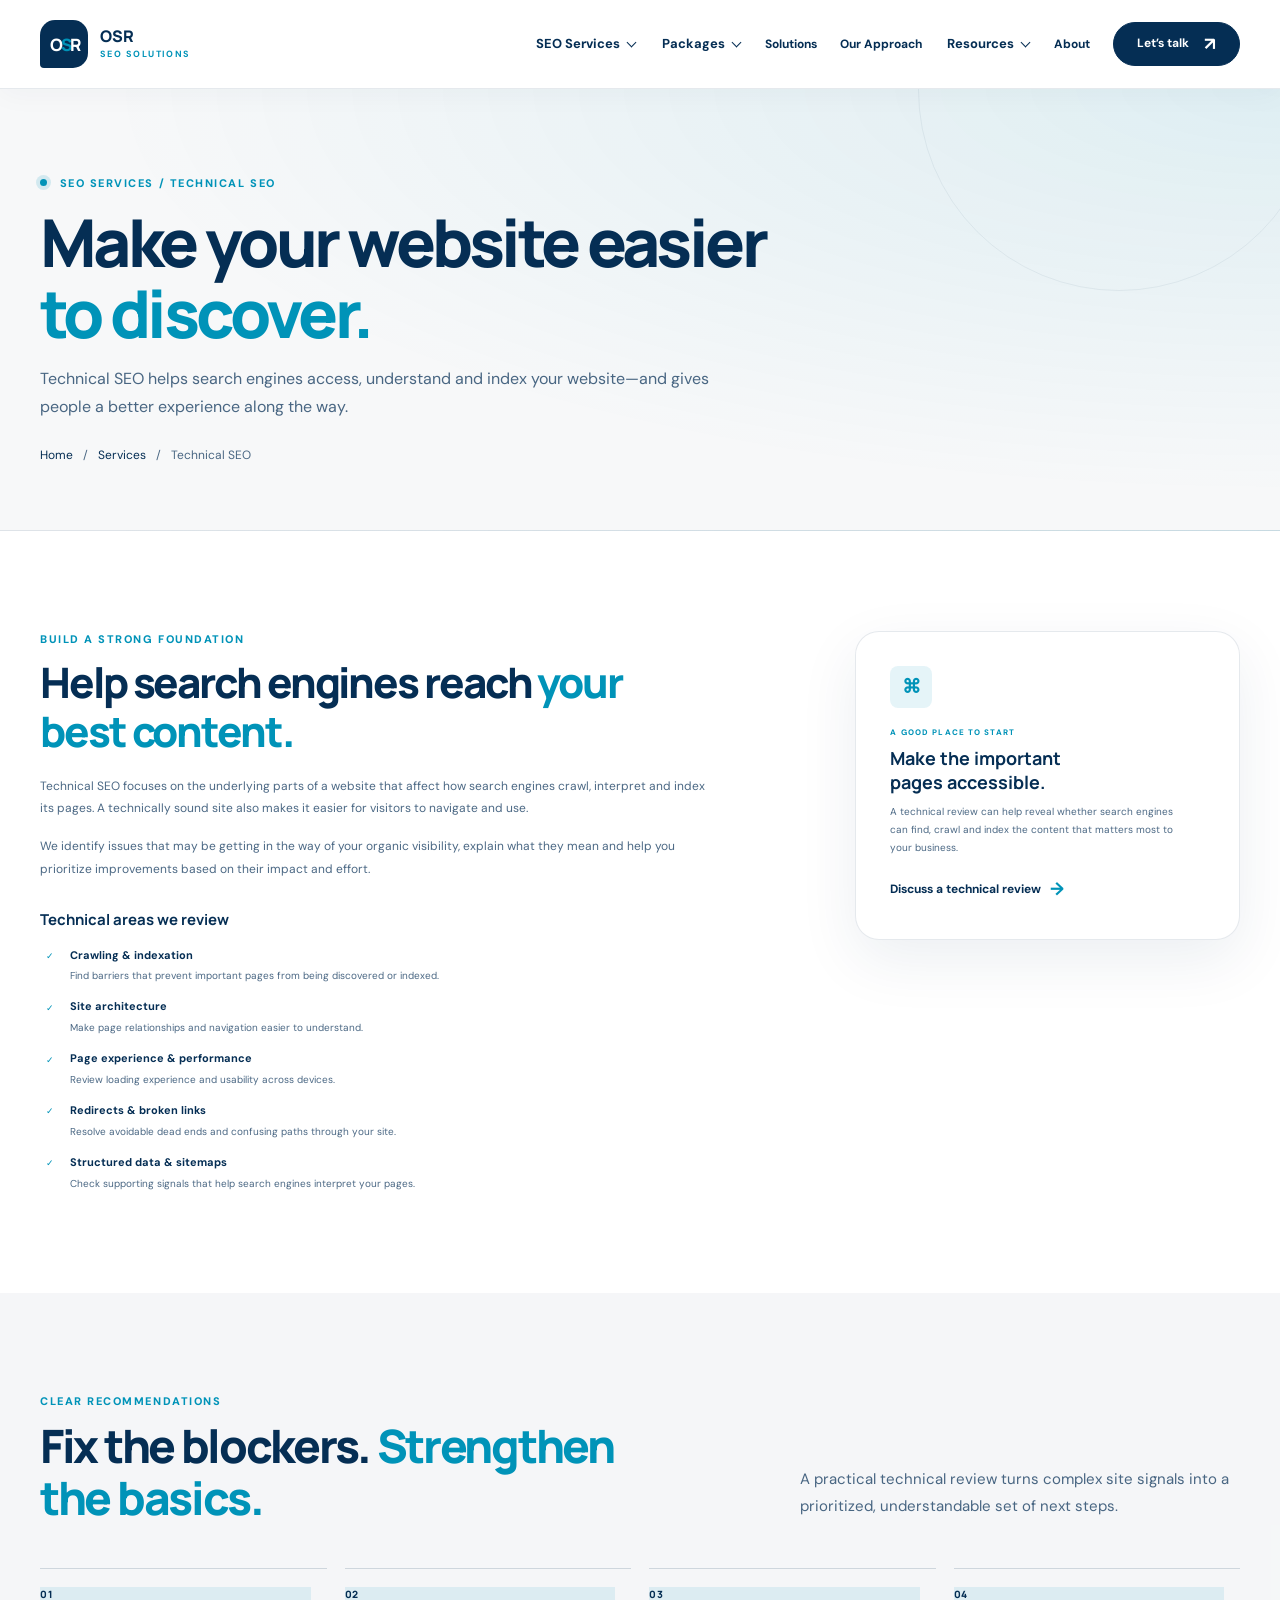
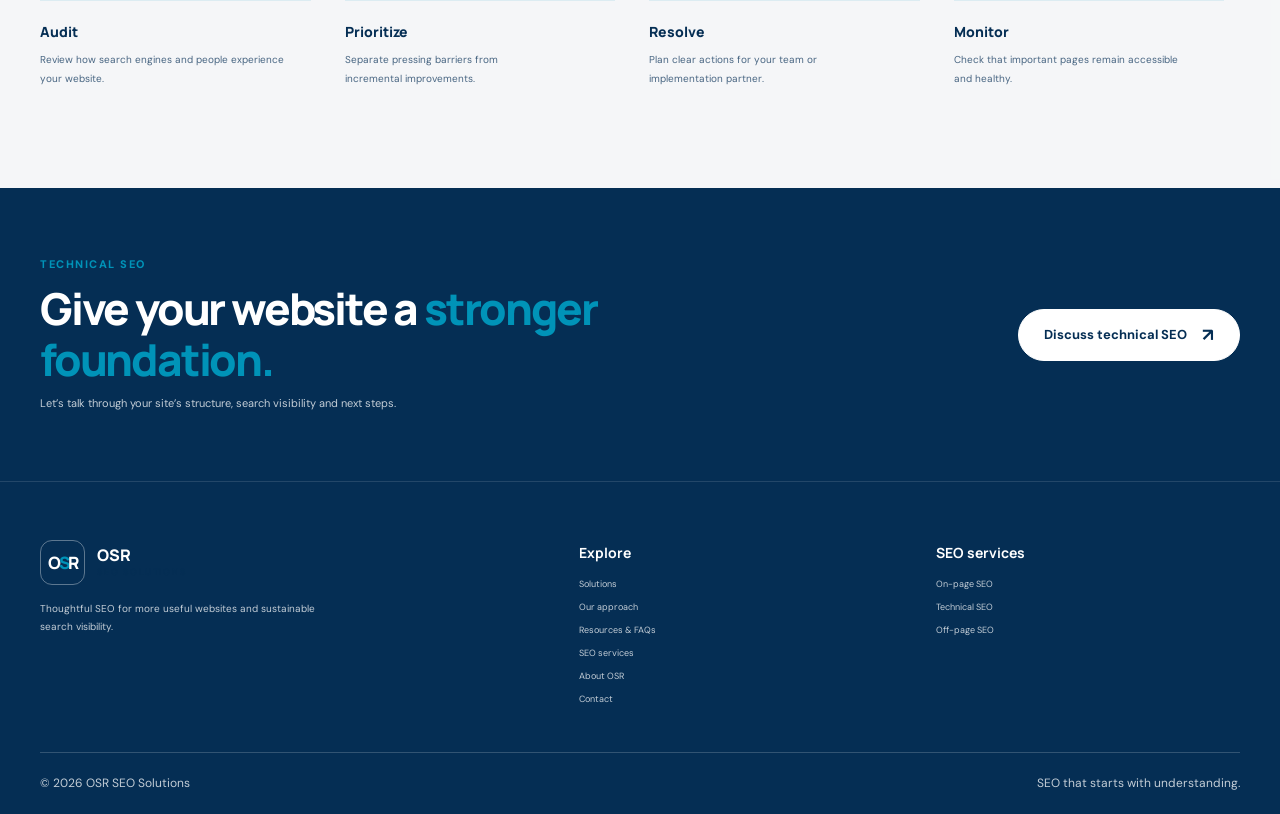
<file: technical-seo.html>
<!doctype html>
<html lang="en">
<head>
  <meta charset="utf-8">
  <meta name="robots" content="noindex"><meta name="viewport" content="width=device-width, initial-scale=1">
  <meta name="description" content="Build a stronger search foundation with technical SEO: crawlability, indexing, site structure, page experience and performance.">
  <title>Technical SEO | OSR SEO Solutions</title><link rel="stylesheet" href="styles.css">
  <link rel="stylesheet" href="modern.css"><script src="script.js" defer></script>
</head>
<body>
  <a class="skip-link" href="#main">Skip to content</a>
  <header class="site-header"><div class="container header-inner"><a class="brand" href="index.html" aria-label="OSR SEO Solutions home"><span class="brand-mark" aria-hidden="true">O<span>S</span>R</span><span class="brand-name">OSR <span>SEO SOLUTIONS</span></span></a><button class="menu-toggle" type="button" aria-expanded="false" aria-controls="site-nav"><span class="sr-only">Toggle navigation</span><span></span><span></span><span></span></button><nav class="site-nav" id="site-nav" aria-label="Main navigation"><details class="nav-dropdown-group"><summary class="nav-dropdown-trigger">SEO Services <span class="nav-chevron" aria-hidden="true"></span></summary><div class="nav-dropdown"><span class="nav-dropdown-label">SEO Services</span><a href="services.html">All SEO services <span aria-hidden="true">&#8599;</span></a><a href="on-page-seo.html">On-page SEO <span aria-hidden="true">&#8599;</span></a><a href="technical-seo.html">Technical SEO <span aria-hidden="true">&#8599;</span></a><a href="off-page-seo.html">Off-page SEO <span aria-hidden="true">&#8599;</span></a><a href="services.html#seo-audits">SEO audits <span aria-hidden="true">&#8599;</span></a><a href="services.html#content-strategy">Content strategy <span aria-hidden="true">&#8599;</span></a><a href="services.html#local-seo">Local SEO <span aria-hidden="true">&#8599;</span></a></div></details><details class="nav-dropdown-group"><summary class="nav-dropdown-trigger">Packages <span class="nav-chevron" aria-hidden="true"></span></summary><div class="nav-dropdown nav-dropdown-wide"><span class="nav-dropdown-label">Packages</span><a href="inventory.html">Browse all packages <span aria-hidden="true">&#8599;</span></a><a href="inventory.html?category=pbn">PBN Links <span aria-hidden="true">&#8599;</span></a><a href="inventory.html?category=edu">.EDU BackLinks <span aria-hidden="true">&#8599;</span></a><a href="inventory.html?category=casino">Casino Niche PBN Links <span aria-hidden="true">&#8599;</span></a><a href="inventory.html?category=diversification">Diversification BackLinks <span aria-hidden="true">&#8599;</span></a><a href="inventory.html?category=expired">Expired Domains <span aria-hidden="true">&#8599;</span></a><a href="inventory.html?category=local">Local SEO <span aria-hidden="true">&#8599;</span></a><a href="inventory.html?category=reviews">Reviews / ORM <span aria-hidden="true">&#8599;</span></a></div></details><a class="nav-link" href="solutions.html">Solutions</a><a class="nav-link" href="approach.html">Our Approach</a><details class="nav-dropdown-group"><summary class="nav-dropdown-trigger">Resources <span class="nav-chevron" aria-hidden="true"></span></summary><div class="nav-dropdown"><span class="nav-dropdown-label">Resources</span><a href="resources.html">SEO guides <span aria-hidden="true">&#8599;</span></a><a href="resources.html#project-checklist">Project checklist <span aria-hidden="true">&#8599;</span></a><a href="resources.html#faqs">FAQs <span aria-hidden="true">&#8599;</span></a></div></details><a class="nav-link" href="about.html">About</a><a class="button button-small nav-cta" href="contact.html">Let&#8217;s talk <span aria-hidden="true">&#8599;</span></a></nav></div></header>
  <main id="main">
    <section class="page-hero"><div class="container page-hero-inner"><p class="eyebrow"><span class="eyebrow-dot"></span> SEO services / Technical SEO</p><h1>Make your website easier <span>to discover.</span></h1><p>Technical SEO helps search engines access, understand and index your website—and gives people a better experience along the way.</p><div class="breadcrumbs"><a href="index.html">Home</a><span aria-hidden="true">/</span><a href="services.html">Services</a><span aria-hidden="true">/</span><span>Technical SEO</span></div></div></section>
    <section class="section section-white"><div class="container detail-layout"><article class="detail-copy"><p class="eyebrow">Build a strong foundation</p><h2>Help search engines reach <span>your best content.</span></h2><p>Technical SEO focuses on the underlying parts of a website that affect how search engines crawl, interpret and index its pages. A technically sound site also makes it easier for visitors to navigate and use.</p><p>We identify issues that may be getting in the way of your organic visibility, explain what they mean and help you prioritize improvements based on their impact and effort.</p><h3>Technical areas we review</h3><ul class="detail-list"><li><span>✓</span><span><strong>Crawling &amp; indexation</strong>Find barriers that prevent important pages from being discovered or indexed.</span></li><li><span>✓</span><span><strong>Site architecture</strong>Make page relationships and navigation easier to understand.</span></li><li><span>✓</span><span><strong>Page experience &amp; performance</strong>Review loading experience and usability across devices.</span></li><li><span>✓</span><span><strong>Redirects &amp; broken links</strong>Resolve avoidable dead ends and confusing paths through your site.</span></li><li><span>✓</span><span><strong>Structured data &amp; sitemaps</strong>Check supporting signals that help search engines interpret your pages.</span></li></ul></article><aside class="detail-aside"><span class="aside-icon icon-technical" aria-hidden="true">⌘</span><p class="eyebrow">A good place to start</p><h3>Make the important pages accessible.</h3><p>A technical review can help reveal whether search engines can find, crawl and index the content that matters most to your business.</p><a class="text-link" href="contact.html">Discuss a technical review <span aria-hidden="true">→</span></a></aside></div></section>
    <section class="section section-tint"><div class="container"><div class="section-heading"><div><p class="eyebrow">Clear recommendations</p><h2>Fix the blockers. <span>Strengthen the basics.</span></h2></div><p>A practical technical review turns complex site signals into a prioritized, understandable set of next steps.</p></div><div class="process-grid"><article class="process-step"><span class="process-count">01</span><h3>Audit</h3><p>Review how search engines and people experience your website.</p></article><article class="process-step"><span class="process-count">02</span><h3>Prioritize</h3><p>Separate pressing barriers from incremental improvements.</p></article><article class="process-step"><span class="process-count">03</span><h3>Resolve</h3><p>Plan clear actions for your team or implementation partner.</p></article><article class="process-step"><span class="process-count">04</span><h3>Monitor</h3><p>Check that important pages remain accessible and healthy.</p></article></div></div></section>
    <section class="cta-section"><div class="container cta-inner"><div><p class="eyebrow eyebrow-light">Technical SEO</p><h2>Give your website a <span>stronger foundation.</span></h2><p>Let’s talk through your site’s structure, search visibility and next steps.</p></div><a class="button button-light" href="contact.html">Discuss technical SEO <span aria-hidden="true">↗</span></a></div></section>
  </main>
  <footer class="site-footer"><div class="container footer-main"><div class="footer-brand"><a class="brand brand-light" href="index.html"><span class="brand-mark" aria-hidden="true">O<span>S</span>R</span><span class="brand-name">OSR <span>SEO SOLUTIONS</span></span></a><p>Thoughtful SEO for more useful websites and sustainable search visibility.</p></div><div class="footer-column"><h2>Explore</h2><a href="solutions.html">Solutions</a><a href="approach.html">Our approach</a><a href="resources.html">Resources &amp; FAQs</a><a href="services.html">SEO services</a><a href="about.html">About OSR</a><a href="contact.html">Contact</a></div><div class="footer-column"><h2>SEO services</h2><a href="on-page-seo.html">On-page SEO</a><a href="technical-seo.html">Technical SEO</a><a href="off-page-seo.html">Off-page SEO</a></div></div><div class="container footer-bottom"><span>© <span data-current-year>2026</span> OSR SEO Solutions</span><span>SEO that starts with understanding.</span></div></footer>
</body></html>
</file>
<file: styles.css>
@import url("https://fonts.googleapis.com/css2?family=DM+Sans:wght@400;500;600;700&family=Manrope:wght@400;500;600;700;800&display=swap");

:root  {
   
  color-scheme: light;
  --navy: #052E54;
  --teal: #0093b8;
  --teal-deep: var(--teal);
  --ink: var(--navy);
  --muted: rgb(5 46 84 / 72%);
  --line: rgb(5 46 84 / 16%);
  --pale: #fff;
  --white: #fff;
  --shadow: 0 26px 70px rgb(5 46 84 / 15%);
 
}
*  {
    box-sizing: border-box;  
}
html  {
    scroll-behavior: smooth;  
}
body  {
    margin: 0; background: var(--white); color: var(--ink); font-family: "DM Sans", Arial, sans-serif; font-size: 16px; line-height: 1.65; -webkit-font-smoothing: antialiased;  
}
a  {
    color: inherit; text-decoration: none;  
}
button, input, select, textarea  {
    font: inherit;  
}
button, a  {
    -webkit-tap-highlight-color: transparent;  
}
button:focus-visible, a:focus-visible, input:focus-visible, select:focus-visible, textarea:focus-visible, summary:focus-visible  {
    outline: 3px solid rgb(5 46 84 / 16%); outline-offset: 3px;
}
.container  {
    width: min(1160px, calc(100% - 56px)); margin-inline: auto;  
}
.sr-only  {
    position: absolute; width: 1px; height: 1px; padding: 0; margin: -1px; overflow: hidden; clip: rect(0, 0, 0, 0); white-space: nowrap; border: 0;  
}
.skip-link  {
    position: absolute; z-index: 30; top: 8px; left: 8px; padding: 10px 14px; transform: translateY(-150%); border-radius: 5px; background: var(--white); color: var(--navy);  
}
.skip-link:focus  {
    transform: translateY(0);  
}
h1, h2, h3, p  {
    margin-top: 0;  
}
h1, h2, h3  {
    color: var(--navy); font-family: "Manrope", "DM Sans", sans-serif;  
}
.site-header  {
    position: sticky; z-index: 20; top: 0; border-bottom: 1px solid rgb(5 46 84 / 16%); background: var(--white); color: var(--navy); backdrop-filter: blur(14px);
}
.header-inner  {
    min-height: 78px; display: flex; align-items: center; justify-content: space-between; gap: 32px;  
}
.brand  {
    display: inline-flex; align-items: center; gap: 11px; flex: 0 0 auto;  
}
.brand-mark  {
    width: 43px; height: 43px; display: flex; align-items: center; justify-content: center; border: 1px solid rgb(5 46 84 / 16%); border-radius: 13px 13px 13px 4px; color: var(--navy); font: 800 17px/1 "Manrope", sans-serif; letter-spacing: -2px;
}
.brand-mark span  {
    color: var(--teal-deep);  
}
.brand-name  {
    display: grid; gap: 2px; color: var(--navy); font: 800 15px/1.1 "Manrope", sans-serif; letter-spacing: .01em;  
}
.brand-name > span  {
    color: var(--navy); font: 700 8px/1.4 "DM Sans", sans-serif; letter-spacing: .2em;  
}
.site-nav  {
    display: flex; align-items: center; gap: 30px;  
}
.site-nav > a:not(.button)  {
    position: relative; padding: 8px 0; color: var(--navy); font-size: 12px; font-weight: 700; transition: color .2s ease;  
}
.site-nav > a:not(.button):hover, .site-nav > a.active  {
    color: var(--navy);  
}
.site-nav > a.active::after  {
    position: absolute; right: 0; bottom: 1px; left: 0; height: 2px; background: var(--teal); content: "";  
}
.menu-toggle  {
    display: none;  
}
.button  {
    min-height: 51px; display: inline-flex; align-items: center; justify-content: center; gap: 13px; padding: 0 22px; border: 1px solid var(--teal); border-radius: 4px; background: var(--teal); color: var(--white); font-size: 13px; font-weight: 700; transition: background .2s ease, border-color .2s ease, transform .2s ease;  
}
.button:hover  {
    transform: translateY(-2px); border-color: var(--teal-deep); background: var(--teal-deep);  
}
.button > span  {
    font-size: 18px; line-height: 1;  
}
.button-small  {
    min-height: 42px; padding: 0 16px; border-color: var(--navy); background: var(--navy); font-size: 11px;  
}
.button-small:hover  {
    border-color: var(--teal-deep); background: var(--teal-deep);  
}
.button-outline  {
    border-color: rgb(5 46 84 / 16%); background: transparent; color: var(--navy);
}
.button-outline:hover  {
    border-color: var(--navy); background: var(--navy); color: var(--white);  
}
.button-light  {
    flex: 0 0 auto; border-color: var(--white); background: var(--white); color: var(--navy);  
}
.button-light:hover  {
    border-color: rgb(5 46 84 / 16%); background: rgb(0 147 184 / 9%); color: var(--navy);
}
.hero  {
    position: relative; overflow: hidden; padding: 77px 0 71px; background: radial-gradient(ellipse at 81% 41%, var(--teal), transparent 36%), linear-gradient(116deg, var(--navy) 0%, var(--navy) 54%, var(--navy) 100%); color: var(--white);  
}
.hero::before  {
    position: absolute; inset: 0; background-image: linear-gradient(var(--white) 1px, transparent 1px), linear-gradient(90deg, var(--white) 1px, transparent 1px); background-size: 56px 56px; content: ""; mask-image: linear-gradient(90deg, transparent, var(--navy));  
}
.hero::after  {
    position: absolute; right: -280px; bottom: -560px; width: 860px; height: 860px; border: 1px solid rgb(5 46 84 / 16%); border-radius: 50%; content: "";
}
.hero-grid  {
    position: relative; z-index: 1; display: grid; grid-template-columns: .92fr 1.08fr; align-items: center; gap: 44px;  
}
.hero-copy  {
    padding: 8px 0 0;  
}
.eyebrow  {
    margin: 0 0 15px; color: var(--teal-deep); font-size: 10px; font-weight: 800; letter-spacing: .16em; line-height: 1.5; text-transform: uppercase;  
}
.hero .eyebrow, .eyebrow-light  {
    color: var(--teal);  
}
.eyebrow-dot  {
    width: 7px; height: 7px; display: inline-block; margin-right: 8px; border-radius: 50%; background: rgb(0 147 184 / 9%); vertical-align: 1px; box-shadow: 0 0 12px rgb(5 46 84 / 70%);
}
.hero h1  {
    max-width: 560px; margin-bottom: 18px; color: var(--white); font-size: clamp(52px, 6.3vw, 77px); font-weight: 800; letter-spacing: -.065em; line-height: 1.01;  
}
.hero h1 span  {
    color: var(--teal);  
}
.hero-intro  {
    max-width: 440px; margin-bottom: 27px; color: var(--navy); font-size: 15px; line-height: 1.85;  
}
.button-row  {
    display: flex; align-items: center; flex-wrap: wrap; gap: 23px;  
}
.hero .button  {
    box-shadow: 0 8px 22px rgb(5 46 84 / 18%);
}
.text-link  {
    display: inline-flex; align-items: center; gap: 9px; color: var(--navy); font-size: 12px; font-weight: 700; transition: color .2s ease, gap .2s ease;  
}
.text-link:hover  {
    gap: 14px; color: var(--teal-deep);  
}
.text-link > span  {
    color: var(--teal-deep); font-size: 18px;  
}
.hero .text-link  {
    color: var(--navy);  
}
.hero .text-link > span  {
    color: var(--teal);  
}
.hero .text-link:hover  {
    color: var(--teal);  
}
.hero-note  {
    display: flex; align-items: center; gap: 9px; margin-top: 31px; color: var(--navy); font-size: 10px; font-weight: 600;  
}
.note-icon  {
    width: 18px; height: 18px; display: grid; place-items: center; border-radius: 50%; background: rgb(0 147 184 / 9%); color: var(--teal); font-size: 11px;  
}
.hero-visual  {
    position: relative; min-height: 445px; display: grid; place-items: center;  
}
.hero-grid-lines  {
    position: absolute; width: 455px; height: 455px; border: 1px solid rgb(5 46 84 / 16%); border-radius: 50%;
}
.hero-grid-lines::before, .hero-grid-lines::after  {
    position: absolute; inset: 34px; border: 1px solid rgb(5 46 84 / 16%); border-radius: 50%; content: "";
}
.hero-grid-lines::after  {
    inset: 72px; border-style: dashed;  
}
.search-art  {
    position: relative; z-index: 1; width: min(430px, 88%); min-height: 263px; padding: 19px 20px 14px; transform: rotate(-2deg); border: 1px solid rgb(5 46 84 / 16%); border-radius: 8px; background: var(--white); box-shadow: 0 24px 55px rgb(5 46 84 / 25%);
}
.search-art-top  {
    display: flex; align-items: center; gap: 10px;  
}
.search-art-logo  {
    width: 24px; height: 24px; display: grid; place-items: center; border-radius: 50%; background: var(--white); color: var(--teal-deep); font: 800 14px "Manrope", sans-serif;  
}
.search-art-search  {
    height: 30px; display: flex; flex: 1; align-items: center; gap: 8px; padding: 0 10px; border: 1px solid rgb(5 46 84 / 16%); border-radius: 20px; color: var(--navy); font-size: 8px;
}
.search-art-lens  {
    width: 9px; height: 9px; border: 1.5px solid var(--teal-deep); border-radius: 50%;  
}
.search-art-menu  {
    color: var(--navy); font-size: 12px; letter-spacing: 2px;  
}
.search-art-tabs  {
    display: flex; gap: 20px; margin: 10px 0 13px; padding-bottom: 8px; border-bottom: 1px solid rgb(5 46 84 / 16%); color: var(--navy); font-size: 8px;
}
.search-art-tabs .selected  {
    position: relative; color: var(--teal-deep); font-weight: 700;  
}
.search-art-tabs .selected::after  {
    position: absolute; right: 0; bottom: -9px; left: 0; height: 2px; background: var(--teal); content: "";  
}
.search-result  {
    margin-bottom: 13px;  
}
.search-result small  {
    display: block; margin-bottom: 3px; color: var(--teal); font-size: 7px;  
}
.search-result small span  {
    color: var(--navy);  
}
.search-result strong  {
    display: block; margin-bottom: 3px; color: var(--navy); font: 600 12px/1.4 Arial, sans-serif;  
}
.search-result p  {
    max-width: 340px; margin: 0; color: var(--navy); font: 8px/1.55 Arial, sans-serif;  
}
.search-result-muted  {
    margin-top: 10px; opacity: .75;  
}
.search-tags  {
    display: flex; gap: 6px; margin-top: 8px;  
}
.search-tags span  {
    padding: 4px 8px; border-radius: 20px; background: var(--white); color: var(--teal); font-size: 7px; font-weight: 700;  
}
.result-footer  {
    display: flex; gap: 14px; padding-top: 9px; border-top: 1px solid rgb(5 46 84 / 16%); color: var(--navy); font-size: 7px;
}
.result-footer i  {
    width: 5px; height: 5px; display: inline-block; margin-right: 4px; border-radius: 50%; background: rgb(0 147 184 / 9%); vertical-align: 1px;  
}
.growth-card  {
    position: absolute; right: 3px; bottom: 11px; z-index: 2; width: 245px; padding: 14px 15px 11px; border: 1px solid rgb(5 46 84 / 16%); border-radius: 6px; background: var(--white); box-shadow: 0 13px 35px rgb(5 46 84 / 22%);
}
.growth-head  {
    display: flex; justify-content: space-between; color: var(--navy); font-size: 8px; font-weight: 800; letter-spacing: .08em;  
}
.growth-period  {
    color: var(--navy); font-size: 7px; font-weight: 500; letter-spacing: 0;  
}
.growth-chart  {
    width: 100%; height: 79px; overflow: visible; margin-top: 8px;  
}
.chart-area  {
    fill: url(#area-fill);  
}
.chart-line  {
    fill: none; stroke: var(--teal); stroke-linecap: round; stroke-width: 3;  
}
.chart-point  {
    fill: var(--white); stroke: var(--teal); stroke-width: 3;  
}
.growth-labels  {
    display: flex; justify-content: space-between; color: var(--navy); font-size: 6px; font-weight: 700; letter-spacing: .09em;  
}
.hero-sticker  {
    position: absolute; top: 31px; right: 5px; z-index: 2; display: flex; align-items: center; gap: 9px; padding: 10px 13px 10px 10px; transform: rotate(3deg); border-radius: 5px; background: var(--white); box-shadow: 0 10px 28px rgb(5 46 84 / 20%);
}
.sticker-mark  {
    width: 28px; height: 28px; display: grid; place-items: center; border-radius: 50%; background: var(--white); color: var(--teal); font-size: 19px;  
}
.hero-sticker > span + span  {
    display: grid; gap: 1px;  
}
.hero-sticker strong  {
    color: var(--navy); font: 700 9px "Manrope", sans-serif;  
}
.hero-sticker small  {
    color: var(--navy); font-size: 7px;  
}
.logo-strip  {
    border-bottom: 1px solid rgb(5 46 84 / 16%); background: var(--white);
}
.logo-strip-inner  {
    min-height: 76px; display: flex; align-items: center; justify-content: space-between; gap: 24px;  
}
.logo-strip-inner > span  {
    color: var(--navy); font-size: 8px; font-weight: 800; letter-spacing: .13em;  
}
.logo-strip-inner > div  {
    display: flex; align-items: center; gap: 18px; color: var(--navy-soft); font: 700 10px "Manrope", sans-serif;  
}
.logo-strip-inner i  {
    width: 5px; height: 5px; border-radius: 50%; background: var(--teal);  
}
.section  {
    padding: 90px 0;  
}
.section-white  {
    background: var(--white);  
}
.section-tint  {
    background: var(--pale);  
}
.section-heading  {
    display: grid; grid-template-columns: 1fr .7fr; align-items: end; gap: 55px; margin-bottom: 36px;  
}
.section-heading .eyebrow  {
    margin-bottom: 11px;  
}
.section-heading h2, .split-copy h2, .faq-layout h2, .contact-copy h2  {
    max-width: 590px; margin-bottom: 0; font-size: clamp(32px, 3.9vw, 47px); font-weight: 800; letter-spacing: -.055em; line-height: 1.13;  
}
.section-heading > p  {
    max-width: 400px; justify-self: end; margin: 0 0 2px; color: var(--muted); font-size: 12px; line-height: 1.85;  
}
.hero h1 span, .page-hero h1 span, h2 span  {
    color: var(--teal-deep);  
}
.hero h1 span  {
    color: var(--teal);  
}
.service-grid  {
    display: grid; grid-template-columns: repeat(3, 1fr); gap: 16px;  
}
.service-card  {
    position: relative; min-height: 252px; display: flex; flex-direction: column; align-items: flex-start; padding: 25px 24px 23px; overflow: hidden; border: 1px solid rgb(5 46 84 / 16%); border-radius: 5px; background: var(--white); transition: box-shadow .25s ease, transform .25s ease, border-color .25s ease;
}
a.service-card:hover  {
    transform: translateY(-5px); border-color: rgb(5 46 84 / 16%); box-shadow: 0 17px 36px rgb(5 46 84 / 10%);
}
.service-card::after  {
    position: absolute; right: -51px; bottom: -72px; width: 156px; height: 156px; border: 1px solid rgb(5 46 84 / 16%); border-radius: 50%; content: ""; transition: transform .3s ease;
}
.service-card:hover::after  {
    transform: scale(1.2);  
}
.card-icon, .aside-icon  {
    display: grid; flex: 0 0 auto; place-items: center; border-radius: 8px; font-weight: 700;  
}
.card-icon  {
    width: 39px; height: 39px; margin-bottom: 20px; font-size: 17px;  
}
.card-number  {
    position: absolute; top: 28px; right: 24px; color: var(--navy); font: 700 8px "Manrope", sans-serif; letter-spacing: .12em;  
}
.service-card h3  {
    margin-bottom: 8px; font-size: 17px; font-weight: 800; letter-spacing: -.03em;  
}
.service-card p  {
    max-width: 300px; margin-bottom: 19px; color: var(--muted); font-size: 11px; line-height: 1.75;  
}
.card-link  {
    position: relative; z-index: 1; display: inline-flex; align-items: center; gap: 7px; margin-top: auto; color: var(--navy); font-size: 10px; font-weight: 700;  
}
.card-link b  {
    color: var(--teal-deep); font-size: 15px;  
}
.section-link  {
    margin-top: 26px;  
}
.service-grid-expanded  {
    row-gap: 18px;  
}
.service-grid-expanded .service-card  {
    min-height: 255px;  
}
.icon-content  {
    background: var(--white); color: var(--teal);  
}
.icon-technical  {
    background: var(--white); color: var(--navy);  
}
.icon-authority  {
    background: var(--white); color: var(--navy);  
}
.icon-research  {
    background: var(--white); color: var(--navy);  
}
.icon-local  {
    background: rgb(0 147 184 / 9%); color: var(--teal);  
}
.editorial-section  {
    padding: 89px 0; overflow: hidden; background: var(--white);  
}
.editorial-grid  {
    display: grid; grid-template-columns: .38fr 1fr 1.03fr; align-items: center; gap: 40px;  
}
.editorial-kicker  {
    height: 246px; display: flex; flex-direction: column; align-items: center; justify-content: space-between; color: var(--navy); font-size: 8px; font-weight: 800; letter-spacing: .14em; writing-mode: vertical-rl;  
}
.editorial-rule  {
    width: 1px; height: 135px; background: rgb(0 147 184 / 9%);  
}
.editorial-copy .eyebrow  {
    margin-bottom: 12px;  
}
.editorial-copy h2  {
    margin: 0 0 17px; font-size: clamp(31px, 3.5vw, 43px); font-weight: 800; letter-spacing: -.055em; line-height: 1.16;  
}
.editorial-copy > p:not(.eyebrow)  {
    max-width: 450px; margin-bottom: 20px; color: var(--navy); font-size: 12px; line-height: 1.9;  
}
.editorial-art  {
    position: relative; min-height: 292px; display: grid; place-items: center;  
}
.editorial-browser  {
    width: min(100%, 410px); padding: 14px 17px 20px; transform: rotate(2deg); border: 1px solid rgb(5 46 84 / 16%); border-radius: 6px; background: var(--white); box-shadow: 0 23px 50px rgb(5 46 84 / 12%);
}
.browser-dots  {
    display: flex; align-items: center; gap: 5px; padding-bottom: 12px; border-bottom: 1px solid rgb(5 46 84 / 16%);
}
.browser-dots i  {
    width: 5px; height: 5px; border-radius: 50%; background: var(--white);  
}
.browser-dots span  {
    margin-left: auto; color: var(--navy); font-size: 6px; font-weight: 800; letter-spacing: .12em;  
}
.browser-search  {
    width: 69%; height: 22px; margin: 13px 0 16px; border: 1px solid rgb(5 46 84 / 16%); border-radius: 20px;
}
.browser-title-line, .browser-line  {
    width: 66%; height: 5px; margin: 9px 0; border-radius: 4px; background: var(--white);  
}
.browser-title-line  {
    width: 77%; height: 9px; margin-bottom: 12px; background: var(--white);  
}
.browser-line-short  {
    width: 42%;  
}
.browser-line-medium  {
    width: 55%;  
}
.browser-highlight  {
    width: 94%; display: flex; align-items: center; gap: 8px; margin: 13px 0; padding: 10px; border: 1px solid rgb(5 46 84 / 16%); border-radius: 4px; background: var(--white);
}
.browser-highlight b  {
    padding: 3px 5px; border-radius: 3px; background: rgb(0 147 184 / 9%); color: var(--teal); font: 700 7px "Manrope", sans-serif;  
}
.browser-highlight span  {
    color: var(--navy); font-size: 8px; font-weight: 600;  
}
.browser-highlight em  {
    margin-left: auto; color: var(--teal); font-size: 11px; font-style: normal;  
}
.browser-highlight-muted  {
    width: 87%; margin-top: 9px;  
}
.editorial-stamp  {
    position: absolute; right: -5px; bottom: 4px; width: 104px; height: 104px; display: flex; flex-direction: column; align-items: center; justify-content: center; transform: rotate(9deg); border: 1px solid rgb(5 46 84 / 16%); border-radius: 50%; background: var(--teal); color: var(--white); box-shadow: 0 7px 22px rgb(5 46 84 / 17%);
}
.editorial-stamp span  {
    font-size: 6px; font-weight: 800; letter-spacing: .12em;  
}
.editorial-stamp strong  {
    font: 800 19px "Manrope", sans-serif; letter-spacing: -.06em;  
}
.split-section  {
    display: grid; grid-template-columns: 1fr 1fr; align-items: center; gap: 85px;  
}
.split-visual  {
    position: relative; min-height: 370px; display: grid; place-items: center;  
}
.strategy-card  {
    position: relative; z-index: 1; width: min(395px, 94%); padding: 26px 27px 18px; border: 1px solid rgb(5 46 84 / 16%); border-radius: 6px; background: var(--white); box-shadow: var(--shadow);
}
.mini-label  {
    display: block; margin-bottom: 22px; color: var(--navy); font-size: 8px; font-weight: 800; letter-spacing: .13em; text-transform: uppercase;  
}
.strategy-line  {
    display: flex; align-items: center; gap: 13px;  
}
.strategy-badge  {
    width: 36px; height: 36px; display: grid; flex: 0 0 auto; place-items: center; border-radius: 50%; background: var(--white); color: var(--teal-deep); font: 800 10px "Manrope", sans-serif;  
}
.strategy-line > span + span  {
    display: grid; gap: 3px;  
}
.strategy-line strong  {
    color: var(--navy); font: 700 10px "Manrope", sans-serif;  
}
.strategy-line small  {
    color: var(--navy); font-size: 8px;  
}
.strategy-connector  {
    height: 19px; margin-left: 17px; border-left: 1px dashed rgb(5 46 84 / 16%);
}
.strategy-bottom  {
    display: flex; align-items: center; gap: 8px; margin-top: 22px; padding: 11px 12px; border-radius: 4px; background: var(--white); color: var(--navy); font-size: 8px; font-weight: 600;  
}
.strategy-bottom > span  {
    color: var(--teal-deep);  
}
.visual-decoration  {
    position: absolute; width: 315px; height: 315px; border: 1px solid rgb(5 46 84 / 16%); border-radius: 50%;
}
.visual-decoration::after  {
    position: absolute; inset: 28px; border: 1px dashed rgb(5 46 84 / 16%); border-radius: 50%; content: "";
}
.split-copy .eyebrow  {
    margin-bottom: 12px;  
}
.split-copy h2  {
    margin-bottom: 17px;  
}
.split-copy > p:not(.eyebrow)  {
    margin-bottom: 16px; color: var(--muted); font-size: 12px; line-height: 1.9;  
}
.check-list  {
    display: grid; gap: 10px; margin: 22px 0 25px; padding: 0; list-style: none;  
}
.check-list li  {
    display: flex; align-items: center; gap: 10px; color: var(--navy); font-size: 11px; font-weight: 600;  
}
.check-list li > span  {
    width: 19px; height: 19px; display: grid; flex: 0 0 auto; place-items: center; border-radius: 50%; background: var(--white); color: var(--teal); font-size: 9px;  
}
.process-heading  {
    margin-bottom: 32px;  
}
.process-grid  {
    display: grid; grid-template-columns: repeat(4, 1fr); gap: 18px;  
}
.process-step  {
    padding: 18px 16px 0 0; border-top: 1px solid rgb(5 46 84 / 16%);
}
.process-count  {
    display: block; margin-bottom: 19px; color: var(--teal-deep); font: 800 10px "Manrope", sans-serif; letter-spacing: .09em;  
}
.process-step h3  {
    margin-bottom: 8px; font-size: 14px; font-weight: 800;  
}
.process-step p  {
    margin: 0; color: var(--muted); font-size: 10px; line-height: 1.85;  
}
.principles-band  {
    padding: 76px 0 81px; background: var(--navy); color: var(--navy);  
}
.principles-inner > .eyebrow  {
    margin-bottom: 11px;  
}
.principles-inner > h2  {
    max-width: 700px; margin-bottom: 34px; color: var(--white); font-size: clamp(32px, 4vw, 46px); font-weight: 800; letter-spacing: -.05em; line-height: 1.14;  
}
.principles-inner > h2 span  {
    color: var(--teal);  
}
.principles-grid  {
    display: grid; grid-template-columns: repeat(3, 1fr); gap: 30px;  
}
.principles-grid > div  {
    padding-top: 15px; border-top: 1px solid rgb(5 46 84 / 16%);
}
.principles-grid > div > span  {
    display: block; margin-bottom: 13px; color: var(--teal); font: 800 9px "Manrope", sans-serif; letter-spacing: .1em;  
}
.principles-grid strong  {
    color: var(--white); font: 700 12px "Manrope", sans-serif;  
}
.principles-grid p  {
    max-width: 260px; margin: 7px 0 0; color: var(--navy); font-size: 10px; line-height: 1.8;  
}
.faq-section  {
    background: var(--white);  
}
.faq-layout  {
    display: grid; grid-template-columns: .8fr 1.2fr; gap: 90px;  
}
.faq-layout h2  {
    margin-bottom: 14px;  
}
.faq-intro  {
    margin-bottom: 20px; color: var(--muted); font-size: 12px;  
}
.faq-list details  {
    border-bottom: 1px solid rgb(5 46 84 / 16%);
}
.faq-list details:first-child  {
    border-top: 1px solid rgb(5 46 84 / 16%);
}
.faq-list summary  {
    position: relative; display: flex; align-items: center; justify-content: space-between; gap: 20px; padding: 17px 0; color: var(--navy); cursor: pointer; font: 700 12px "Manrope", sans-serif; list-style: none;  
}
.faq-list summary::-webkit-details-marker  {
    display: none;  
}
.faq-list summary > span  {
    position: relative; width: 18px; height: 18px; flex: 0 0 auto;  
}
.faq-list summary > span::before, .faq-list summary > span::after  {
    position: absolute; top: 8px; left: 3px; width: 12px; height: 2px; background: var(--teal-deep); content: "";  
}
.faq-list summary > span::after  {
    transform: rotate(90deg); transition: transform .2s ease;  
}
.faq-list details[open] summary > span::after  {
    transform: rotate(0);  
}
.faq-list details p  {
    max-width: 580px; margin: -2px 30px 18px 0; color: var(--muted); font-size: 11px; line-height: 1.85;  
}
.cta-section  {
    padding: 60px 0; background: linear-gradient(108deg, var(--navy), var(--navy));  
}
.cta-inner  {
    display: flex; align-items: center; justify-content: space-between; gap: 40px;  
}
.eyebrow-light  {
    margin-bottom: 10px;  
}
.cta-inner h2  {
    max-width: 650px; margin-bottom: 9px; color: var(--white); font-size: clamp(30px, 3.8vw, 44px); font-weight: 800; letter-spacing: -.05em; line-height: 1.16;  
}
.cta-inner h2 span  {
    color: var(--teal);  
}
.cta-inner > div > p:last-child  {
    max-width: 590px; margin: 0; color: var(--navy); font-size: 11px; line-height: 1.8;  
}
.site-footer  {
    background: var(--navy); color: var(--navy);  
}
.footer-main  {
    display: grid; grid-template-columns: 1.6fr 1fr 1fr; gap: 70px; padding-top: 47px; padding-bottom: 40px;  
}
.brand-light .brand-mark  {
    border-color: rgb(255 255 255 / 35%); color: var(--white);  
}
.brand-light .brand-mark span  {
    color: var(--teal);  
}
.brand-light .brand-name  {
    color: var(--white);  
}
.brand-light .brand-name > span  {
    color: var(--navy);  
}
.footer-brand > p  {
    max-width: 300px; margin: 15px 0 0; color: var(--navy); font-size: 10px; line-height: 1.8;  
}
.footer-column  {
    display: grid; align-content: start; justify-items: start; gap: 8px;  
}
.footer-column h2  {
    margin: 3px 0 7px; color: var(--white); font: 700 10px "Manrope", sans-serif;  
}
.footer-column a  {
    color: var(--navy); font-size: 9px; transition: color .2s ease;  
}
.footer-column a:hover  {
    color: var(--teal);  
}
.footer-bottom  {
    min-height: 49px; display: flex; align-items: center; justify-content: space-between; gap: 20px; border-top: 1px solid rgb(5 46 84 / 16%); color: var(--navy); font-size: 8px;
}
.page-hero  {
    position: relative; overflow: hidden; padding: 68px 0 40px; background: radial-gradient(ellipse at 85% 5%, var(--white), transparent 40%), var(--white);  
}
.page-hero::after  {
    position: absolute; top: -200px; right: -40px; width: 400px; height: 400px; border: 1px solid rgb(5 46 84 / 16%); border-radius: 50%; content: "";
}
.page-hero-inner  {
    position: relative; z-index: 1;  
}
.page-hero h1  {
    max-width: 790px; margin-bottom: 13px; font-size: clamp(42px, 5vw, 59px); font-weight: 800; letter-spacing: -.06em; line-height: 1.1;  
}
.page-hero-inner > p:not(.eyebrow)  {
    max-width: 650px; margin-bottom: 22px; color: var(--navy); font-size: 13px; line-height: 1.85;  
}
.breadcrumbs  {
    display: flex; align-items: center; gap: 10px; color: var(--navy); font-size: 9px;  
}
.breadcrumbs a  {
    color: var(--navy);  
}
.breadcrumbs a:hover  {
    color: var(--teal-deep);  
}
.detail-layout  {
    display: grid; grid-template-columns: minmax(0, 1.45fr) minmax(260px, .75fr); align-items: start; gap: 72px;  
}
.detail-copy .eyebrow  {
    margin-bottom: 11px;  
}
.detail-copy h2  {
    max-width: 650px; margin-bottom: 18px; font-size: clamp(31px, 3.6vw, 42px); font-weight: 800; letter-spacing: -.05em; line-height: 1.17;  
}
.detail-copy > p:not(.eyebrow)  {
    max-width: 680px; margin-bottom: 15px; color: var(--muted); font-size: 12px; line-height: 1.9;  
}
.detail-copy h3  {
    margin: 27px 0 13px; font-size: 15px;  
}
.detail-list  {
    display: grid; gap: 12px; margin: 0; padding: 0; list-style: none;  
}
.detail-list li  {
    display: flex; align-items: flex-start; gap: 11px; color: var(--muted); font-size: 10px; line-height: 1.8;  
}
.detail-list li > span:first-child  {
    width: 19px; height: 19px; display: grid; flex: 0 0 auto; place-items: center; margin-top: 1px; border-radius: 50%; background: var(--white); color: var(--teal); font-size: 9px;  
}
.detail-list li > span + span  {
    display: grid; gap: 2px;  
}
.detail-list strong  {
    color: var(--navy); font-size: 11px;  
}
.detail-aside  {
    position: sticky; top: 102px; padding: 25px 24px 23px; border: 1px solid rgb(5 46 84 / 16%); border-radius: 5px; background: var(--pale);
}
.aside-icon  {
    width: 42px; height: 42px; margin-bottom: 18px; font-size: 19px;  
}
.detail-aside .eyebrow  {
    margin-bottom: 8px; font-size: 8px;  
}
.detail-aside h3  {
    margin-bottom: 9px; font-size: 18px; line-height: 1.35;  
}
.detail-aside > p:not(.eyebrow)  {
    margin-bottom: 18px; color: var(--muted); font-size: 10px; line-height: 1.8;  
}
.section .section-heading + .process-grid  {
    margin-top: 8px;  
}
.value-grid  {
    display: grid; grid-template-columns: repeat(3, 1fr); gap: 16px;  
}
.value-card  {
    padding: 22px; border: 1px solid rgb(5 46 84 / 16%); border-radius: 5px; background: var(--white);
}
.value-card .card-icon  {
    margin-bottom: 17px;  
}
.value-card h3  {
    margin-bottom: 8px; font-size: 14px;  
}
.value-card p  {
    margin-bottom: 0; color: var(--muted); font-size: 10px; line-height: 1.8;  
}
.split-reverse .split-copy  {
    order: 1;  
}
.split-reverse .split-visual  {
    order: 2;  
}
.contact-layout  {
    display: grid; grid-template-columns: .82fr 1.18fr; align-items: start; gap: 72px;  
}
.contact-copy .eyebrow  {
    margin-bottom: 11px;  
}
.contact-copy h2  {
    margin-bottom: 16px; font-size: clamp(31px, 3.5vw, 41px);  
}
.contact-copy > p:not(.eyebrow)  {
    margin-bottom: 26px; color: var(--muted); font-size: 12px; line-height: 1.85;  
}
.contact-prompt  {
    display: flex; align-items: flex-start; gap: 12px; padding: 16px 0; border-top: 1px solid var(--line);  
}
.contact-prompt-icon  {
    width: 30px; height: 30px; display: grid; flex: 0 0 auto; place-items: center; border-radius: 6px; background: var(--white); color: var(--teal-deep); font-size: 13px;  
}
.contact-prompt strong  {
    color: var(--navy); font: 700 10px "Manrope", sans-serif;  
}
.contact-prompt p  {
    margin: 4px 0 0; color: var(--muted); font-size: 9px; line-height: 1.75;  
}
.contact-prompt p a  {
    color: var(--teal-deep); font-weight: 700; text-decoration: underline; text-underline-offset: 2px;  
}
.contact-form  {
    display: grid; grid-template-columns: 1fr 1fr; column-gap: 14px; padding: 26px; border: 1px solid rgb(5 46 84 / 16%); border-radius: 6px; background: var(--white); box-shadow: 0 15px 40px rgb(5 46 84 / 7%);
}
.form-heading, .form-note, .form-field-wide, .form-submit, .form-status  {
    grid-column: 1 / -1;  
}
.form-heading  {
    margin: 0 0 4px; color: var(--navy); font: 800 18px "Manrope", sans-serif; letter-spacing: -.03em;  
}
.form-note  {
    margin: 0 0 16px; color: var(--navy); font-size: 9px; line-height: 1.6;  
}
.form-field  {
    display: grid; align-content: start; gap: 5px; margin-bottom: 13px;  
}
.contact-form label  {
    color: var(--navy); font-size: 9px; font-weight: 700;  
}
.contact-form input, .contact-form select, .contact-form textarea  {
    width: 100%; min-height: 42px; padding: 9px 10px; border: 1px solid rgb(5 46 84 / 16%); border-radius: 3px; background: var(--white); color: var(--ink); font-size: 10px;
}
.contact-form input::placeholder, .contact-form textarea::placeholder  {
    color: var(--navy);  
}
.contact-form textarea  {
    min-height: 100px; resize: vertical;  
}
.contact-form select  {
    color: var(--navy);  
}
.optional  {
    color: var(--navy); font-weight: 500;  
}
.form-submit  {
    justify-self: start; min-height: 43px; padding-inline: 16px; font-size: 10px;  
}
.form-status  {
    min-height: 18px; margin: 9px 0 0; color: var(--teal); font-size: 9px; line-height: 1.6;  
}


@media (max-width: 940px)  {
  .site-nav  {
    gap: 20px;  
}
.hero  {
    padding: 68px 0 63px;  
}
.hero-grid  {
    grid-template-columns: .92fr 1.08fr; gap: 19px;  
}
.hero h1  {
    font-size: clamp(48px, 6vw, 64px);  
}
.hero-visual  {
    min-height: 390px;  
}
.growth-card  {
    right: -3px;  
}
.editorial-grid  {
    grid-template-columns: .22fr 1fr 1fr; gap: 25px;  
}
.split-section  {
    gap: 53px;  
}
.faq-layout  {
    gap: 52px;  
}
.detail-layout, .contact-layout  {
    gap: 42px;  
}
.footer-main  {
    gap: 40px;  
}


}

@media (max-width: 800px)  {
  .hero  {
    padding: 59px 0 52px;  
}
.hero-grid  {
    grid-template-columns: 1fr; gap: 12px;  
}
.hero-copy  {
    max-width: 600px;  
}
.hero h1  {
    max-width: 600px; font-size: clamp(53px, 8vw, 68px);  
}
.hero-visual  {
    min-height: 385px;  
}


}

@media (max-width: 700px)  {
  .container  {
    width: min(calc(100% - 36px), 540px);  
}
.header-inner  {
    min-height: 68px;  
}
.brand-mark  {
    width: 39px; height: 39px;  
}
.menu-toggle  {
    width: 40px; height: 40px; display: flex; flex-direction: column; align-items: center; justify-content: center; gap: 5px; border: 1px solid rgb(5 46 84 / 16%); border-radius: 4px; background: var(--white); cursor: pointer;
}
.menu-toggle > span:not(.sr-only)  {
    width: 17px; height: 2px; border-radius: 2px; background: var(--navy); transition: transform .2s ease, opacity .2s ease;  
}
.menu-toggle[aria-expanded="true"] > span:nth-of-type(2)  {
    transform: translateY(7px) rotate(45deg);  
}
.menu-toggle[aria-expanded="true"] > span:nth-of-type(3)  {
    opacity: 0;  
}
.menu-toggle[aria-expanded="true"] > span:nth-of-type(4)  {
    transform: translateY(-7px) rotate(-45deg);  
}
.site-nav  {
    position: absolute; top: 100%; right: 0; left: 0; display: none; align-items: stretch; gap: 0; padding: 10px 20px 19px; border-top: 1px solid rgb(5 46 84 / 16%); background: var(--white); box-shadow: 0 15px 20px rgb(5 46 84 / 12%);
}
.site-nav.is-open  {
    display: flex; flex-direction: column;  
}
.site-nav > a:not(.button)  {
    padding: 12px 2px; border-bottom: 1px solid rgb(5 46 84 / 16%);
}
.site-nav > a.active::after  {
    display: none;  
}
.site-nav .button  {
    align-self: flex-start; margin-top: 13px;  
}
.hero  {
    padding: 55px 0 47px;  
}
.hero-grid  {
    grid-template-columns: 1fr; gap: 24px;  
}
.hero h1  {
    max-width: 510px; font-size: clamp(47px, 11.8vw, 66px);  
}
.hero-intro  {
    max-width: 460px; font-size: 13px;  
}
.hero-note  {
    font-size: 9px;  
}
.hero-visual  {
    min-height: 350px;  
}
.hero-grid-lines  {
    width: 340px; height: 340px;  
}
.search-art  {
    width: min(405px, 88%);  
}
.growth-card  {
    right: 2px; bottom: 3px; width: 220px;  
}
.hero-sticker  {
    top: 7px; right: 0;  
}
.logo-strip-inner  {
    min-height: 74px; align-items: flex-start; justify-content: center; flex-direction: column; gap: 8px;  
}
.logo-strip-inner > div  {
    gap: 10px; font-size: 9px;  
}
.section  {
    padding: 67px 0;  
}
.section-heading  {
    grid-template-columns: 1fr; gap: 12px; margin-bottom: 26px;  
}
.section-heading > p  {
    justify-self: start;  
}
.service-grid, .value-grid  {
    grid-template-columns: 1fr; gap: 12px;  
}
.service-card  {
    min-height: 225px;  
}
.editorial-section  {
    padding: 65px 0;  
}
.editorial-grid  {
    grid-template-columns: 1fr; gap: 16px;  
}
.editorial-kicker  {
    height: auto; flex-direction: row; justify-content: flex-start; gap: 13px; writing-mode: horizontal-tb;  
}
.editorial-rule  {
    width: 39px; height: 1px;  
}
.editorial-art  {
    min-height: 260px;  
}
.editorial-browser  {
    width: 90%;  
}
.editorial-stamp  {
    right: 0;  
}
.split-section, .faq-layout, .detail-layout, .contact-layout  {
    grid-template-columns: 1fr; gap: 28px;  
}
.split-visual  {
    min-height: 335px;  
}
.split-copy  {
    grid-row: 1;  
}
.split-reverse .split-copy  {
    grid-row: auto;  
}
.process-grid  {
    grid-template-columns: 1fr 1fr; row-gap: 24px;  
}
.process-step  {
    padding-right: 8px;  
}
.process-count  {
    margin-bottom: 13px;  
}
.principles-band  {
    padding: 60px 0;  
}
.principles-grid  {
    grid-template-columns: 1fr; gap: 19px;  
}
.faq-layout  {
    gap: 22px;  
}
.cta-section  {
    padding: 47px 0;  
}
.cta-inner  {
    align-items: flex-start; flex-direction: column; gap: 20px;  
}
.footer-main  {
    grid-template-columns: 1fr 1fr; gap: 28px 20px; padding-top: 39px; padding-bottom: 32px;  
}
.footer-brand  {
    grid-column: 1 / -1;  
}
.footer-bottom  {
    align-items: flex-start; justify-content: center; flex-direction: column; gap: 4px; padding-top: 13px; padding-bottom: 13px;  
}
.page-hero  {
    padding: 47px 0 33px;  
}
.page-hero h1  {
    font-size: clamp(40px, 10.2vw, 54px);  
}
.page-hero-inner > p:not(.eyebrow)  {
    font-size: 12px;  
}
.detail-layout, .contact-layout  {
    gap: 25px;  
}
.detail-aside  {
    position: static;  
}
.contact-form  {
    padding: 21px 16px;  
}


}

@media (max-width: 390px)  {
  .container  {
    width: calc(100% - 30px);  
}
.button-row  {
    align-items: flex-start; flex-direction: column; gap: 15px;  
}
.hero-visual  {
    min-height: 310px;  
}
.search-art  {
    width: 94%; padding: 15px 14px 12px;  
}
.search-art-tabs  {
    gap: 13px;  
}
.growth-card  {
    width: 195px;  
}
.process-grid  {
    grid-template-columns: 1fr;  
}
.contact-form  {
    grid-template-columns: 1fr;  
}
.form-field  {
    grid-column: 1 / -1;  
}


}

@media (prefers-reduced-motion: reduce)  {
  *, *::before, *::after  {
    scroll-behavior: auto !important; transition-duration: .01ms !important; animation-duration: .01ms !important; animation-iteration-count: 1 !important;  
}


}

.site-header {
  border-bottom: 0;
  background: var(--navy);
  color: var(--white);
}

.brand-mark,
.brand-name,
.brand-name > span {
  color: var(--white);
}

.brand-mark {
  border-color: rgb(255 255 255 / 40%);
}

.brand-mark span,
.brand-light .brand-mark span {
  color: var(--teal);
}

.site-nav > a:not(.button),
.site-nav > a:not(.button):hover,
.site-nav > a.active {
  color: var(--white);
}

.site-nav > a.active::after {
  background: var(--teal);
}

.site-header .button-small {
  border-color: var(--teal);
  background: var(--teal);
  color: var(--white);
}

.hero {
  background: var(--navy);
}

.hero::before {
  background-image: none;
}

.hero::after,
.hero-grid-lines,
.hero-grid-lines::before,
.hero-grid-lines::after {
  border-color: rgb(0 147 184 / 25%);
}

.hero-intro,
.hero .text-link,
.hero-note {
  color: rgb(255 255 255 / 82%);
}

.hero .text-link:hover {
  color: var(--white);
}

.eyebrow-dot {
  background: var(--teal);
  box-shadow: none;
}

.note-icon {
  background: rgb(0 147 184 / 18%);
  color: var(--white);
}

.icon-content,
.icon-technical,
.icon-authority,
.icon-research,
.icon-local {
  background: rgb(0 147 184 / 10%);
  color: var(--teal);
}

.section-tint,
.editorial-section,
.faq-section {
  background: var(--white);
}

.editorial-rule {
  background: rgb(5 46 84 / 20%);
}

.principles-band {
  background: var(--navy);
  color: var(--white);
}

.principles-grid > div {
  border-color: rgb(255 255 255 / 25%);
}

.principles-grid strong,
.principles-grid p {
  color: var(--white);
}

.cta-section,
.site-footer {
  background: var(--navy);
  color: var(--white);
}

.cta-inner > div > p:last-child,
.footer-brand > p,
.footer-column a,
.footer-bottom {
  color: rgb(255 255 255 / 78%);
}

.footer-bottom {
  border-color: rgb(255 255 255 / 25%);
}

.page-hero {
  background: var(--white);
}

.hero {
  background: var(--white);
  color: var(--navy);
}

.hero h1 {
  color: var(--navy);
}

.hero .eyebrow {
  color: var(--navy);
}

.hero-intro,
.hero .text-link,
.hero-note {
  color: rgb(5 46 84 / 72%);
}

.hero-visual {
  border-radius: 8px;
  background: var(--navy);
}

.eyebrow-light {
  color: var(--white);
}

.cta-inner h2 span,
.principles-inner > h2 span {
  color: var(--white);
}

@media (max-width: 700px) {
  .menu-toggle {
    border-color: rgb(255 255 255 / 40%);
    background: transparent;
  }

  .menu-toggle > span:not(.sr-only) {
    background: var(--white);
  }

  .site-nav {
    border-color: rgb(255 255 255 / 20%);
    background: var(--navy);
  }

  .site-nav > a:not(.button) {
    border-color: rgb(255 255 255 / 20%);
  }
}

.inventory-hero {
  padding-bottom: 42px;
}

.inventory-hero .page-hero-inner {
  max-width: 1160px;
}

.inventory-note {
  display: flex;
  align-items: center;
  gap: 15px;
  margin-bottom: 29px;
  padding: 16px 19px;
  border: 1px solid rgb(0 147 184 / 35%);
  border-left: 4px solid var(--teal);
  background: var(--white);
  color: var(--navy);
  font-size: 12px;
}

.inventory-note strong {
  flex: 0 0 auto;
  color: var(--navy);
  font-family: "Manrope", sans-serif;
}

.inventory-note .button {
  margin-left: auto;
  white-space: nowrap;
}

.inventory-toolbar {
  display: flex;
  justify-content: space-between;
  gap: 18px;
  margin-bottom: 22px;
}

.inventory-search {
  min-height: 49px;
  display: flex;
  align-items: center;
  gap: 11px;
  flex: 1;
  padding: 0 15px;
  border: 1px solid rgb(5 46 84 / 20%);
  border-radius: 4px;
  background: var(--white);
  color: var(--teal);
  font-size: 21px;
}

.inventory-search input {
  width: 100%;
  border: 0;
  outline: 0;
  background: transparent;
  color: var(--navy);
  font-size: 13px;
}

.inventory-sort {
  display: flex;
  align-items: center;
  gap: 10px;
  color: var(--navy);
  font-size: 12px;
  font-weight: 700;
}

.inventory-sort select {
  min-height: 49px;
  padding: 0 35px 0 12px;
  border: 1px solid rgb(5 46 84 / 20%);
  border-radius: 4px;
  background: var(--white);
  color: var(--navy);
  font-size: 12px;
}

.inventory-layout {
  display: grid;
  grid-template-columns: 220px minmax(0, 1fr);
  align-items: start;
  gap: 28px;
}

.inventory-filters {
  position: sticky;
  top: 100px;
  padding: 20px 16px;
  border: 1px solid rgb(5 46 84 / 16%);
  border-radius: 5px;
  background: var(--white);
}

.inventory-filters h2 {
  margin-bottom: 12px;
  font-size: 15px;
}

.inventory-filter-list {
  display: grid;
  gap: 3px;
}

.inventory-filter {
  display: flex;
  justify-content: space-between;
  gap: 8px;
  padding: 9px 8px;
  border: 0;
  border-radius: 3px;
  background: transparent;
  color: var(--navy);
  cursor: pointer;
  text-align: left;
  font-size: 11px;
  font-weight: 600;
}

.inventory-filter span {
  color: var(--teal);
}

.inventory-filter:hover,
.inventory-filter.is-selected {
  background: var(--navy);
  color: var(--white);
}

.inventory-filter.is-selected span,
.inventory-filter:hover span {
  color: var(--white);
}

.inventory-cart-prompt {
  margin-top: 20px;
  padding: 15px 12px;
  border-top: 1px solid rgb(5 46 84 / 16%);
  color: var(--navy);
  font-size: 11px;
}

.inventory-cart-prompt strong {
  font-family: "Manrope", sans-serif;
  font-size: 12px;
}

.inventory-cart-prompt p {
  margin: 5px 0 8px;
}

.inventory-cart-prompt .text-link {
  padding: 0;
  border: 0;
  background: transparent;
  cursor: pointer;
}

.inventory-results-head {
  display: flex;
  align-items: center;
  justify-content: space-between;
  gap: 12px;
  margin-bottom: 13px;
  color: var(--navy);
  font-size: 11px;
}

.inventory-results-head p {
  margin: 0;
}

.inventory-results-head p span {
  color: rgb(5 46 84 / 72%);
}

.inventory-label,
.inventory-card-category {
  color: var(--teal);
  font-size: 9px;
  font-weight: 800;
  letter-spacing: .08em;
  text-transform: uppercase;
}

.inventory-grid {
  display: grid;
  grid-template-columns: repeat(3, minmax(0, 1fr));
  gap: 13px;
}

.inventory-card {
  min-height: 220px;
  display: flex;
  flex-direction: column;
  padding: 16px;
  border: 1px solid rgb(5 46 84 / 16%);
  border-radius: 5px;
  background: var(--white);
  transition: border-color .2s ease, transform .2s ease;
}

.inventory-card[hidden] {
  display: none;
}

.inventory-card:hover {
  transform: translateY(-2px);
  border-color: var(--teal);
}

.inventory-card h2 {
  margin: 9px 0 6px;
  font-size: 15px;
  line-height: 1.4;
}

.inventory-card > p {
  margin-bottom: 15px;
  color: rgb(5 46 84 / 72%);
  font-size: 11px;
  line-height: 1.55;
}

.inventory-card-bottom {
  display: flex;
  align-items: center;
  justify-content: space-between;
  gap: 8px;
  margin-top: auto;
  padding-top: 11px;
  border-top: 1px solid rgb(5 46 84 / 16%);
}

.inventory-price {
  color: var(--navy);
  font-family: "Manrope", sans-serif;
  font-size: 15px;
  font-weight: 800;
}

.inventory-card .button-small {
  min-height: 36px;
  padding-inline: 11px;
}

.inventory-empty {
  padding: 30px;
  border: 1px dashed rgb(5 46 84 / 30%);
  color: var(--navy);
  text-align: center;
}

.inventory-footnote {
  margin: 24px 0 0;
  color: rgb(5 46 84 / 72%);
  font-size: 11px;
}

.services-inventory-note {
  flex-wrap: wrap;
  margin-bottom: 31px;
}

.cart-dialog {
  width: min(500px, calc(100% - 26px));
  max-height: min(760px, calc(100% - 30px));
  padding: 0;
  border: 1px solid rgb(5 46 84 / 20%);
  border-radius: 7px;
  background: var(--white);
  color: var(--navy);
  box-shadow: var(--shadow);
}

.cart-dialog::backdrop {
  background: rgb(5 46 84 / 65%);
}

.cart-dialog-header,
.cart-dialog-footer {
  padding: 20px 22px;
}

.cart-dialog-header {
  display: flex;
  align-items: flex-start;
  justify-content: space-between;
  border-bottom: 1px solid rgb(5 46 84 / 16%);
}

.cart-dialog-header .eyebrow {
  margin-bottom: 3px;
}

.cart-dialog-header h2 {
  margin: 0;
  font-size: 22px;
}

.cart-dialog-header h2 span {
  color: var(--teal);
}

.cart-close {
  width: 34px;
  height: 34px;
  border: 1px solid rgb(5 46 84 / 20%);
  border-radius: 50%;
  background: var(--white);
  color: var(--navy);
  cursor: pointer;
  font-size: 21px;
}

.cart-dialog-body {
  max-height: 400px;
  overflow: auto;
  padding: 8px 22px;
}

.cart-empty,
.cart-warning {
  padding: 13px 0;
  color: rgb(5 46 84 / 72%);
  font-size: 12px;
}

.cart-warning {
  color: var(--navy);
}

.cart-items {
  display: grid;
  gap: 0;
  margin: 0;
  padding: 0;
  list-style: none;
}

.cart-item {
  display: grid;
  grid-template-columns: minmax(0, 1fr) auto;
  gap: 8px 12px;
  padding: 15px 0;
  border-bottom: 1px solid rgb(5 46 84 / 16%);
}

.cart-item-name {
  color: var(--navy);
  font-size: 12px;
  font-weight: 700;
}

.cart-item-price {
  color: var(--teal);
  font-size: 12px;
  font-weight: 700;
}

.cart-item-controls {
  display: flex;
  align-items: center;
  gap: 8px;
  grid-column: 1 / -1;
}

.cart-item-controls button {
  min-width: 29px;
  min-height: 28px;
  border: 1px solid rgb(5 46 84 / 20%);
  border-radius: 3px;
  background: var(--white);
  color: var(--navy);
  cursor: pointer;
}

.cart-item-controls .cart-remove {
  margin-left: auto;
  border: 0;
  color: var(--teal);
  text-decoration: underline;
}

.cart-dialog-footer {
  border-top: 1px solid rgb(5 46 84 / 16%);
}

.cart-subtotal {
  display: flex;
  justify-content: space-between;
  gap: 12px;
  font-size: 13px;
}

.cart-dialog-footer p {
  margin: 8px 0 14px;
  color: rgb(5 46 84 / 72%);
  font-size: 10px;
}

.cart-dialog-footer .button {
  width: 100%;
}

.inventory-cart-trigger {
  cursor: pointer;
}

@media (max-width: 1000px) {
  .inventory-grid {
    grid-template-columns: repeat(2, minmax(0, 1fr));
  }
}

@media (max-width: 700px) {
  .inventory-note {
    align-items: flex-start;
    flex-direction: column;
    gap: 6px;
    padding: 13px;
  }

  .inventory-note .button {
    margin: 6px 0 0;
  }

  .inventory-toolbar {
    flex-direction: column;
    gap: 11px;
  }

  .inventory-sort {
    justify-content: space-between;
  }

  .inventory-sort select {
    flex: 1;
  }

  .inventory-layout {
    grid-template-columns: 1fr;
    gap: 16px;
  }

  .inventory-filters {
    position: static;
    padding: 14px;
  }

  .inventory-filter-list {
    grid-template-columns: repeat(2, minmax(0, 1fr));
  }

  .inventory-cart-prompt {
    display: none;
  }

  .inventory-results-head {
    align-items: flex-start;
    flex-direction: column;
    gap: 4px;
  }
}

@media (max-width: 430px) {
  .inventory-grid {
    grid-template-columns: 1fr;
  }

  .inventory-card {
    min-height: 190px;
  }
}

.site-header {
  background: var(--navy);
}

.header-inner {
  gap: 24px;
}

.site-nav {
  gap: clamp(10px, 1.5vw, 20px);
}

.site-nav > .nav-link,
.nav-dropdown-trigger {
  min-height: 42px;
  display: inline-flex;
  align-items: center;
  gap: 8px;
  padding: 0 2px;
  border: 0;
  background: transparent;
  color: var(--white);
  cursor: pointer;
  font: 700 12px/1.2 "DM Sans", Arial, sans-serif;
  white-space: nowrap;
}

.site-nav > .nav-link {
  position: relative;
}

.site-nav > .nav-link::after {
  position: absolute;
  right: 2px;
  bottom: 2px;
  left: 2px;
  height: 2px;
  transform: scaleX(0);
  transform-origin: left;
  background: var(--teal);
  content: "";
  transition: transform .2s ease;
}

.site-nav > .nav-link:hover::after,
.site-nav > .nav-link.active::after {
  transform: scaleX(1);
}

.nav-dropdown-group {
  position: relative;
  display: flex;
  align-items: center;
}

.nav-dropdown-trigger {
  list-style: none;
}

.nav-dropdown-trigger::-webkit-details-marker {
  display: none;
}

.nav-dropdown-trigger:hover,
.nav-dropdown-group[open] > .nav-dropdown-trigger,
.nav-dropdown-group.is-active > .nav-dropdown-trigger {
  color: var(--teal);
}

.nav-chevron {
  width: 7px;
  height: 7px;
  transform: translateY(-2px) rotate(45deg);
  border-right: 1.5px solid currentColor;
  border-bottom: 1.5px solid currentColor;
  transition: transform .2s ease;
}

.nav-dropdown-group[open] .nav-chevron {
  transform: translateY(2px) rotate(225deg);
}

.nav-dropdown {
  position: absolute;
  z-index: 30;
  top: calc(100% + 12px);
  left: -14px;
  width: 260px;
  display: grid;
  gap: 3px;
  padding: 14px;
  border: 1px solid rgb(0 147 184 / 35%);
  border-radius: 6px;
  background: var(--white);
  box-shadow: 0 18px 42px rgb(5 46 84 / 22%);
}

.nav-dropdown::before {
  position: absolute;
  top: -13px;
  right: 0;
  left: 0;
  height: 13px;
  content: "";
}

.nav-dropdown-wide {
  width: 360px;
  grid-template-columns: repeat(2, minmax(0, 1fr));
}

.nav-dropdown-label {
  grid-column: 1 / -1;
  padding: 3px 9px 8px;
  color: var(--teal);
  font-size: 9px;
  font-weight: 800;
  letter-spacing: .12em;
}

.nav-dropdown a {
  min-height: 39px;
  display: flex;
  align-items: center;
  justify-content: space-between;
  gap: 8px;
  padding: 8px 9px;
  border-radius: 3px;
  color: var(--navy);
  font-size: 11px;
  font-weight: 650;
  line-height: 1.35;
  transition: background .16s ease, color .16s ease;
}

.nav-dropdown a span {
  color: var(--teal);
  font-size: 14px;
}

.nav-dropdown a:hover,
.nav-dropdown a.active {
  background: var(--navy);
  color: var(--white);
}

.nav-dropdown a:hover span,
.nav-dropdown a.active span {
  color: var(--teal);
}

.site-nav .button,
.site-nav .button-small,
.site-nav .nav-cta {
  margin-left: 3px;
}

.button,
.button-small,
.button-outline,
.button-light,
.site-header .button-small {
  border-color: var(--teal);
  background: var(--teal);
  color: var(--white);
}

.button:hover,
.button-small:hover,
.button-outline:hover,
.button-light:hover,
.site-header .button-small:hover {
  border-color: var(--navy);
  background: var(--navy);
  color: var(--white);
}

.button:focus-visible,
.nav-dropdown-trigger:focus-visible,
.site-nav > .nav-link:focus-visible,
.menu-toggle:focus-visible {
  outline: 2px solid var(--teal);
  outline-offset: 4px;
}

@media (max-width: 1050px) {
  .header-inner {
    position: relative;
    min-height: 72px;
  }

  .menu-toggle {
    width: 43px;
    height: 43px;
    display: flex;
    flex-direction: column;
    align-items: center;
    justify-content: center;
    gap: 5px;
    border: 1px solid rgb(255 255 255 / 38%);
    border-radius: 4px;
    background: transparent;
    cursor: pointer;
  }

  .menu-toggle > span:not(.sr-only) {
    width: 18px;
    height: 2px;
    border-radius: 2px;
    background: var(--white);
    transition: transform .2s ease, opacity .2s ease;
  }

  .menu-toggle[aria-expanded="true"] > span:nth-of-type(2) {
    transform: translateY(7px) rotate(45deg);
  }

  .menu-toggle[aria-expanded="true"] > span:nth-of-type(3) {
    opacity: 0;
  }

  .menu-toggle[aria-expanded="true"] > span:nth-of-type(4) {
    transform: translateY(-7px) rotate(-45deg);
  }

  .site-nav {
    position: absolute;
    z-index: 25;
    top: 100%;
    right: 0;
    left: 0;
    display: none;
    align-items: stretch;
    gap: 0;
    max-height: calc(100vh - 82px);
    overflow-y: auto;
    padding: 12px 18px 18px;
    border: 1px solid rgb(0 147 184 / 35%);
    border-radius: 0 0 6px 6px;
    background: var(--navy);
    box-shadow: 0 18px 35px rgb(5 46 84 / 22%);
  }

  .site-nav.is-open {
    display: flex;
    flex-direction: column;
  }

  .site-nav > .nav-link,
  .nav-dropdown-trigger {
    width: 100%;
    min-height: 46px;
    justify-content: space-between;
    padding: 0 3px;
    border-bottom: 1px solid rgb(255 255 255 / 18%);
    color: var(--white);
    font-size: 13px;
  }

  .site-nav > .nav-link::after {
    display: none;
  }

  .site-nav > .nav-link.active,
  .nav-dropdown-group.is-active > .nav-dropdown-trigger,
  .nav-dropdown-group[open] > .nav-dropdown-trigger {
    color: var(--teal);
  }

  .nav-dropdown-group {
    display: block;
  }

  .nav-dropdown {
    position: static;
    width: auto;
    gap: 2px;
    padding: 8px 0 10px 10px;
    border: 0;
    border-radius: 0;
    background: transparent;
    box-shadow: none;
  }

  .nav-dropdown::before {
    display: none;
  }

  .nav-dropdown-wide {
    grid-template-columns: repeat(2, minmax(0, 1fr));
  }

  .nav-dropdown-label {
    padding-left: 7px;
  }

  .nav-dropdown a {
    min-height: 38px;
    color: var(--white);
  }

  .nav-dropdown a:hover,
  .nav-dropdown a.active {
    background: rgb(0 147 184 / 18%);
    color: var(--white);
  }

  .site-nav .nav-cta {
    align-self: flex-start;
    margin: 13px 0 0;
  }
}

@media (max-width: 390px) {
  .nav-dropdown-wide {
    grid-template-columns: 1fr;
  }
}

:root {
  --ink: #052E54;
  --navy: #052E54;
  --teal: #0093B8;
  --teal-deep: #0093B8;
  --muted: rgb(5 46 84 / 72%);
  --line: rgb(5 46 84 / 14%);
  --pale: rgb(5 46 84 / 4%);
  --white: #fff;
  --shadow: 0 18px 44px rgb(5 46 84 / 10%);
}

body {
  color: var(--ink);
  background: var(--white);
  font-size: 16px;
}

.container {
  width: min(1200px, calc(100% - 64px));
}

.site-header {
  border-bottom: 1px solid rgb(255 255 255 / 12%);
  background: var(--navy);
}

.header-inner {
  min-height: 82px;
  gap: 30px;
}

.brand {
  gap: 12px;
}

.brand-mark {
  width: 45px;
  height: 45px;
  border-radius: 12px;
  font-size: 17px;
}

.brand-name {
  font-size: 16px;
}

.brand-name > span {
  font-size: 9px;
  letter-spacing: .16em;
}

.site-nav {
  gap: clamp(14px, 1.8vw, 26px);
}

.site-nav > .nav-link,
.nav-dropdown-trigger {
  min-height: 46px;
  font-size: 13px;
}

.site-nav > .nav-link.active,
.site-nav > .nav-link:hover,
.nav-dropdown-trigger:hover,
.nav-dropdown-group[open] > .nav-dropdown-trigger,
.nav-dropdown-group.is-active > .nav-dropdown-trigger {
  color: var(--white);
}

.site-nav .nav-cta,
.site-header .button-small {
  min-height: 44px;
  margin-left: 0;
  padding-inline: 18px;
  border: 1px solid var(--white);
  border-radius: 6px;
  background: var(--white);
  color: var(--navy);
}

.site-nav .nav-cta:hover,
.site-header .button-small:hover {
  border-color: var(--teal);
  background: var(--teal);
  color: var(--navy);
}

.nav-dropdown {
  top: calc(100% + 7px);
  padding: 12px;
  border: 1px solid var(--line);
  border-radius: 8px;
  box-shadow: 0 18px 40px rgb(5 46 84 / 18%);
}

.nav-dropdown a {
  min-height: 42px;
  border-radius: 5px;
  font-size: 12px;
}

.button,
.button-small,
.button-outline,
.button-light {
  min-height: 48px;
  padding-inline: 20px;
  border: 1px solid var(--navy);
  border-radius: 6px;
  background: var(--navy);
  color: var(--white);
  font-size: 13px;
  font-weight: 700;
  box-shadow: none;
}

.button-small {
  min-height: 42px;
  padding-inline: 16px;
  font-size: 12px;
}

.button:hover,
.button-small:hover,
.button-outline:hover,
.button-light:hover {
  transform: translateY(-1px);
  border-color: var(--teal);
  background: var(--teal);
  color: var(--navy);
}

.button:focus-visible,
.button-small:focus-visible,
.button-outline:focus-visible,
.button-light:focus-visible,
.nav-dropdown-trigger:focus-visible,
.site-nav > .nav-link:focus-visible,
.menu-toggle:focus-visible {
  outline: 3px solid var(--teal);
  outline-offset: 3px;
}

.hero {
  overflow: hidden;
  padding: 88px 0 84px;
  background: var(--navy);
  color: var(--white);
}

.hero::before {
  background-image: linear-gradient(rgb(255 255 255 / 4%) 1px, transparent 1px), linear-gradient(90deg, rgb(255 255 255 / 4%) 1px, transparent 1px);
  background-size: 64px 64px;
  mask-image: linear-gradient(90deg, transparent, #000 20%, #000 80%, transparent);
}

.hero::after {
  border-color: rgb(0 147 184 / 24%);
}

.hero-grid {
  grid-template-columns: minmax(0, .95fr) minmax(0, 1.05fr);
  gap: clamp(40px, 6vw, 86px);
}

.hero-copy {
  padding: 0;
}

.hero .eyebrow,
.hero .eyebrow-dot {
  color: var(--teal);
}

.hero .eyebrow {
  margin-bottom: 20px;
  font-size: 11px;
}

.hero h1 {
  max-width: 620px;
  margin-bottom: 22px;
  color: var(--white);
  font-size: clamp(50px, 5.4vw, 74px);
  letter-spacing: -.055em;
  line-height: 1.04;
}

.hero h1 span,
.hero .text-link > span {
  color: var(--teal);
}

.hero-intro {
  max-width: 490px;
  margin-bottom: 30px;
  color: rgb(255 255 255 / 82%);
  font-size: 16px;
  line-height: 1.8;
}

.hero .button {
  border-color: var(--teal);
  background: var(--teal);
  color: var(--navy);
}

.hero .button:hover {
  border-color: var(--white);
  background: var(--white);
  color: var(--navy);
}

.button-row {
  gap: 22px;
}

.hero .text-link,
.hero-note {
  color: rgb(255 255 255 / 82%);
}

.hero .text-link:hover {
  color: var(--white);
}

.hero-note {
  margin-top: 27px;
  font-size: 12px;
}

.note-icon {
  background: rgb(0 147 184 / 20%);
  color: var(--teal);
}

.hero-visual {
  min-width: 0;
  min-height: 430px;
  border-radius: 0;
  background: transparent;
}

.hero-grid-lines,
.hero-grid-lines::before,
.hero-grid-lines::after {
  border-color: rgb(255 255 255 / 14%);
}

.search-art {
  transform: rotate(-1deg);
  border-color: rgb(255 255 255 / 30%);
  border-radius: 10px;
  box-shadow: 0 24px 60px rgb(0 0 0 / 22%);
}

.growth-card,
.hero-sticker {
  border: 1px solid var(--line);
  border-radius: 9px;
  box-shadow: 0 16px 36px rgb(5 46 84 / 16%);
}

.logo-strip {
  border-bottom: 1px solid var(--line);
  background: var(--white);
}

.logo-strip-inner {
  min-height: 82px;
  gap: 28px;
}

.logo-strip-inner > span {
  color: var(--muted);
  font-size: 10px;
  letter-spacing: .13em;
}

.section {
  padding: 92px 0;
}

.section-tint,
.editorial-section,
.faq-section {
  background: var(--pale);
}

.section-heading {
  align-items: end;
  gap: 44px;
  margin-bottom: 38px;
}

.section-heading .eyebrow,
.eyebrow {
  color: var(--teal);
  font-size: 11px;
  letter-spacing: .14em;
}

.section-heading h2,
.split-copy h2,
.faq-layout h2,
.contact-copy h2 {
  margin-bottom: 0;
  font-size: clamp(32px, 3.6vw, 46px);
  letter-spacing: -.045em;
  line-height: 1.13;
}

.section-heading > p,
.split-copy > p,
.contact-copy > p {
  color: var(--muted);
  font-size: 15px;
  line-height: 1.8;
}

.section-heading > p {
  max-width: 440px;
  margin-bottom: 4px;
}

.hero h1 span,
.page-hero h1 span,
h2 span {
  color: var(--teal);
}

.service-grid,
.value-grid {
  gap: 18px;
}

.service-card,
.value-card,
.inventory-card,
.contact-form,
.detail-aside,
.faq-item {
  border: 1px solid var(--line);
  border-radius: 10px;
  background: var(--white);
  box-shadow: 0 8px 24px rgb(5 46 84 / 4%);
}

.service-card {
  min-height: 280px;
  padding: 27px;
  transition: border-color .2s ease, box-shadow .2s ease, transform .2s ease;
}

.service-card:hover {
  transform: translateY(-4px);
  border-color: rgb(0 147 184 / 55%);
  box-shadow: 0 18px 38px rgb(5 46 84 / 10%);
}

.service-card h3 {
  margin: 18px 0 10px;
  font-size: 20px;
  letter-spacing: -.02em;
}

.service-card p {
  color: var(--muted);
  font-size: 14px;
  line-height: 1.7;
}

.card-icon {
  border-radius: 9px;
  background: rgb(0 147 184 / 10%);
  color: var(--navy);
}

.card-number {
  color: var(--teal);
}

.card-link,
.section-link {
  color: var(--navy);
  font-size: 13px;
}

.card-link b,
.section-link span {
  color: var(--teal);
}

.page-hero {
  padding: 72px 0 58px;
  border-bottom: 1px solid var(--line);
  background: var(--pale);
}

.page-hero::after {
  opacity: .4;
}

.page-hero-inner {
  max-width: 1200px;
}

.page-hero h1 {
  max-width: 900px;
  margin-bottom: 16px;
  font-size: clamp(40px, 5vw, 60px);
  letter-spacing: -.05em;
  line-height: 1.08;
}

.page-hero-inner > p:not(.eyebrow) {
  max-width: 700px;
  color: var(--muted);
  font-size: 16px;
  line-height: 1.75;
}

.breadcrumbs {
  margin-top: 25px;
  color: var(--muted);
  font-size: 12px;
}

.breadcrumbs a:hover,
.contact-prompt a {
  color: var(--teal);
}

.split-section {
  gap: clamp(38px, 6vw, 84px);
}

.split-copy h2 {
  margin-bottom: 20px;
}

.split-copy > p {
  margin-bottom: 24px;
}

.split-visual {
  border-radius: 12px;
}

.cta-section,
.site-footer,
.principles-band {
  background: var(--navy);
  color: var(--white);
}

.cta-section {
  padding: 68px 0;
}

.cta-inner {
  gap: 36px;
}

.cta-inner h2 {
  font-size: clamp(30px, 3.8vw, 44px);
}

.cta-inner h2 span,
.principles-inner > h2 span {
  color: var(--teal);
}

.cta-inner > div > p:last-child,
.footer-brand > p,
.footer-column a,
.footer-bottom,
.principles-grid p {
  color: rgb(255 255 255 / 76%);
}

.site-footer {
  border-top: 1px solid rgb(255 255 255 / 12%);
}

.footer-main {
  gap: 52px;
  padding-top: 58px;
  padding-bottom: 46px;
}

.footer-column h2 {
  color: var(--white);
  font-size: 14px;
}

.footer-column a:hover {
  color: var(--teal);
}

.footer-bottom {
  min-height: 62px;
  border-color: rgb(255 255 255 / 18%);
  font-size: 12px;
}

.inventory-section {
  background: var(--white);
}

.inventory-note {
  gap: 18px;
  padding: 18px 22px;
  border: 1px solid var(--line);
  border-left: 4px solid var(--teal);
  border-radius: 8px;
  background: var(--pale);
  font-size: 13px;
  line-height: 1.6;
}

.inventory-toolbar {
  gap: 16px;
  margin-bottom: 26px;
}

.inventory-search,
.inventory-sort select {
  min-height: 50px;
  border-color: var(--line);
  border-radius: 7px;
}

.inventory-layout {
  grid-template-columns: 245px minmax(0, 1fr);
  gap: 30px;
}

.inventory-filters {
  padding: 22px 18px;
  border-color: var(--line);
  border-radius: 10px;
  box-shadow: 0 8px 24px rgb(5 46 84 / 4%);
}

.inventory-filters h2 {
  margin-bottom: 16px;
  font-size: 17px;
}

.inventory-filter {
  min-height: 38px;
  padding-inline: 10px;
  border-radius: 5px;
  font-size: 12px;
}

.inventory-filter:hover,
.inventory-filter.is-selected {
  background: var(--navy);
  color: var(--white);
}

.inventory-grid {
  gap: 16px;
}

.inventory-card {
  min-height: 230px;
  padding: 20px;
  transition: border-color .2s ease, box-shadow .2s ease, transform .2s ease;
}

.inventory-card:hover {
  transform: translateY(-3px);
  border-color: var(--teal);
  box-shadow: 0 14px 30px rgb(5 46 84 / 9%);
}

.inventory-card h2 {
  margin-top: 12px;
  font-size: 17px;
}

.inventory-card > p {
  color: var(--muted);
  font-size: 13px;
  line-height: 1.65;
}

.inventory-card-category,
.inventory-label {
  color: var(--teal);
  font-size: 10px;
}

.contact-layout {
  gap: clamp(35px, 6vw, 80px);
}

.contact-form {
  gap: 18px;
  padding: 32px;
}

.form-heading {
  margin-bottom: -10px;
  font-size: 21px;
}

.form-note,
.contact-form label {
  color: var(--muted);
  font-size: 13px;
}

.contact-form input,
.contact-form select,
.contact-form textarea {
  min-height: 48px;
  border: 1px solid var(--line);
  border-radius: 6px;
  background: var(--white);
  color: var(--navy);
}

.contact-form textarea {
  min-height: 130px;
}

.contact-prompt {
  border-color: var(--line);
  border-radius: 8px;
}

.process-count,
.strategy-badge,
.contact-prompt-icon {
  background: rgb(0 147 184 / 10%);
  color: var(--navy);
}

@media (max-width: 1050px) {
  .header-inner {
    min-height: 76px;
  }

  .menu-toggle {
    border-color: rgb(255 255 255 / 35%);
    border-radius: 7px;
  }

  .site-nav {
    padding: 12px 20px 20px;
    border: 1px solid rgb(255 255 255 / 14%);
    border-radius: 0 0 10px 10px;
    background: var(--navy);
  }

  .site-nav > .nav-link,
  .nav-dropdown-trigger {
    min-height: 48px;
    font-size: 14px;
  }

  .nav-dropdown a {
    min-height: 40px;
  }

  .hero {
    padding: 72px 0;
  }

  .hero-grid {
    grid-template-columns: 1fr 1fr;
    gap: 28px;
  }

  .hero-visual {
    min-height: 360px;
  }

  .search-art {
    width: min(430px, 94%);
  }

  .inventory-layout {
    grid-template-columns: 210px minmax(0, 1fr);
    gap: 20px;
  }

  .inventory-grid {
    grid-template-columns: repeat(2, minmax(0, 1fr));
  }
}

@media (max-width: 760px) {
  .container {
    width: min(100% - 40px, 600px);
  }

  .hero {
    padding: 60px 0 52px;
  }

  .hero-grid {
    grid-template-columns: 1fr;
    gap: 24px;
  }

  .hero h1 {
    max-width: 570px;
    font-size: clamp(44px, 11vw, 62px);
  }

  .hero-intro {
    font-size: 15px;
  }

  .hero-visual {
    min-height: 365px;
  }

  .hero-grid-lines {
    width: 330px;
    height: 330px;
  }

  .growth-card {
    right: 0;
    width: 210px;
  }

  .hero-sticker {
    top: 2px;
    right: 0;
  }

  .logo-strip-inner {
    align-items: flex-start;
    justify-content: center;
    flex-direction: column;
    gap: 10px;
    padding-block: 18px;
  }

  .logo-strip-inner > div {
    flex-wrap: wrap;
    gap: 10px;
  }

  .section {
    padding: 68px 0;
  }

  .section-heading {
    grid-template-columns: 1fr;
    gap: 16px;
    margin-bottom: 28px;
  }

  .service-grid,
  .value-grid {
    grid-template-columns: repeat(2, minmax(0, 1fr));
  }

  .service-card {
    min-height: 250px;
    padding: 22px;
  }

  .page-hero {
    padding: 54px 0 42px;
  }

  .inventory-layout {
    grid-template-columns: 1fr;
  }

  .inventory-filters {
    position: static;
  }

  .inventory-filter-list {
    grid-template-columns: repeat(2, minmax(0, 1fr));
  }

  .inventory-note {
    align-items: flex-start;
    flex-direction: column;
  }

  .inventory-note .button {
    margin-left: 0;
  }

  .contact-form {
    padding: 24px;
  }
}

@media (max-width: 520px) {
  .container {
    width: calc(100% - 32px);
  }

  .header-inner {
    min-height: 70px;
  }

  .brand-mark {
    width: 40px;
    height: 40px;
  }

  .brand-name {
    font-size: 14px;
  }

  .brand-name > span {
    font-size: 8px;
  }

  .hero {
    padding-top: 48px;
  }

  .hero h1 {
    font-size: clamp(40px, 12vw, 54px);
  }

  .hero .button-row {
    align-items: flex-start;
    flex-direction: column;
    gap: 16px;
  }

  .hero-visual {
    min-height: 315px;
  }

  .search-art {
    width: 96%;
    min-height: 245px;
    padding: 15px;
    transform: none;
  }

  .growth-card {
    right: -2px;
    bottom: 0;
    width: 185px;
  }

  .hero-sticker {
    top: -4px;
    right: -5px;
    padding: 8px;
  }

  .hero-sticker small {
    font-size: 9px;
  }

  .logo-strip-inner > div {
    font-size: 11px;
  }

  .section {
    padding: 58px 0;
  }

  .service-grid,
  .value-grid,
  .inventory-grid {
    grid-template-columns: 1fr;
  }

  .service-card {
    min-height: 0;
  }

  .inventory-toolbar {
    align-items: stretch;
    flex-direction: column;
  }

  .inventory-sort {
    justify-content: space-between;
  }

  .inventory-sort select {
    flex: 1;
  }

  .inventory-results-head {
    align-items: flex-start;
    flex-direction: column;
  }

  .inventory-filter-list {
    grid-template-columns: 1fr;
  }

  .contact-form {
    padding: 20px 16px;
  }

  .footer-main {
    grid-template-columns: 1fr 1fr;
    gap: 26px 18px;
  }
}

@media (prefers-reduced-motion: reduce) {
  *,
  *::before,
  *::after {
    scroll-behavior: auto !important;
    transition-duration: .01ms !important;
  }
}
</file>
<file: modern.css>
/* Shared visual refresh. Brand colors stay navy, teal, and white. */
.expanded-grid { display: grid; grid-template-columns: repeat(2, minmax(0, 1fr)); gap: 24px; }
.expanded-card { display: flex; flex-direction: column; align-items: flex-start; padding: 36px; border: 1px solid rgb(5 46 84 / 10%); border-radius: 22px; background: #fff; }
.expanded-card h2 { margin: 20px 0 14px; font-size: clamp(23px, 2.5vw, 30px); letter-spacing: -.035em; line-height: 1.25; }
.expanded-card p { color: var(--muted); margin-bottom: 26px; }
.expanded-card .text-link { margin-top: auto; }
.journey-step { display: grid; grid-template-columns: 80px 1fr .65fr; gap: 36px; padding: 42px 0; border-bottom: 1px solid rgb(5 46 84 / 12%); }
.journey-step:first-child { padding-top: 0; }
.journey-number { color: var(--teal); font: 800 48px/1.2 "Manrope", sans-serif; letter-spacing: -.06em; }
.journey-step h2 { font-size: 28px; letter-spacing: -.035em; }
.journey-step p { color: var(--muted); margin-bottom: 0; }
.journey-step aside { border-radius: 16px; background: rgb(0 147 184 / 6%); padding: 24px; font-size: 14px; }
.journey-step aside strong { display: block; margin-bottom: 10px; }
.expectation-grid { display: grid; grid-template-columns: repeat(3, minmax(0, 1fr)); gap: 32px; }
.expectation-grid article { border-top: 2px solid var(--teal); padding-top: 24px; }
.expectation-grid p { color: var(--muted); }
.resource-checklist { display: grid; grid-template-columns: 1fr 1fr; gap: 64px; align-items: start; }
.resource-checklist h2 { font-size: clamp(30px, 3.5vw, 44px); letter-spacing: -.045em; line-height: 1.2; }
.resource-checklist ol { margin: 0; padding-left: 25px; }
.resource-checklist li { padding: 0 0 20px 12px; }
.resource-checklist li::marker { font-weight: 800; color: var(--teal); }
@media (max-width: 1100px) and (min-width: 1051px) {
  .header-inner { gap: 16px; }
  .site-nav { gap: 12px; }
  .site-nav > .nav-link, .site-header .nav-dropdown-trigger { font-size: 12px; }
}
@media (max-width: 760px) {
  .expanded-grid, .expectation-grid, .resource-checklist { grid-template-columns: 1fr; gap: 22px; }
  .expanded-card { padding: 26px; }
  .journey-step { grid-template-columns: 52px 1fr; gap: 18px; padding-block: 30px; }
  .journey-step aside { grid-column: 2; }
  .journey-number { font-size: 36px; }
  .journey-step h2 { font-size: 24px; }
}
:root {
  --shadow: 0 20px 60px rgb(5 46 84 / 8%);
  --line: rgb(5 46 84 / 10%);
}
html { scroll-padding-top: 110px; }
body { text-wrap: pretty; }
::selection { background: var(--teal); color: var(--white); }
.site-header {
  background: rgb(255 255 255 / 96%);
  border-bottom: 1px solid var(--line);
  box-shadow: 0 4px 30px rgb(5 46 84 / 4%);
  color: var(--navy);
}
.header-inner { min-height: 88px; }
.site-header .brand-mark {
  width: 48px;
  height: 48px;
  border: 0;
  border-radius: 15px 15px 15px 4px;
  background: var(--navy);
  color: var(--white);
}
.site-header .brand-name,
.site-header .brand-name > span { color: var(--navy); }
.site-header .brand-name > span { color: var(--teal); }
.site-header .site-nav > a.nav-link,
.site-header .nav-dropdown-trigger { color: var(--navy); font-weight: 700; }
.site-header .site-nav > .nav-link:hover,
.site-header .site-nav > .nav-link.active,
.site-header .nav-dropdown-trigger:hover,
.site-header .nav-dropdown-group[open] > .nav-dropdown-trigger,
.site-header .nav-dropdown-group.is-active > .nav-dropdown-trigger { color: var(--teal); }
.site-header .nav-cta {
  background: var(--navy);
  border-color: var(--navy);
  border-radius: 100px;
  color: var(--white);
  padding-inline: 23px;
}
.site-header .nav-cta:hover { color: var(--white); }
.nav-dropdown { padding: 14px; border-radius: 18px; box-shadow: var(--shadow); }
.nav-dropdown a { border-radius: 9px; }
.button, .button-small, .button-outline, .button-light {
  border-radius: 100px;
  gap: 15px;
  transition: transform .2s ease, background .2s ease, box-shadow .2s ease;
}
.button { min-height: 52px; padding-inline: 25px; }
.button-small { min-height: 42px; padding-inline: 18px; }
.button-outline { background: transparent; color: var(--navy); border-color: var(--line); }
.button-light { background: var(--white); color: var(--navy); border-color: var(--white); }
.hero {
  padding: 106px 0 100px;
  background: radial-gradient(ellipse at 90% 20%, rgb(0 147 184 / 24%), transparent 52%), var(--navy);
}
.hero::before { opacity: .45; background-size: 80px 80px; }
.hero h1 { font-size: clamp(54px, 6vw, 82px); letter-spacing: -.065em; line-height: 1.06; }
.hero .eyebrow {
  display: inline-flex;
  align-items: center;
  padding: 9px 13px;
  border: 1px solid rgb(255 255 255 / 18%);
  border-radius: 100px;
  color: var(--white);
  font-size: 10px;
  letter-spacing: .09em;
}
.eyebrow-dot { flex-shrink: 0; background: var(--teal); box-shadow: 0 0 0 4px rgb(0 147 184 / 15%); }
.hero-intro { font-size: 17px; }
.hero .button { background: var(--white); border-color: var(--white); color: var(--navy); }
.hero .button:hover { background: var(--teal); border-color: var(--teal); color: var(--white); }
.hero .button-row { gap: 18px 24px; }
.hero-note { max-width: 430px; line-height: 1.7; }
.search-art { border-radius: 18px; transform: rotate(-3deg); padding: 24px; }
.growth-card { border-radius: 18px; padding: 20px; box-shadow: 0 24px 55px rgb(5 46 84 / 20%); }
.hero-sticker { border-radius: 100px; padding: 12px 18px; }
.logo-strip-inner { min-height: 98px; }
.section { padding-block: 100px; }
.section-heading { margin-bottom: 44px; }
.section-heading h2, .split-copy h2, .faq-layout h2, .contact-copy h2 { letter-spacing: -.05em; }
.service-grid, .value-grid { gap: 24px; }
.service-card, .value-card, .inventory-card {
  border-radius: 20px;
  border-color: var(--line);
  box-shadow: 0 5px 20px rgb(5 46 84 / 3%);
}
.service-card { padding: 32px; }
.service-card:hover, .inventory-card:hover {
  transform: translateY(-5px);
  border-color: rgb(0 147 184 / 40%);
  box-shadow: var(--shadow);
}
.card-icon { width: 52px; height: 52px; border-radius: 16px; }
.card-link { padding-top: 10px; }
.split-visual { border-radius: 28px; }
.page-hero {
  padding-block: 86px 64px;
  background: radial-gradient(ellipse at 100% 0, rgb(0 147 184 / 10%), transparent 65%), rgb(5 46 84 / 3%);
}
.page-hero h1 { font-size: clamp(42px, 5.3vw, 66px); letter-spacing: -.055em; }
.breadcrumbs { display: flex; flex-wrap: wrap; gap: 10px; }
.faq-item { border-radius: 14px; box-shadow: none; }
.contact-form, .detail-aside { padding: 34px; border-radius: 24px; box-shadow: var(--shadow); }
.contact-form input, .contact-form select, .contact-form textarea {
  border-radius: 10px;
  background: rgb(5 46 84 / 2%);
  padding: 13px 15px;
}
.contact-form input:focus, .contact-form select:focus, .contact-form textarea:focus { border-color: var(--teal); }
.inventory-filters { border-radius: 18px; }
.inventory-filter { border-radius: 9px; padding: 11px 12px; font-size: 12px; }
.inventory-grid { gap: 20px; }
.inventory-card { padding: 24px; }
.inventory-card h2 { font-size: 18px; }
.inventory-card > p { font-size: 13px; line-height: 1.7; }
.inventory-card-bottom { flex-wrap: wrap; gap: 12px; padding-top: 18px; }
.inventory-price { font-size: 18px; }
.cta-section { position: relative; overflow: hidden; background: var(--navy); }
.site-footer { border-top: 1px solid rgb(255 255 255 / 12%); }
@media (max-width: 1050px) {
  .header-inner { min-height: 76px; }
  .site-header .menu-toggle { border-color: var(--line); border-radius: 12px; }
  .site-header .menu-toggle > span:not(.sr-only) { background: var(--navy); }
  .site-header .site-nav { background: var(--white); border-color: var(--line); border-radius: 0 0 20px 20px; box-shadow: var(--shadow); }
  .site-header .nav-dropdown a { color: var(--navy); }
  .site-header .nav-dropdown a:hover, .site-header .nav-dropdown a.active { background: rgb(0 147 184 / 8%); color: var(--navy); }
  .site-header .nav-link, .site-header .nav-dropdown-trigger { border-bottom-color: var(--line); }
  .hero { padding-block: 76px; }
  .hero h1 { font-size: clamp(46px, 6vw, 68px); }
  .service-card { padding: 25px; }
}
@media (max-width: 760px) {
  .hero { padding-block: 58px 48px; }
  .hero h1 { max-width: 580px; font-size: clamp(44px, 9vw, 66px); }
  .hero .eyebrow { font-size: 9px; letter-spacing: .04em; }
  .hero-grid { gap: 40px; }
  .hero-intro { font-size: 16px; }
  .section { padding-block: 64px; }
  .page-hero { padding-block: 56px 44px; }
  .service-grid, .value-grid { gap: 16px; }
  .contact-form, .detail-aside { padding: 24px; }
}
@media (max-width: 520px) {
  .site-header .brand-mark { width: 42px; height: 42px; }
  .header-inner { min-height: 72px; }
  .hero h1 { font-size: clamp(42px, 12vw, 58px); }
  .hero .eyebrow { border: 0; padding: 0; line-height: 1.8; }
  .hero .button-row { align-items: stretch; }
  .hero .text-link { justify-content: center; }
  .hero .hero-note { font-size: 11px; }
  .search-art { padding: 16px; transform: none; }
  .growth-card { padding: 14px; }
  .hero-sticker { padding: 9px 12px; }
  .service-card { padding: 25px; }
  .inventory-card { padding: 22px; }
}
</file>
